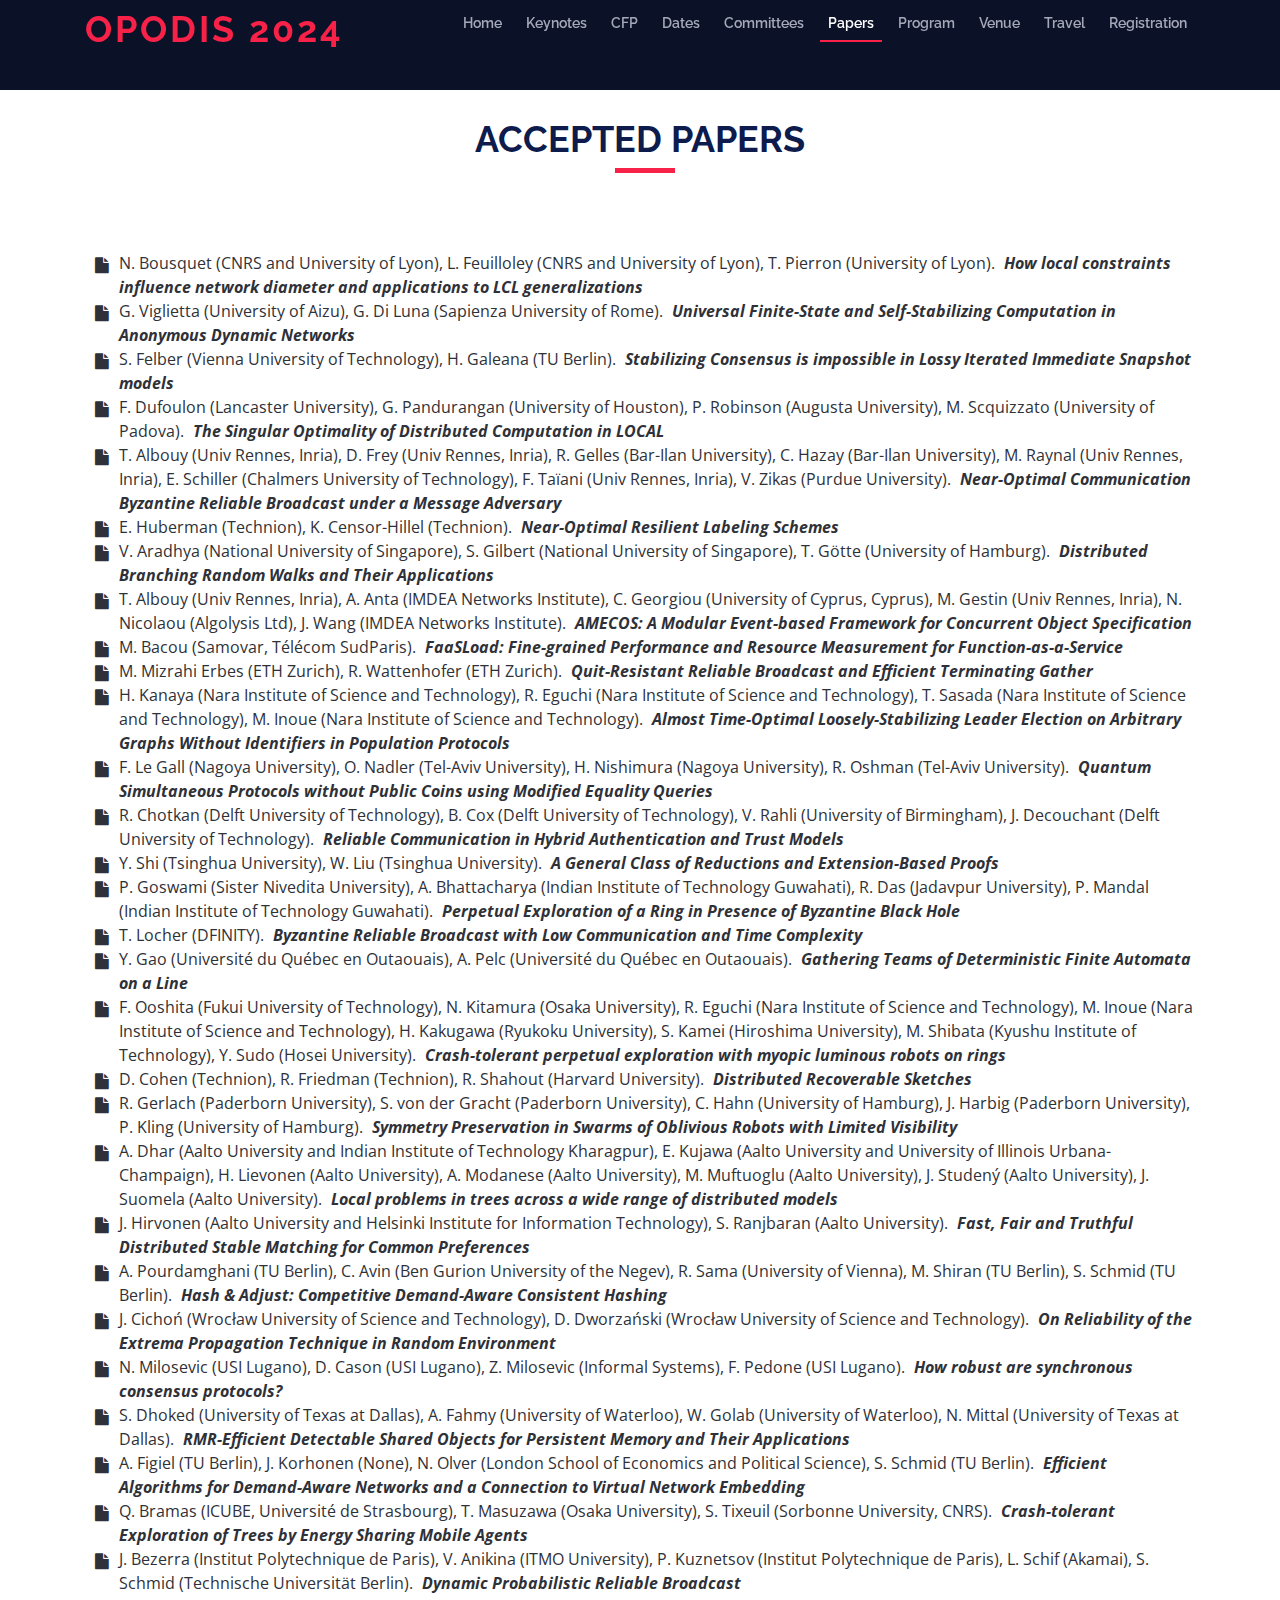
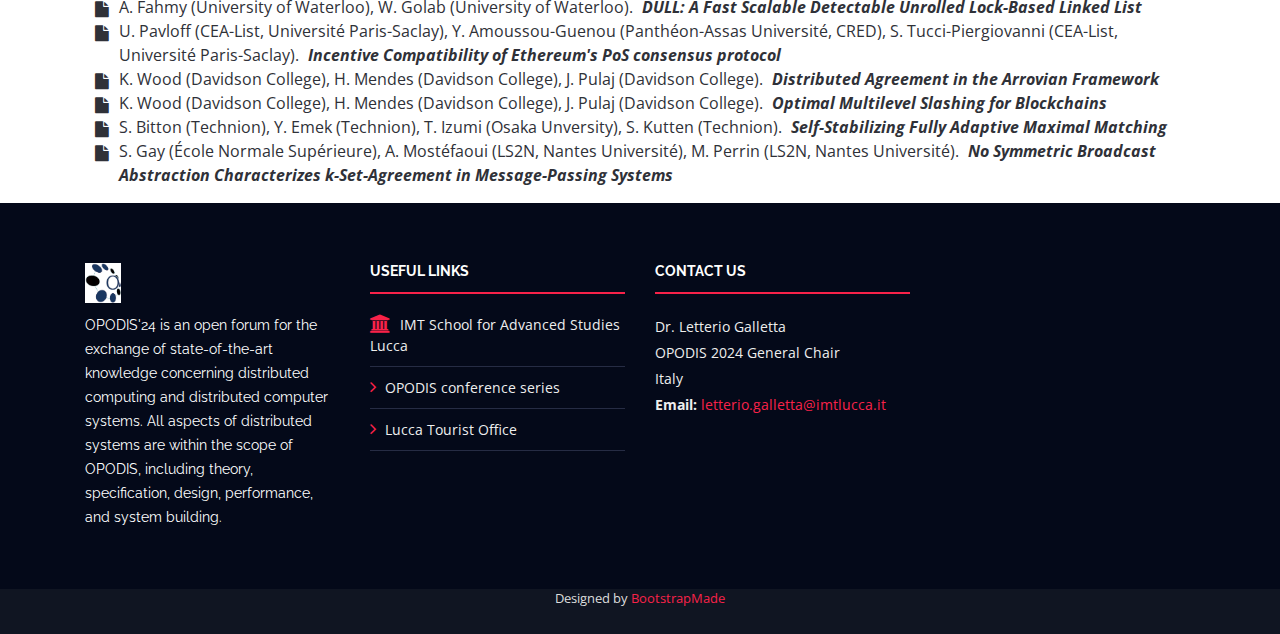
<file: accepted-papers.html>
<!DOCTYPE html>
<html lang="en">

<head>
  <meta charset="utf-8">
  <title>OPODIS 24 - The 28th International Conference on Principles of Distributed Systems</title>
  <meta content="width=device-width, initial-scale=1.0" name="viewport">
  <meta content="" name="keywords">
  <meta content="" name="description">

  <!-- Favicons -->
  <link href="img/favicon.png" rel="icon">
  <link href="img/apple-touch-icon.png" rel="apple-touch-icon">

  <!-- Google Fonts -->
  <link href="https://fonts.googleapis.com/css?family=Open+Sans:300,300i,400,400i,700,700i|Raleway:300,400,500,700,800" rel="stylesheet">

  <!-- Bootstrap CSS File -->
  <link href="lib/bootstrap/css/bootstrap.min.css" rel="stylesheet">

  <!-- Libraries CSS Files -->
  <link href="lib/font-awesome/css/font-awesome.min.css" rel="stylesheet">
  <link href="lib/animate/animate.min.css" rel="stylesheet">
  <link href="lib/venobox/venobox.css" rel="stylesheet">
  <link href="lib/owlcarousel/assets/owl.carousel.min.css" rel="stylesheet">

  <!-- Main Stylesheet File -->
  <link href="css/style.css" rel="stylesheet">

  <!-- =======================================================
    Theme Name: TheEvent
    Theme URL: https://bootstrapmade.com/theevent-conference-event-bootstrap-template/
    Author: BootstrapMade.com
    License: https://bootstrapmade.com/license/
  ======================================================= -->
</head>

<body>


  <!--==========================
    Header
  ============================-->
  <header id="header" class="noTrasparentHeader">
    <div class="container">

      <div id="logo" class="pull-left">
        <!-- Uncomment below if you prefer to use a text logo -->
        <h1><a href="index.html"><span>OPODIS 2024</span></a></h1>
        <!--a href="#intro" class="scrollto"><img src="img/logo-opodis.png" alt="" title=""></a-->
      </div>

      <nav id="nav-menu-container">
        <ul class="nav-menu">
          <li><a href="index.html#intro">Home</a></li>
           <!--li><a href="index.html#about">About</a></li-->
          <li><a href="index.html#speakers">Keynotes</a></li>
          <li><a href="cfp.html">CFP</a></li>
          <li><a href="cfp.html#dates">Dates</a></li>
          <li><a href="index.html#committees">Committees</a></li>
          <li class="menu-active"><a href="accepted-papers.html">Papers</a></li>
          <li><a href="program.html">Program</a></li> 
          <li><a href="index.html#venue">Venue</a></li> 
          <li><a href="index.html#travel">Travel</a></li>
          <!-- <li><a href="index.html#hotels">Hotels</a></li> -->
          <li><a href="index.html#subscribe">Registration</a></li>
          <!--<li><a href="index.html#supporters">Sponsors</a></li>
          <li><a href="index.html#contact">Contact</a></li-->
        </ul>
      </nav><!-- #nav-menu-container -->
    </div>
  </header><!-- #header -->
  <br/>
  
  <!-- <main id="main" class="main-page"> -->

    <!--==========================
      Speaker Details Section
    ============================-->
    <!--==========================
      Accepted Papers Section (in to_reuse)
    ============================-->
    <section id="accepted">
      <div class="container">
        <div class="section-header acceptedPapersLineTitle">
          <br>
          <h2 class="acceptedPapersMainTitle">Accepted Papers</h2>
  	  <!-- <p>All papers are <a href="https://www.dagstuhl.de/dagpub/opodis19/">openly accessible</a>.</p> -->
        </div>
	
        <ul class="fa-ul">
          <li><span class="fa-li"><i class="fa fa-file"></i></span>N. Bousquet (CNRS and University of Lyon), L. Feuilloley (CNRS and University of Lyon), T. Pierron (University of Lyon).
            <span class="title"><strong>How local constraints influence network diameter and applications to LCL generalizations</strong></span></li>
          <li><span class="fa-li"><i class="fa fa-file"></i></span>G. Viglietta (University of Aizu), G. Di Luna (Sapienza University of Rome).
          <span class="title"><strong>Universal Finite-State and Self-Stabilizing Computation in Anonymous Dynamic Networks</strong></span></li>
          <li><span class="fa-li"><i class="fa fa-file"></i></span>S. Felber (Vienna University of Technology), H. Galeana (TU Berlin).
          <span class="title"><strong>Stabilizing Consensus is impossible in Lossy Iterated Immediate Snapshot models</strong></span></li>
          <li><span class="fa-li"><i class="fa fa-file"></i></span>F. Dufoulon (Lancaster University), G. Pandurangan (University of Houston), P. Robinson (Augusta University), M. Scquizzato (University of Padova).
          <span class="title"><strong>The Singular Optimality of Distributed Computation in LOCAL</strong></span></li>
          <li><span class="fa-li"><i class="fa fa-file"></i></span>T. Albouy (Univ Rennes, Inria), D. Frey (Univ Rennes, Inria), R. Gelles (Bar-Ilan University), C. Hazay (Bar-Ilan University), M. Raynal (Univ Rennes, Inria), E. Schiller (Chalmers University of Technology), F. Taïani (Univ Rennes, Inria), V. Zikas (Purdue University).
          <span class="title"><strong>Near-Optimal Communication Byzantine Reliable Broadcast under a Message Adversary</strong></span></li>
          <li><span class="fa-li"><i class="fa fa-file"></i></span>E. Huberman (Technion), K. Censor-Hillel (Technion).
          <span class="title"><strong>Near-Optimal Resilient Labeling Schemes</strong></span></li>
          <li><span class="fa-li"><i class="fa fa-file"></i></span>V. Aradhya (National University of Singapore), S. Gilbert (National University of Singapore), T. Götte (University of Hamburg).
          <span class="title"><strong>Distributed Branching Random Walks and Their Applications</strong></span></li>
          <li><span class="fa-li"><i class="fa fa-file"></i></span>T. Albouy (Univ Rennes, Inria), A. Anta (IMDEA Networks Institute), C. Georgiou (University of Cyprus, Cyprus), M. Gestin (Univ Rennes, Inria), N. Nicolaou (Algolysis Ltd), J. Wang (IMDEA Networks Institute).
          <span class="title"><strong>AMECOS: A Modular Event-based Framework for Concurrent Object Specification</strong></span></li>
          <li><span class="fa-li"><i class="fa fa-file"></i></span>M. Bacou (Samovar, Télécom SudParis).
          <span class="title"><strong>FaaSLoad: Fine-grained Performance and Resource Measurement for Function-as-a-Service</strong></span></li>
          <li><span class="fa-li"><i class="fa fa-file"></i></span>M. Mizrahi Erbes (ETH Zurich), R. Wattenhofer (ETH Zurich).
          <span class="title"><strong>Quit-Resistant Reliable Broadcast and Efficient Terminating Gather</strong></span></li>
          <li><span class="fa-li"><i class="fa fa-file"></i></span>H. Kanaya (Nara Institute of Science and Technology), R. Eguchi (Nara Institute of Science and Technology), T. Sasada (Nara Institute of Science and Technology), M. Inoue (Nara Institute of Science and Technology).
          <span class="title"><strong>Almost Time-Optimal Loosely-Stabilizing Leader Election on Arbitrary Graphs Without Identifiers in Population Protocols</strong></span></li>
          <li><span class="fa-li"><i class="fa fa-file"></i></span>F. Le Gall (Nagoya University), O. Nadler (Tel-Aviv University), H. Nishimura (Nagoya University), R. Oshman (Tel-Aviv University).
          <span class="title"><strong>Quantum Simultaneous Protocols without Public Coins using Modified Equality Queries</strong></span></li>
          <li><span class="fa-li"><i class="fa fa-file"></i></span>R. Chotkan (Delft University of Technology), B. Cox (Delft University of Technology), V. Rahli (University of Birmingham), J. Decouchant (Delft University of Technology).
          <span class="title"><strong>Reliable Communication in Hybrid Authentication and Trust Models</strong></span></li>
          <li><span class="fa-li"><i class="fa fa-file"></i></span>Y. Shi (Tsinghua University), W. Liu (Tsinghua University).
          <span class="title"><strong>A General Class of Reductions and Extension-Based Proofs</strong></span></li>
          <li><span class="fa-li"><i class="fa fa-file"></i></span>P. Goswami (Sister Nivedita University), A. Bhattacharya (Indian Institute of Technology Guwahati), R. Das (Jadavpur University), P. Mandal (Indian Institute of Technology Guwahati).
          <span class="title"><strong>Perpetual Exploration of a Ring in Presence of Byzantine Black Hole</strong></span></li>
          <li><span class="fa-li"><i class="fa fa-file"></i></span>T. Locher (DFINITY).
          <span class="title"><strong>Byzantine Reliable Broadcast with Low Communication and Time Complexity</strong></span></li>
          <li><span class="fa-li"><i class="fa fa-file"></i></span>Y. Gao (Université du Québec en Outaouais), A. Pelc (Université du Québec en Outaouais).
          <span class="title"><strong>Gathering Teams of Deterministic Finite Automata on a Line</strong></span></li>
          <li><span class="fa-li"><i class="fa fa-file"></i></span>F. Ooshita (Fukui University of Technology), N. Kitamura (Osaka University), R. Eguchi (Nara Institute of Science and Technology), M. Inoue (Nara Institute of Science and Technology), H. Kakugawa (Ryukoku University), S. Kamei (Hiroshima University), M. Shibata (Kyushu Institute of Technology), Y. Sudo (Hosei University).
          <span class="title"><strong>Crash-tolerant perpetual exploration with myopic luminous robots on rings</strong></span></li>
          <li><span class="fa-li"><i class="fa fa-file"></i></span>D. Cohen (Technion), R. Friedman (Technion), R. Shahout (Harvard University).
          <span class="title"><strong>Distributed Recoverable Sketches</strong></span></li>
          <li><span class="fa-li"><i class="fa fa-file"></i></span>R. Gerlach (Paderborn University), S. von der Gracht (Paderborn University), C. Hahn (University of Hamburg), J. Harbig (Paderborn University), P. Kling (University of Hamburg).
          <span class="title"><strong>Symmetry Preservation in Swarms of Oblivious Robots with Limited Visibility</strong></span></li>
          <li><span class="fa-li"><i class="fa fa-file"></i></span>A. Dhar (Aalto University and Indian Institute of Technology Kharagpur), E. Kujawa (Aalto University and University of Illinois Urbana-Champaign), H. Lievonen (Aalto University), A. Modanese (Aalto University), M. Muftuoglu (Aalto University), J. Studený (Aalto University), J. Suomela (Aalto University).
            <span class="title"><strong>Local problems in trees across a wide range of distributed models</strong></span></li>
            <li><span class="fa-li"><i class="fa fa-file"></i></span>J. Hirvonen (Aalto University and Helsinki Institute for Information Technology), S. Ranjbaran (Aalto University).
              <span class="title"><strong>Fast, Fair and Truthful Distributed Stable Matching for Common Preferences</strong></span></li>
          <li><span class="fa-li"><i class="fa fa-file"></i></span>A. Pourdamghani (TU Berlin), C. Avin (Ben Gurion University of the Negev), R. Sama (University of Vienna), M. Shiran (TU Berlin), S. Schmid (TU Berlin).
          <span class="title"><strong>Hash & Adjust: Competitive Demand-Aware Consistent Hashing</strong></span></li>
          <li><span class="fa-li"><i class="fa fa-file"></i></span>J. Cichoń (Wrocław University of Science and Technology), D. Dworzański (Wrocław University of Science and Technology).
          <span class="title"><strong>On Reliability of the Extrema Propagation Technique in Random Environment</strong></span></li>
          <li><span class="fa-li"><i class="fa fa-file"></i></span>N. Milosevic (USI Lugano), D. Cason (USI Lugano), Z. Milosevic (Informal Systems), F. Pedone (USI Lugano).
          <span class="title"><strong>How robust are synchronous consensus protocols?</strong></span></li>
          <li><span class="fa-li"><i class="fa fa-file"></i></span>S. Dhoked (University of Texas at Dallas), A. Fahmy (University of Waterloo), W. Golab (University of Waterloo), N. Mittal (University of Texas at Dallas).
          <span class="title"><strong>RMR-Efficient Detectable Shared Objects for Persistent Memory and Their Applications</strong></span></li>
          <li><span class="fa-li"><i class="fa fa-file"></i></span>A. Figiel (TU Berlin), J. Korhonen (None), N. Olver (London School of Economics and Political Science), S. Schmid (TU Berlin).
          <span class="title"><strong>Efficient Algorithms for Demand-Aware Networks and a Connection to Virtual Network Embedding</strong></span></li>
          <li><span class="fa-li"><i class="fa fa-file"></i></span>Q. Bramas (ICUBE, Université de Strasbourg), T. Masuzawa (Osaka University), S. Tixeuil (Sorbonne University, CNRS).
            <span class="title"><strong>Crash-tolerant Exploration of Trees by Energy Sharing Mobile Agents</strong></span></li>
          <li><span class="fa-li"><i class="fa fa-file"></i></span>J. Bezerra (Institut Polytechnique de Paris), V. Anikina (ITMO University), P. Kuznetsov (Institut Polytechnique de Paris), L. Schif (Akamai), S. Schmid (Technische Universität Berlin).
          <span class="title"><strong>Dynamic Probabilistic Reliable Broadcast</strong></span></li>
          <li><span class="fa-li"><i class="fa fa-file"></i></span>A. Fahmy (University of Waterloo), W. Golab (University of Waterloo).
          <span class="title"><strong>DULL: A Fast Scalable Detectable Unrolled Lock-Based Linked List</strong></span></li>
          <li><span class="fa-li"><i class="fa fa-file"></i></span>U. Pavloff (CEA-List, Université Paris-Saclay), Y. Amoussou-Guenou (Panthéon-Assas Université, CRED), S. Tucci-Piergiovanni (CEA-List, Université Paris-Saclay).
          <span class="title"><strong>Incentive Compatibility of Ethereum's PoS consensus protocol</strong></span></li>
          <li><span class="fa-li"><i class="fa fa-file"></i></span>K. Wood (Davidson College), H. Mendes (Davidson College), J. Pulaj (Davidson College).
          <span class="title"><strong>Distributed Agreement in the Arrovian Framework</strong></span></li>
          <li><span class="fa-li"><i class="fa fa-file"></i></span>K. Wood (Davidson College), H. Mendes (Davidson College), J. Pulaj (Davidson College).
          <span class="title"><strong>Optimal Multilevel Slashing for Blockchains</strong></span></li>
          <li><span class="fa-li"><i class="fa fa-file"></i></span>S. Bitton (Technion), Y. Emek (Technion), T. Izumi (Osaka Unversity), S. Kutten (Technion).
          <span class="title"><strong>Self-Stabilizing Fully Adaptive Maximal Matching</strong></span></li>
          <li><span class="fa-li"><i class="fa fa-file"></i></span>S. Gay (École Normale Supérieure), A. Mostéfaoui (LS2N, Nantes Université), M. Perrin (LS2N, Nantes Université).
          <span class="title"><strong>No Symmetric Broadcast Abstraction Characterizes k-Set-Agreement in Message-Passing Systems</strong></span></li>
        </ul>
      </div>
    </section>

  </main>


  <!--==========================
    Footer
  ============================-->
  <footer id="footer">
    <div class="footer-top">
      <div class="container">
        <div class="row">

          <div class="col-lg-3 col-md-6 footer-info">
            <img src="img/logo-opodis.png" alt="OPODIS'24">
            <p>OPODIS'24 is an open forum for the exchange of state-of-the-art knowledge concerning distributed computing and distributed computer systems. All aspects of distributed systems are within the scope of OPODIS, including theory, specification, design, performance, and system building.</p>
          </div>

          <!--div class="col-lg-3 col-md-6 footer-links">
            <h4>Useful Links</h4>
            <ul>
              <li><i class="fa fa-angle-right"></i> <a href="#">Home</a></li>
              <li><i class="fa fa-angle-right"></i> <a href="#">About us</a></li>
              <li><i class="fa fa-angle-right"></i> <a href="#">Services</a></li>
              <li><i class="fa fa-angle-right"></i> <a href="#">Terms of service</a></li>
              <li><i class="fa fa-angle-right"></i> <a href="#">Privacy policy</a></li>
            </ul>
          </div-->

          <div class="col-lg-3 col-md-6 footer-links">
            <h4>Useful Links</h4>
            <ul>
              <li><i class="fa fa-university"></i> <a href="https://www.imtlucca.it/en">IMT School for Advanced Studies Lucca</a></li>
              <li><i class="fa fa-angle-right"></i> <a href="https://www.opodis.net">OPODIS conference series</a></li>
              <li><i class="fa fa-angle-right"></i> <a href="https://www.turismo.lucca.it/en">Lucca Tourist Office</a></li>
              <!--li><i class="fa fa-angle-right"></i> <a href="#">Terms of service</a></li-->
              <!--li><i class="fa fa-angle-right"></i> <a href="#">Privacy policy</a></li-->
            </ul>
          </div>

          <div class="col-lg-3 col-md-6 footer-contact">
            <h4>Contact Us</h4>
            <p>
              Dr. Letterio Galletta<br>
              OPODIS 2024 General Chair<br>
              Italy<br>
              <strong>Email:</strong> <a href="mailto:letterio.galletta@imtlucca.it">letterio.galletta@imtlucca.it</a><br>
            </p>
            <!--
            <div class="social-links">
              <a href="#" class="twitter"><i class="fa fa-twitter"></i></a>
              <a href="#" class="facebook"><i class="fa fa-facebook"></i></a>
              <a href="#" class="instagram"><i class="fa fa-instagram"></i></a>
              <a href="#" class="google-plus"><i class="fa fa-google-plus"></i></a>
              <a href="#" class="linkedin"><i class="fa fa-linkedin"></i></a>
            </div>
            -->
          </div>

        </div>
      </div>
    </div>

    <div class="container">
      <!--div class="copyright">
        &copy; Copyright <strong>TheEvent</strong>. All Rights Reserved
      </div-->
      <div class="credits">
        <!--
          All the links in the footer should remain intact.
          You can delete the links only if you purchased the pro version.
          Licensing information: https://bootstrapmade.com/license/
          Purchase the pro version with working PHP/AJAX contact form: https://bootstrapmade.com/buy/?theme=TheEvent
        -->
        Designed by <a href="https://bootstrapmade.com/">BootstrapMade</a>
      </div>
    </div>
  </footer><!-- #footer -->

  <a href="#" class="back-to-top"><i class="fa fa-angle-up"></i></a>

  <!-- JavaScript Libraries -->
  <script src="lib/jquery/jquery.min.js"></script>
  <script src="lib/jquery/jquery-migrate.min.js"></script>
  <script src="lib/bootstrap/js/bootstrap.bundle.min.js"></script>
  <script src="lib/easing/easing.min.js"></script>
  <script src="lib/superfish/hoverIntent.js"></script>
  <script src="lib/superfish/superfish.min.js"></script>
  <script src="lib/wow/wow.min.js"></script>
  <script src="lib/venobox/venobox.min.js"></script>
  <script src="lib/owlcarousel/owl.carousel.min.js"></script>

  <!-- Contact Form JavaScript File -->
  <script src="contactform/contactform.js"></script>

  <!-- Template Main Javascript File -->
  <script src="js/main.js"></script>
</body>

</html>
</file>
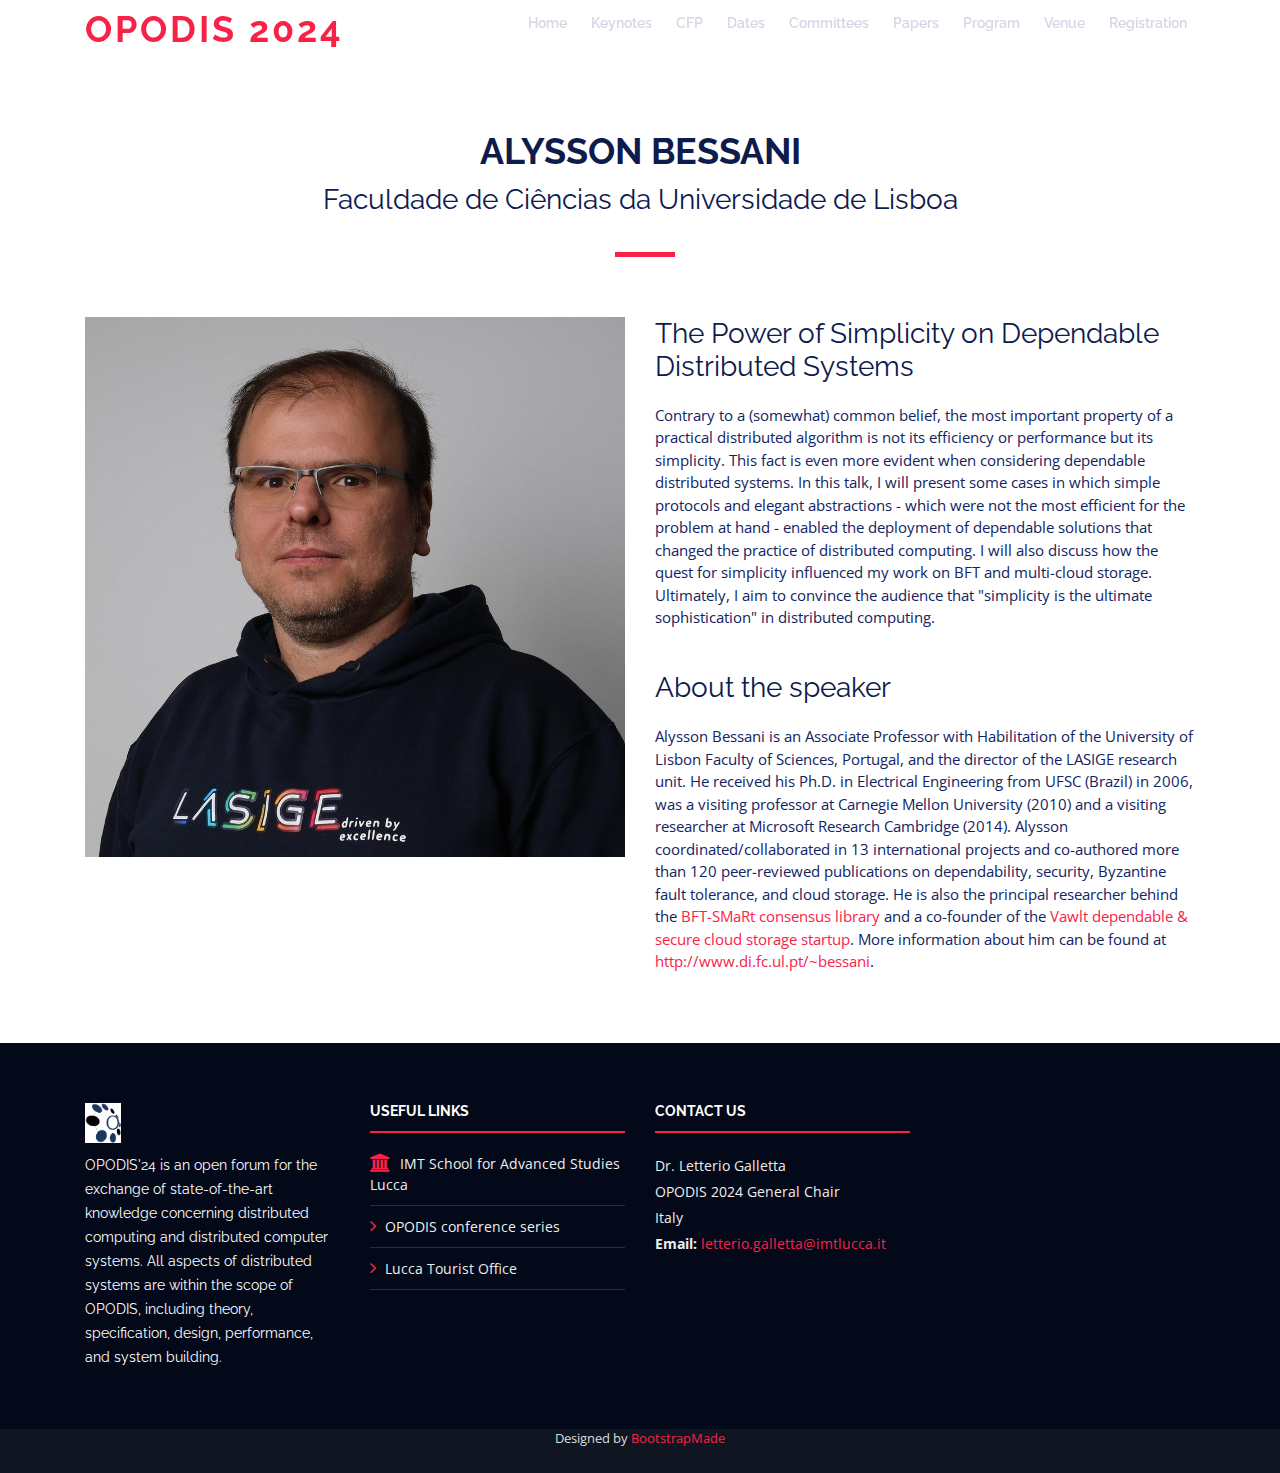
<file: bessani.html>
<!DOCTYPE html>
<html lang="en">

<head>
  <meta charset="utf-8">
  <title>OPODIS 24 - The 28th International Conference on Principles of Distributed Systems</title>
  <meta content="width=device-width, initial-scale=1.0" name="viewport">
  <meta content="" name="keywords">
  <meta content="" name="description">

  <!-- Favicons -->
  <link href="img/favicon.png" rel="icon">
  <link href="img/apple-touch-icon.png" rel="apple-touch-icon">

  <!-- Google Fonts -->
  <link href="https://fonts.googleapis.com/css?family=Open+Sans:300,300i,400,400i,700,700i|Raleway:300,400,500,700,800" rel="stylesheet">

  <!-- Bootstrap CSS File -->
  <link href="lib/bootstrap/css/bootstrap.min.css" rel="stylesheet">

  <!-- Libraries CSS Files -->
  <link href="lib/font-awesome/css/font-awesome.min.css" rel="stylesheet">
  <link href="lib/animate/animate.min.css" rel="stylesheet">
  <link href="lib/venobox/venobox.css" rel="stylesheet">
  <link href="lib/owlcarousel/assets/owl.carousel.min.css" rel="stylesheet">

  <!-- Main Stylesheet File -->
  <link href="css/style.css" rel="stylesheet">

  <!-- =======================================================
    Theme Name: TheEvent
    Theme URL: https://bootstrapmade.com/theevent-conference-event-bootstrap-template/
    Author: BootstrapMade.com
    License: https://bootstrapmade.com/license/
  ======================================================= -->
</head>


  <!--==========================
    Header
  ============================-->
  <header id="header">
    <div class="container">

      <div id="logo" class="pull-left">
        <!-- Uncomment below if you prefer to use a text logo -->
        <h1><a href="index.html"><span>OPODIS 2024</span></a></h1>
        <!--a href="#intro" class="scrollto"><img src="img/logo-opodis.png" alt="" title=""></a-->
      </div>

      <nav id="nav-menu-container">
        <ul class="nav-menu">
          <li><a href="index.html#intro">Home</a></li>
           <!--li><a href="index.html#about">About</a></li-->
          <li><a href="index.html#speakers">Keynotes</a></li>
          <li><a href="cfp.html">CFP</a></li>
          <li><a href="cfp.html#dates">Dates</a></li>
          <li><a href="index.html#committees">Committees</a></li>
          <li><a href="accepted-papers.html">Papers</a></li>
          <li><a href="program.html">Program</a></li>
          <li><a href="index.html#venue">Venue</a></li>
          <!--<li><a href="index.html#travel">Travel</a></li>
          <li><a href="index.html#hotels">Hotels</a></li> -->
          <li><a href="index.html#subscribe">Registration</a></li>
          <!--<li><a href="index.html#supporters">Sponsors</a></li>
          <li><a href="index.html#contact">Contact</a></li-->
        </ul>
      </nav><!-- #nav-menu-container -->
    </div>
  </header><!-- #header -->

  <main id="main" class="main-page">

    <!--==========================
      Speaker Details Section
    ============================-->
    <section id="speakers-details" class="wow fadeIn">
      <div class="container">
        <div class="section-header">
          <h2>Alysson Bessani</h2> 
          <h3 class="subtitleBioUniversity">Faculdade de Ciências da Universidade de Lisboa</h3>
          <!-- <p>18 December 2019, Room ALG, 9:20am</p> -->
        </div> <!--(date here, title to be announced) -->

        <div class="row">
          <div class="col-md-6">
            <img src="img/speakers/bessani.jpg" alt="Alysson Bessani, Sorbonne Université" class="img-fluid">
          </div>

          <div class="col-md-6">
            <div class="details">
              <h3>The Power of Simplicity on Dependable Distributed Systems</h3>
              <p>Contrary to a (somewhat) common belief, the most important property of a practical distributed algorithm is not its efficiency or performance but its simplicity. This fact is even more evident when considering dependable distributed systems. In this talk, I will present some cases in which simple protocols and elegant abstractions - which were not the most efficient for the problem at hand - enabled the deployment of dependable solutions that changed the practice of distributed computing. I will also discuss how the quest for simplicity influenced my work on BFT and multi-cloud storage. Ultimately, I aim to convince the audience that "simplicity is the ultimate sophistication" in distributed computing.
              </p>
              <p>&nbsp;</p>
              <h3>About the speaker</h3>


              <p>
                Alysson Bessani is an Associate Professor with Habilitation of the University of Lisbon Faculty of Sciences, Portugal, and the director of the LASIGE research unit. He received his Ph.D. in Electrical Engineering from UFSC (Brazil) in 2006, was a visiting professor at Carnegie Mellon University (2010) and a visiting researcher at Microsoft Research Cambridge (2014). Alysson coordinated/collaborated in 13 international projects and co-authored more than 120 peer-reviewed publications on dependability, security, Byzantine fault tolerance, and cloud storage. He is also the principal researcher behind the <a href="http://bft-smart.github.io/library/">BFT-SMaRt consensus library</a> and a co-founder of the <a href="https://vawlt.io">Vawlt dependable & secure cloud storage startup</a>. More information about him can be found at <a href="http://www.di.fc.ul.pt/~bessani">http://www.di.fc.ul.pt/~bessani</a>.
              </p>

          
            </div>
          </div>
          
        </div>
      </div>

    </section>

  </main>


  <!--==========================
    Footer
  ============================-->
  <footer id="footer">
    <div class="footer-top">
      <div class="container">
        <div class="row">

          <div class="col-lg-3 col-md-6 footer-info">
            <img src="img/logo-opodis.png" alt="OPODIS'24">
            <p>OPODIS'24 is an open forum for the exchange of state-of-the-art knowledge concerning distributed computing and distributed computer systems. All aspects of distributed systems are within the scope of OPODIS, including theory, specification, design, performance, and system building.</p>
          </div>

          <!--div class="col-lg-3 col-md-6 footer-links">
            <h4>Useful Links</h4>
            <ul>
              <li><i class="fa fa-angle-right"></i> <a href="#">Home</a></li>
              <li><i class="fa fa-angle-right"></i> <a href="#">About us</a></li>
              <li><i class="fa fa-angle-right"></i> <a href="#">Services</a></li>
              <li><i class="fa fa-angle-right"></i> <a href="#">Terms of service</a></li>
              <li><i class="fa fa-angle-right"></i> <a href="#">Privacy policy</a></li>
            </ul>
          </div-->

          <div class="col-lg-3 col-md-6 footer-links">
            <h4>Useful Links</h4>
            <ul>
              <li><i class="fa fa-university"></i> <a href="https://www.imtlucca.it/en">IMT School for Advanced Studies Lucca</a></li>
              <li><i class="fa fa-angle-right"></i> <a href="https://www.opodis.net">OPODIS conference series</a></li>
              <li><i class="fa fa-angle-right"></i> <a href="https://www.turismo.lucca.it/en">Lucca Tourist Office</a></li>
              <!--li><i class="fa fa-angle-right"></i> <a href="#">Terms of service</a></li-->
              <!--li><i class="fa fa-angle-right"></i> <a href="#">Privacy policy</a></li-->
            </ul>
          </div>

          <div class="col-lg-3 col-md-6 footer-contact">
            <h4>Contact Us</h4>
            <p>
              Dr. Letterio Galletta<br>
              OPODIS 2024 General Chair<br>
              Italy<br>
              <strong>Email:</strong> <a href="mailto:letterio.galletta@imtlucca.it">letterio.galletta@imtlucca.it</a><br>
            </p>
            <!--
            <div class="social-links">
              <a href="#" class="twitter"><i class="fa fa-twitter"></i></a>
              <a href="#" class="facebook"><i class="fa fa-facebook"></i></a>
              <a href="#" class="instagram"><i class="fa fa-instagram"></i></a>
              <a href="#" class="google-plus"><i class="fa fa-google-plus"></i></a>
              <a href="#" class="linkedin"><i class="fa fa-linkedin"></i></a>
            </div>
            -->
          </div>

        </div>
      </div>
    </div>

    <div class="container">
      <!--div class="copyright">
        &copy; Copyright <strong>TheEvent</strong>. All Rights Reserved
      </div-->
      <div class="credits">
        <!--
          All the links in the footer should remain intact.
          You can delete the links only if you purchased the pro version.
          Licensing information: https://bootstrapmade.com/license/
          Purchase the pro version with working PHP/AJAX contact form: https://bootstrapmade.com/buy/?theme=TheEvent
        -->
        Designed by <a href="https://bootstrapmade.com/">BootstrapMade</a>
      </div>
    </div>
  </footer><!-- #footer -->

  <a href="#" class="back-to-top"><i class="fa fa-angle-up"></i></a>

  <!-- JavaScript Libraries -->
  <script src="lib/jquery/jquery.min.js"></script>
  <script src="lib/jquery/jquery-migrate.min.js"></script>
  <script src="lib/bootstrap/js/bootstrap.bundle.min.js"></script>
  <script src="lib/easing/easing.min.js"></script>
  <script src="lib/superfish/hoverIntent.js"></script>
  <script src="lib/superfish/superfish.min.js"></script>
  <script src="lib/wow/wow.min.js"></script>
  <script src="lib/venobox/venobox.min.js"></script>
  <script src="lib/owlcarousel/owl.carousel.min.js"></script>

  <!-- Contact Form JavaScript File -->
  <script src="contactform/contactform.js"></script>

  <!-- Template Main Javascript File -->
  <script src="js/main.js"></script>
</body>

</html>
</file>
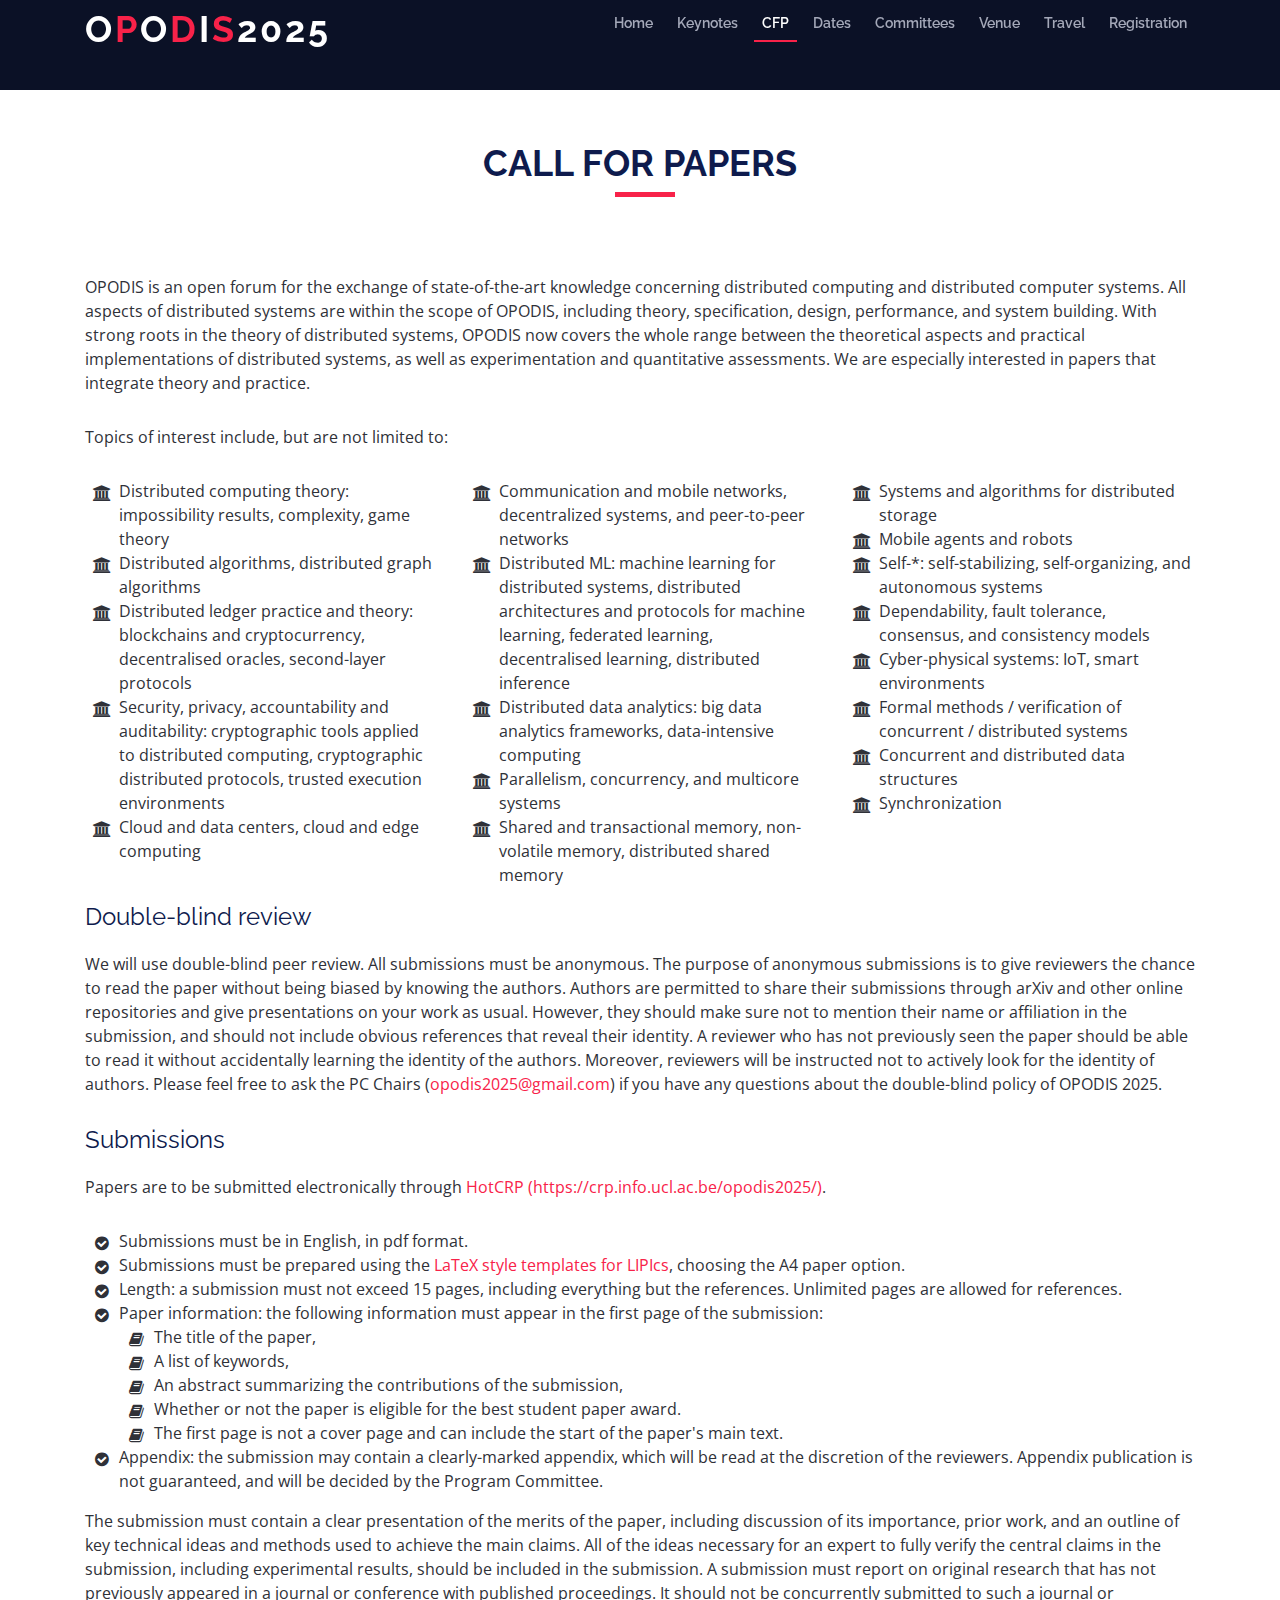
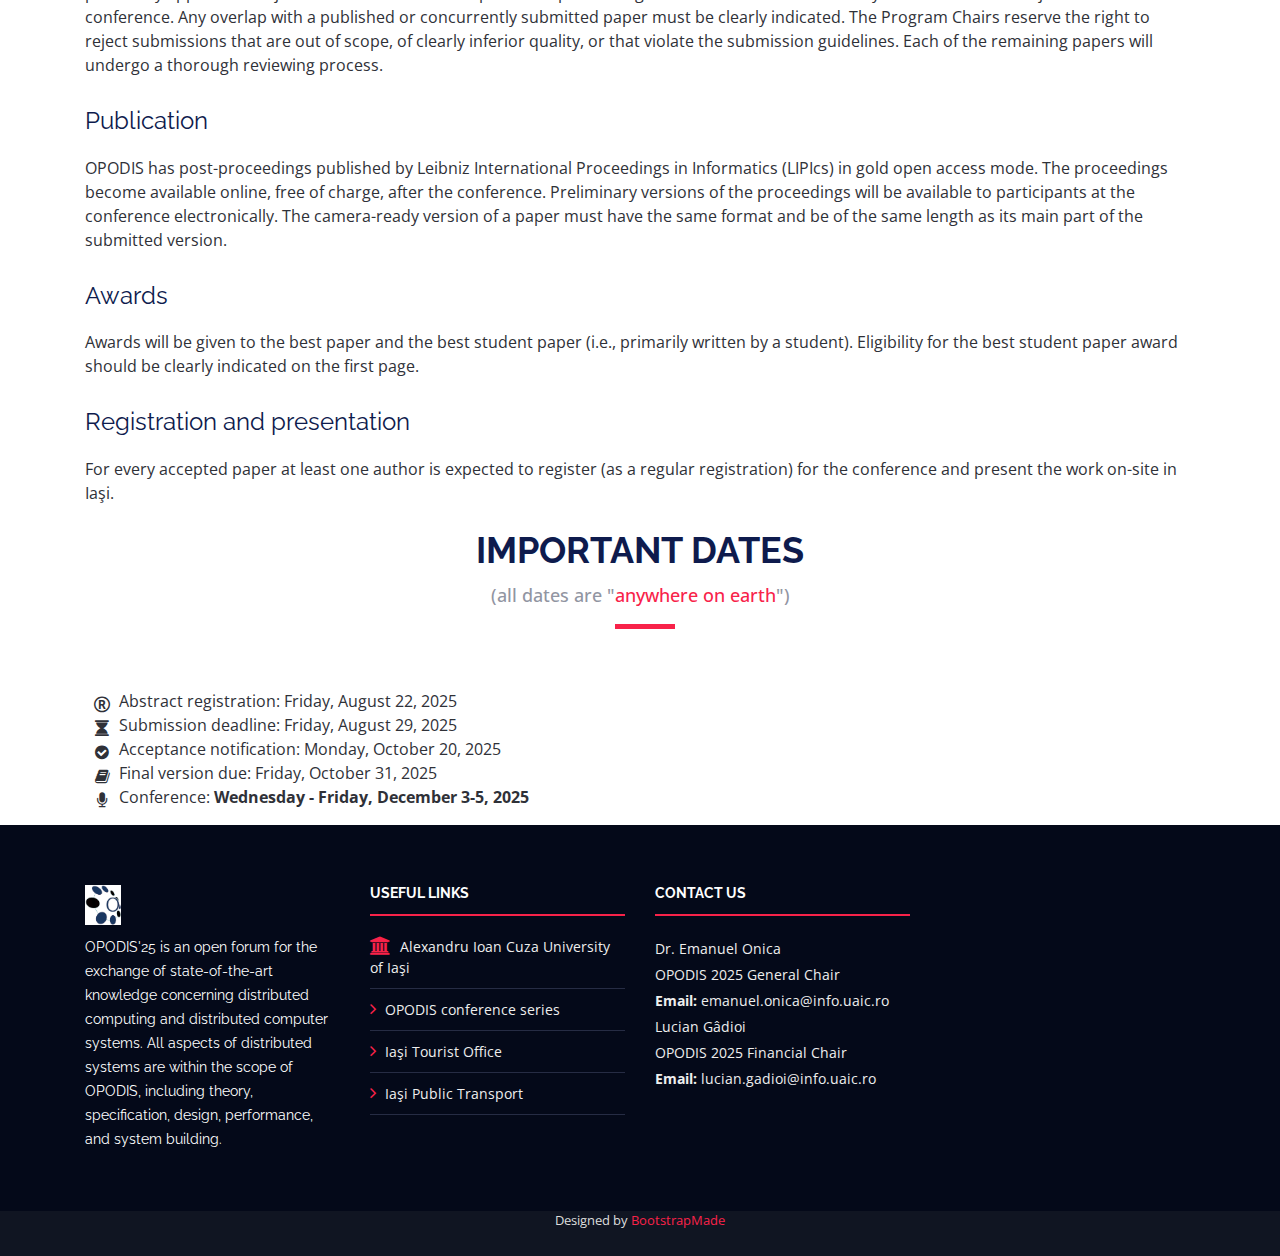
<file: cfp.html>
<!DOCTYPE html>
<html lang="en">

<head>
  <meta charset="utf-8">
  <title>OPODIS 25 - The 29th International Conference on Principles of Distributed Systems</title>
  <meta content="width=device-width, initial-scale=1.0" name="viewport">
  <meta content="" name="keywords">
  <meta content="" name="description">

  <!-- Favicons -->
  <link href="img/favicon.png" rel="icon">
  <link href="img/apple-touch-icon.png" rel="apple-touch-icon">

  <!-- Google Fonts -->
  <link href="https://fonts.googleapis.com/css?family=Open+Sans:300,300i,400,400i,700,700i|Raleway:300,400,500,700,800" rel="stylesheet">

  <!-- Bootstrap CSS File -->
  <link href="lib/bootstrap/css/bootstrap.min.css" rel="stylesheet">

  <!-- Libraries CSS Files -->
  <link href="lib/font-awesome/css/font-awesome.min.css" rel="stylesheet">
  <link href="lib/animate/animate.min.css" rel="stylesheet">
  <link href="lib/venobox/venobox.css" rel="stylesheet">
  <link href="lib/owlcarousel/assets/owl.carousel.min.css" rel="stylesheet">

  <!-- Main Stylesheet File -->
  <link href="css/style.css" rel="stylesheet">

  <!-- =======================================================
    Theme Name: TheEvent
    Theme URL: https://bootstrapmade.com/theevent-conference-event-bootstrap-template/
    Author: BootstrapMade.com
    License: https://bootstrapmade.com/license/
  ======================================================= -->
</head>

<body>


  <!--==========================
    Header
  ============================-->
  <header class="noTrasparentHeader" id="header">
    <div class="container">

      <div id="logo" class="pull-left">
        <!-- Uncomment below if you prefer to use a text logo -->
        <h1><a href="#main">O<span>P</span>O<span>D</span>I<span>S</span>2025</a></h1>
        <!--a href="#intro" class="scrollto"><img src="img/logo-opodis.png" alt="" title=""></a-->
      </div>

      <nav id="nav-menu-container">
        <ul class="nav-menu">
          <li><a href="index.html">Home</a></li>
           <!--li><a href="index.html#about">About</a></li-->
          <li><a href="index.html#speakers">Keynotes</a></li>
          <li class="menu-active"><a href="cfp.html">CFP</a></li>
          <li><a href="cfp.html#dates">Dates</a></li>
          <li><a href="index.html#committees">Committees</a></li>
          <!--<li><a href="accepted-papers.html">Papers</a></li>
          <li><a href="program.html">Program</a></li>-->
          <li><a href="index.html#venue">Venue</a></li>
          <li><a href="index.html#travel">Travel</a></li>
          <!-- <li><a href="#hotels">Hotels</a></li> -->
          <li><a href="index.html#subscribe">Registration</a></li>
          <!--<li><a href="#supporters">Sponsors</a></li>-->
          <!--li><a href="#contact">Contact</a></li-->
          <!--li class="#registration"><a href="#registration">Registration</a></li-->
        </ul>
      </nav><!-- #nav-menu-container -->
    </div>
  </header><!-- #header -->
  <br/>
  <br/>
  <!-- <main id="main" class="main-page"> -->

    <!--==========================
      CFP Section
    ============================-->
    <section id="cfp">
      <div class="container">
        <div class="section-header cfpLineTitle">
          <br>
          <h2 class="cfpMainTitle">Call for Papers</h2>
        </div>

        <div class="row">
          <div class="col-lg-12">
            <p>
              OPODIS is an open forum for the exchange of state-of-the-art knowledge concerning distributed computing and distributed computer systems. All aspects of distributed systems are within the scope of OPODIS, including theory, specification, design, performance, and system building. With strong roots in the theory of distributed systems, OPODIS now covers the whole range between the theoretical aspects and practical implementations of distributed systems, as well as experimentation and quantitative assessments. We are especially interested in papers that integrate theory and practice.
            </p>
            <p>
              Topics of interest include, but are not limited to:
            </p>
          </div>
          <div class="col-lg-4">
            <ul class="fa-ul">
              <li><span class="fa-li"><i class="fa fa-university"></i></span>Distributed computing theory: impossibility results, complexity, game theory</li>
              <li><span class="fa-li"><i class="fa fa-university"></i></span>Distributed algorithms, distributed graph algorithms</li>
              <li><span class="fa-li"><i class="fa fa-university"></i></span>Distributed ledger practice and theory: blockchains and cryptocurrency, decentralised oracles, second-layer protocols</li>
              <li><span class="fa-li"><i class="fa fa-university"></i></span>Security, privacy, accountability and auditability: cryptographic tools applied to distributed computing, cryptographic distributed protocols, trusted execution environments</li>
              <li><span class="fa-li"><i class="fa fa-university"></i></span>Cloud and data centers, cloud and edge computing</li>
            </ul>
          </div>
          <div class="col-lg-4">
            <ul class="fa-ul">
              <li><span class="fa-li"><i class="fa fa-university"></i></span>Communication and mobile networks, decentralized systems, and peer-to-peer networks</li>
              <li><span class="fa-li"><i class="fa fa-university"></i></span>Distributed ML: machine learning for distributed systems, distributed architectures and protocols for machine learning, federated learning, decentralised learning, distributed inference</li>
              <li><span class="fa-li"><i class="fa fa-university"></i></span>Distributed data analytics: big data analytics frameworks, data-intensive computing</li>
              <li><span class="fa-li"><i class="fa fa-university"></i></span>Parallelism, concurrency, and multicore systems</li>
              <li><span class="fa-li"><i class="fa fa-university"></i></span>Shared and transactional memory, non-volatile memory, distributed shared memory</li>

            </ul>
          </div>
          <div class="col-lg-4">
            <ul class="fa-ul">
              <li><span class="fa-li"><i class="fa fa-university"></i></span>Systems and algorithms for distributed storage</li>
              <li><span class="fa-li"><i class="fa fa-university"></i></span>Mobile agents and robots</li>
              <li><span class="fa-li"><i class="fa fa-university"></i></span>Self-*: self-stabilizing, self-organizing, and autonomous systems</li>
              <li><span class="fa-li"><i class="fa fa-university"></i></span>Dependability, fault tolerance, consensus, and consistency models</li>
              <li><span class="fa-li"><i class="fa fa-university"></i></span>Cyber-physical systems: IoT, smart environments</li>
              <li><span class="fa-li"><i class="fa fa-university"></i></span>Formal methods / verification of concurrent / distributed systems</li>
              <li><span class="fa-li"><i class="fa fa-university"></i></span>Concurrent and distributed data structures</li>
              <li><span class="fa-li"><i class="fa fa-university"></i></span>Synchronization</li>
            </ul>
          </div>

        </div>
        <h4>Double-blind review</h4>
        <p>
          We will use double-blind peer review. All submissions must be anonymous. The purpose of anonymous submissions is to give reviewers the chance to read the paper without being biased by knowing the authors. 
          Authors are permitted to share their submissions through arXiv and other online repositories and give presentations on your work as usual. 
          However, they should make sure not to mention their name or affiliation in the submission, and should not include obvious references that reveal their identity. 
          A reviewer who has not previously seen the paper should be able to read it without accidentally learning the identity of the authors. 
          Moreover, reviewers will be instructed not to actively look for the identity of authors. 
          Please feel free to ask the PC Chairs (<a href="mailto:opodis2025@gmail.com">opodis2025@gmail.com</a>) if you have any questions about the double-blind policy of OPODIS 2025.
        </p>
        <h4>Submissions</h4>
        <p>
          Papers are to be submitted electronically through <a href="https://crp.info.ucl.ac.be/opodis2025/">HotCRP (https://crp.info.ucl.ac.be/opodis2025/)</a>.
          <div>
            <ul class="fa-ul">
              <li><span class="fa-li"><i class="fa fa-check-circle"></i></span>Submissions must be in English, in pdf format.</li>
              <li><span class="fa-li"><i class="fa fa-check-circle"></i></span>Submissions must be prepared using the <a href="https://submission.dagstuhl.de/series/details/5#author">LaTeX style templates for LIPIcs</a>, choosing the A4 paper option.</li>
              <li><span class="fa-li"><i class="fa fa-check-circle"></i></span>Length: a submission must not exceed 15 pages, including everything but the references. Unlimited pages are allowed for references.</li>
              <li><span class="fa-li"><i class="fa fa-check-circle"></i></span>Paper information: the following information must appear in the first page of the submission: </li>
              <ul class="fa-ul">
                <li><span class="fa-li"><i class="fa fa-book"></i></span>The title of the paper,</li>
                <li><span class="fa-li"><i class="fa fa-book"></i></span>A list of keywords,</li>
                <li><span class="fa-li"><i class="fa fa-book"></i></span>An abstract summarizing the contributions of the submission,</li>
                <li><span class="fa-li"><i class="fa fa-book"></i></span>Whether or not the paper is eligible for the best student paper award.</li>
                <li><span class="fa-li"><i class="fa fa-book"></i></span>The first page is not a cover page and can include the start of the paper's main text.</li>
              </ul>
              <li><span class="fa-li"><i class="fa fa-check-circle"></i></span>Appendix: the submission may contain a clearly-marked appendix, which will be read at the discretion of the reviewers. Appendix publication is not guaranteed, and will be decided by the Program Committee.</li>
            </ul>
          </div>
          
          The submission must contain a clear presentation of the merits of the paper, including discussion of its importance, prior work, and an outline of key technical ideas and methods used to achieve the main claims. 
          All of the ideas necessary for an expert to fully verify the central claims in the submission, including experimental results, should be included in the submission. 
          A submission must report on original research that has not previously appeared in a journal or conference with published proceedings. It should not be concurrently submitted to such a journal or conference. 
          Any overlap with a published or concurrently submitted paper must be clearly indicated. The Program Chairs reserve the right to reject submissions that are out of scope, of clearly inferior quality, or that violate the submission guidelines. 
          Each of the remaining papers will undergo a thorough reviewing process.
          
        </p>
        <h4>Publication</h4>
        <p>
          OPODIS has post-proceedings published by Leibniz International Proceedings in Informatics (LIPIcs) in gold open access mode. The proceedings become available online, free of charge, after the conference. 
          Preliminary versions of the proceedings will be available to participants at the conference electronically. The camera-ready version of a paper must have the same format and be of the same length as its main part of the submitted version.
        </p>
        <h4>Awards</h4>
        <p>
          Awards will be given to the best paper and the best student paper (i.e., primarily written by a student). Eligibility for the best student paper award should be clearly indicated on the first page.
        </p>
        <h4>Registration and presentation</h4>
        For every accepted paper at least one author is expected to register (as a regular registration) for the conference and present the work on-site in Iaşi.
      </div>
    </section>

    <!--==========================
      Dates Section
    ============================-->
    <section id="dates">
      <div class="container">
        <div class="section-header">
          <br>
          <h2>Important Dates</h2>
          <p> (all dates are "<a href="https://time.is/Anywhere_on_Earth">anywhere on earth</a>")</p>
        </div>
        <div class="row">
          <div class="col-lg-12">

            <ul class="fa-ul">
              <li><span class="fa-li"><i class="fa fa-registered"></i></span>Abstract registration: Friday, August 22, 2025</li>
              <li><span class="fa-li"><i class="fa fa-hourglass"></i></span>Submission deadline: Friday, August 29, 2025</li>
              <li><span class="fa-li"><i class="fa fa-check-circle"></i></span>Acceptance notification: Monday, October 20, 2025</li>
              <li><span class="fa-li"><i class="fa fa-book"></i></span>Final version due: Friday, October 31, 2025</li>
              <li><span class="fa-li"><i class="fa fa-microphone"></i></span>Conference: <b>Wednesday - Friday, December 3-5, 2025</b></li>
            </ul>
          </div>
        </div>
      </div>
    </section>

  </main>


  <!--==========================
    Footer
  ============================-->
  <footer id="footer">
    <div class="footer-top">
      <div class="container">
        <div class="row">

          <div class="col-lg-3 col-md-6 footer-info">
            <img src="img/logo-opodis.png" alt="OPODIS'25">
            <p>OPODIS'25 is an open forum for the exchange of state-of-the-art knowledge concerning distributed computing and distributed computer systems. All aspects of distributed systems are within the scope of OPODIS, including theory, specification, design, performance, and system building.</p>
          </div>

          <!--div class="col-lg-3 col-md-6 footer-links">
            <h4>Useful Links</h4>
            <ul>
              <li><i class="fa fa-angle-right"></i> <a href="#">Home</a></li>
              <li><i class="fa fa-angle-right"></i> <a href="#">About us</a></li>
              <li><i class="fa fa-angle-right"></i> <a href="#">Services</a></li>
              <li><i class="fa fa-angle-right"></i> <a href="#">Terms of service</a></li>
              <li><i class="fa fa-angle-right"></i> <a href="#">Privacy policy</a></li>
            </ul>
          </div-->

          <div class="col-lg-3 col-md-6 footer-links">
            <h4>Useful Links</h4>
            <ul>
              <li><i class="fa fa-university"></i> <a href="https://www.uaic.ro/en/">Alexandru Ioan Cuza University of Iaşi</a></li>
              <li><i class="fa fa-angle-right"></i> <a href="https://www.opodis.net">OPODIS conference series</a></li>
              <li><i class="fa fa-angle-right"></i> <a href="https://www.turism-iasi.ro/en/home-en/">Iaşi Tourist Office</a></li>
              <li><i class="fa fa-angle-right"></i> <a href="https://sctpiasi.ro/en/routes/touristic">Iaşi Public Transport</a></li>
              <!--li><i class="fa fa-angle-right"></i> <a href="#">Privacy policy</a></li-->
            </ul>
          </div>

          <div class="col-lg-3 col-md-6 footer-contact">
            <h4>Contact Us</h4>
            <p>
              Dr. Emanuel Onica<br/>
              OPODIS 2025 General Chair<br/>
              <strong>Email:</strong> emanuel.onica@info.uaic.ro<br/>
	            Lucian Gâdioi<br/>
	            OPODIS 2025 Financial Chair<br/>
	            <strong>Email:</strong> lucian.gadioi@info.uaic.ro<br/>
            </p>
            <!--
            <div class="social-links">
              <a href="#" class="twitter"><i class="fa fa-twitter"></i></a>
              <a href="#" class="facebook"><i class="fa fa-facebook"></i></a>
              <a href="#" class="instagram"><i class="fa fa-instagram"></i></a>
              <a href="#" class="google-plus"><i class="fa fa-google-plus"></i></a>
              <a href="#" class="linkedin"><i class="fa fa-linkedin"></i></a>
            </div>
            -->
          </div>

        </div>
      </div>
    </div>

    <div class="container">
      <!--div class="copyright">
        &copy; Copyright <strong>TheEvent</strong>. All Rights Reserved
      </div-->
      <div class="credits">
        <!--
          All the links in the footer should remain intact.
          You can delete the links only if you purchased the pro version.
          Licensing information: https://bootstrapmade.com/license/
          Purchase the pro version with working PHP/AJAX contact form: https://bootstrapmade.com/buy/?theme=TheEvent
        -->
        Designed by <a href="https://bootstrapmade.com/">BootstrapMade</a>
      </div>
    </div>
  </footer><!-- #footer -->

  <a href="#" class="back-to-top"><i class="fa fa-angle-up"></i></a>

  <!-- JavaScript Libraries -->
  <script src="lib/jquery/jquery.min.js"></script>
  <script src="lib/jquery/jquery-migrate.min.js"></script>
  <script src="lib/bootstrap/js/bootstrap.bundle.min.js"></script>
  <script src="lib/easing/easing.min.js"></script>
  <script src="lib/superfish/hoverIntent.js"></script>
  <script src="lib/superfish/superfish.min.js"></script>
  <script src="lib/wow/wow.min.js"></script>
  <script src="lib/venobox/venobox.min.js"></script>
  <script src="lib/owlcarousel/owl.carousel.min.js"></script>

  <!-- Contact Form JavaScript File -->
  <script src="contactform/contactform.js"></script>

  <!-- Template Main Javascript File -->
  <script src="js/main.js"></script>
</body>

</html>
</file>
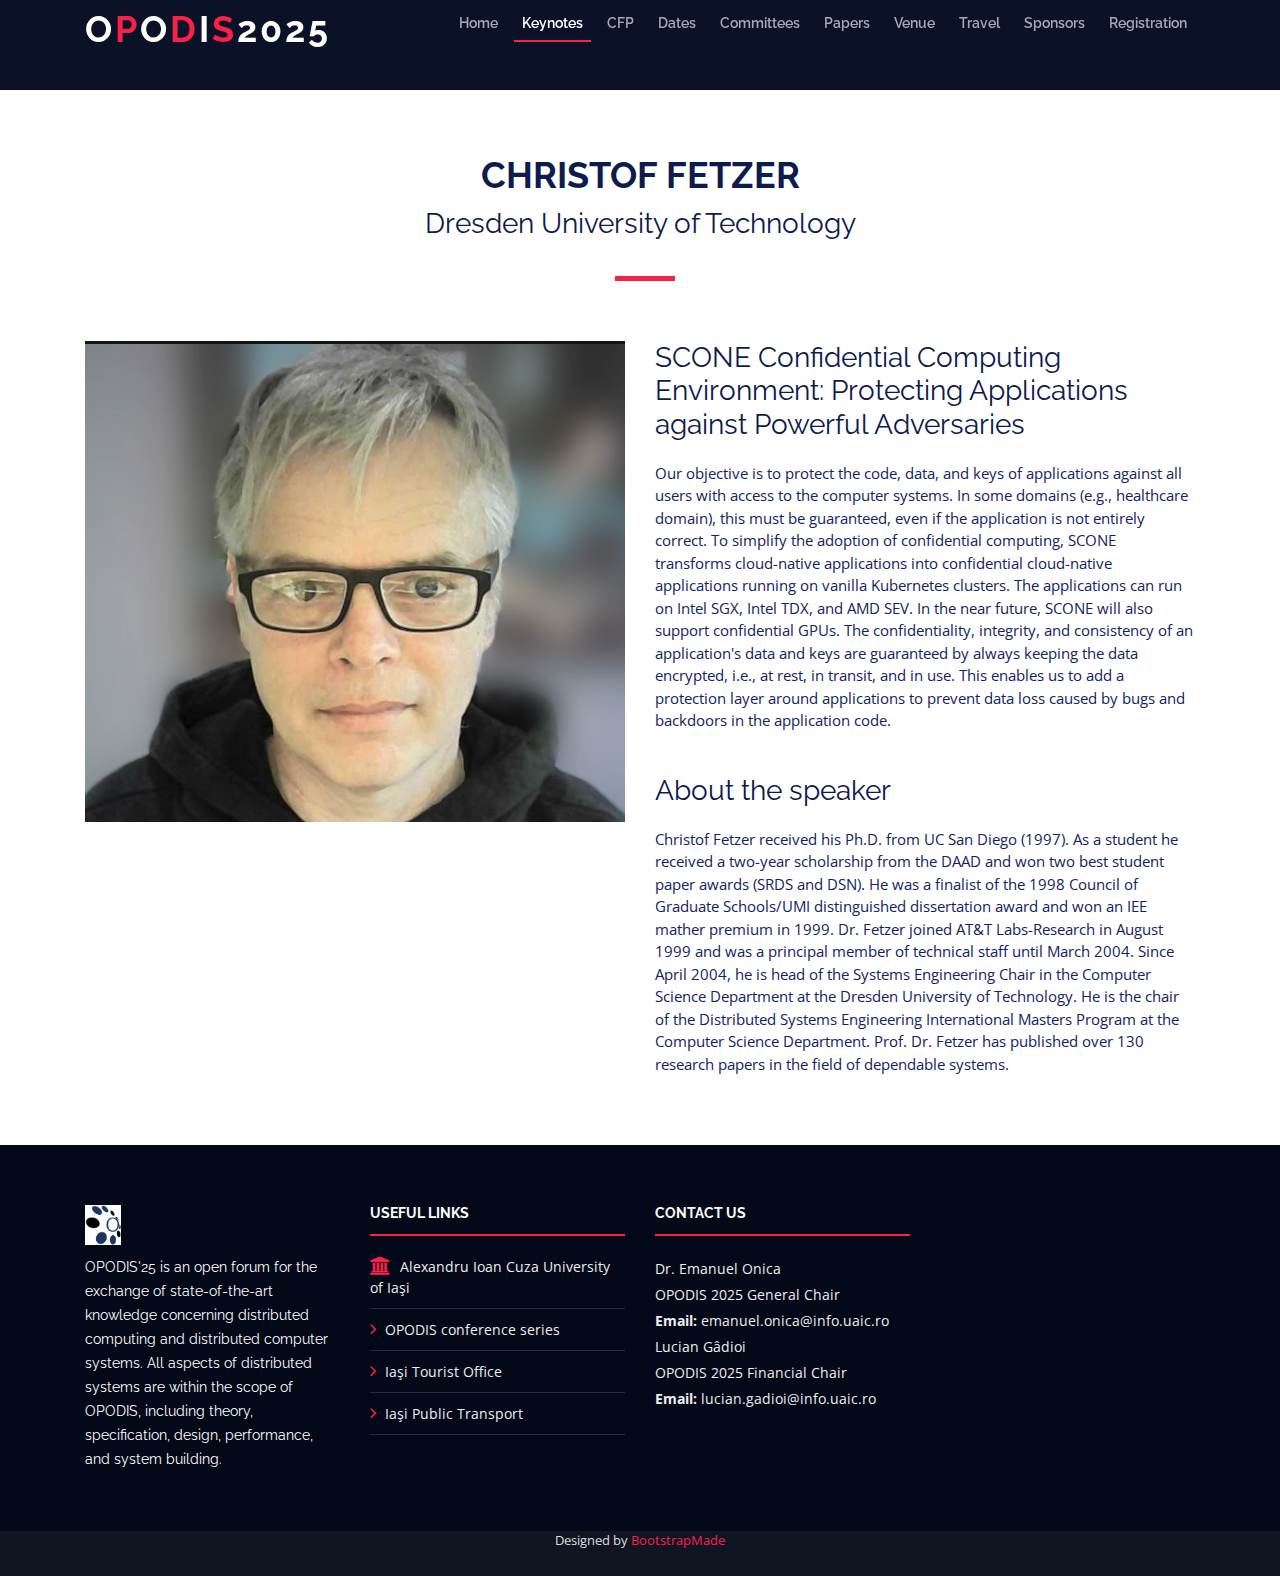
<file: fetzer.html>
<!DOCTYPE html>
<html lang="en">

<head>
  <meta charset="utf-8">
  <title>OPODIS 25 - The 29th International Conference on Principles of Distributed Systems</title>
  <meta content="width=device-width, initial-scale=1.0" name="viewport">
  <meta content="" name="keywords">
  <meta content="" name="description">

   <!-- Favicons -->
  <link href="img/favicon.png" rel="icon">
  <link href="img/apple-touch-icon.png" rel="apple-touch-icon">

  <!-- Google Fonts -->
  <link href="https://fonts.googleapis.com/css?family=Open+Sans:300,300i,400,400i,700,700i|Raleway:300,400,500,700,800" rel="stylesheet">

  <!-- Bootstrap CSS File -->
  <link href="lib/bootstrap/css/bootstrap.min.css" rel="stylesheet">

  <!-- Libraries CSS Files -->
  <link href="lib/font-awesome/css/font-awesome.min.css" rel="stylesheet">
  <link href="lib/animate/animate.min.css" rel="stylesheet">
  <link href="lib/venobox/venobox.css" rel="stylesheet">
  <link href="lib/owlcarousel/assets/owl.carousel.min.css" rel="stylesheet">

  <!-- Main Stylesheet File -->
  <link href="css/style.css" rel="stylesheet">
</head>

<body>


  <!--==========================
    Header
  ============================-->
  <header id="header" class="noTrasparentHeader">
    <div class="container">

      <div id="logo" class="pull-left">
        <!-- Uncomment below if you prefer to use a text logo -->
        <h1><a href="index.html#intro">O<span>P</span>O<span>D</span>I<span>S</span>2025</a></h1>
        <!--a href="#intro" class="scrollto"><img src="img/logo-opodis.png" alt="" title=""></a-->
      </div>

      <nav id="nav-menu-container">
        <ul class="nav-menu">
          <li><a href="index.html#intro">Home</a></li>
           <!--li><a href="index.html#about">About</a></li-->
          <li class="menu-active"><a href="index.html#speakers">Keynotes</a></li>
          <li><a href="cfp.html">CFP</a></li>
          <li><a href="cfp.html#dates">Dates</a></li>
          <li><a href="index.html#committees">Committees</a></li>
          <li><a href="accepted-papers.html">Papers</a></li>
          <!--li><a href="program.html">Program</a></li--> 
          <li><a href="index.html#venue">Venue</a></li> 
          <li><a href="index.html#travel">Travel</a></li>
          <li><a href="index.html#sponsors">Sponsors</a></li>   <!-- Decomenteaza linia asta pentru sponsori -->
          <!-- <li><a href="index.html#hotels">Hotels</a></li> -->
          <li><a href="index.html#subscribe">Registration</a></li>
          <!--<li><a href="index.html#supporters">Sponsors</a></li>
          <li><a href="index.html#contact">Contact</a></li-->
        </ul>
      </nav><!-- #nav-menu-container -->
    </div>
  </header><!-- #header -->
  <br/>
  

  <main id="main" class="main-page">

    <!--==========================
      Speaker Details Section
    ============================-->
    <section id="speakers-details" class="wow fadeIn">
      <div class="container">
        <div class="section-header">
          <h2>Christof Fetzer</h2> 
          <h3 class="subtitleBioUniversity">Dresden University of Technology</h3>

        </div> 

        <div class="row">
          <div class="col-md-6">
            <img src="img/speakers/Christof.Fetzer.jpg" alt="Christof Fetzer" class="img-fluid">
          </div>

          <div class="col-md-6">
            <div class="details">

              <h3>SCONE Confidential Computing Environment: Protecting Applications against Powerful Adversaries </h3>

              <p>
                Our objective is to protect the code, data, and keys of applications against all users with access to the computer systems. In some domains (e.g., healthcare domain), this must be guaranteed, even if the application is not entirely correct. To simplify the adoption of confidential computing, SCONE transforms cloud-native applications into confidential cloud-native applications running on vanilla Kubernetes clusters. The applications can run on Intel SGX, Intel TDX, and AMD SEV. In the near future, SCONE will also support confidential GPUs. The confidentiality, integrity, and consistency of an application's data and keys are guaranteed by always keeping the data encrypted, i.e., at rest, in transit, and in use. This enables us to add a protection layer around applications to prevent data loss caused by bugs and backdoors in the application code.
              </p>
              <p>&nbsp;</p>
              <h3>About the speaker</h3>


              <p>Christof Fetzer received his Ph.D. from UC San Diego (1997). As a student he received a two-year scholarship from the DAAD and won two best student paper awards (SRDS and DSN). He was a finalist of the 1998 Council of Graduate Schools/UMI distinguished dissertation award and won an IEE mather premium in 1999. Dr. Fetzer joined AT&T Labs-Research in August 1999 and was a principal member of technical staff until March 2004. Since April 2004, he is head of the Systems Engineering Chair in the Computer Science Department at the Dresden University of Technology. He is the chair of the Distributed Systems Engineering International Masters Program at the Computer Science Department. Prof. Dr. Fetzer has published over 130 research papers in the field of dependable systems.
                


              </p>

          
            </div>
          </div>
          
        </div>
      </div>

    </section>

  </main>


  
  <!--==========================
    Footer
  ============================-->
  <footer id="footer">
    <div class="footer-top">
      <div class="container">
        <div class="row">

          <div class="col-lg-3 col-md-6 footer-info">
            <img src="img/logo-opodis.png" alt="OPODIS'24">
            <p>OPODIS'25 is an open forum for the exchange of state-of-the-art knowledge concerning distributed computing and distributed computer systems. All aspects of distributed systems are within the scope of OPODIS, including theory, specification, design, performance, and system building.</p>
          </div>

          <!--div class="col-lg-3 col-md-6 footer-links">
            <h4>Useful Links</h4>
            <ul>
              <li><i class="fa fa-angle-right"></i> <a href="#">Home</a></li>
              <li><i class="fa fa-angle-right"></i> <a href="#">About us</a></li>
              <li><i class="fa fa-angle-right"></i> <a href="#">Services</a></li>
              <li><i class="fa fa-angle-right"></i> <a href="#">Terms of service</a></li>
              <li><i class="fa fa-angle-right"></i> <a href="#">Privacy policy</a></li>
            </ul>
          </div-->

          <div class="col-lg-3 col-md-6 footer-links">
            <h4>Useful Links</h4>
            <ul>
              <li><i class="fa fa-university"></i> <a href="https://www.uaic.ro/en/">Alexandru Ioan Cuza University of Iaşi</a></li>
              <li><i class="fa fa-angle-right"></i> <a href="https://www.opodis.net">OPODIS conference series</a></li>
              <li><i class="fa fa-angle-right"></i> <a href="https://www.turism-iasi.ro/en/home-en/">Iaşi Tourist Office</a></li>
              <li><i class="fa fa-angle-right"></i> <a href="https://sctpiasi.ro/en/routes/touristic">Iaşi Public Transport</a></li>
              <!--li><i class="fa fa-angle-right"></i> <a href="#">Privacy policy</a></li-->
            </ul>
          </div>

          <div class="col-lg-3 col-md-6 footer-contact">
            <h4>Contact Us</h4>
            <p>
              Dr. Emanuel Onica<br/>
              OPODIS 2025 General Chair<br/>
              <strong>Email:</strong> emanuel.onica@info.uaic.ro<br/>
	            Lucian Gâdioi<br/>
	            OPODIS 2025 Financial Chair<br/>
	            <strong>Email:</strong> lucian.gadioi@info.uaic.ro<br/>
            </p>
            <!--
            <div class="social-links">
              <a href="#" class="twitter"><i class="fa fa-twitter"></i></a>
              <a href="#" class="facebook"><i class="fa fa-facebook"></i></a>
              <a href="#" class="instagram"><i class="fa fa-instagram"></i></a>
              <a href="#" class="google-plus"><i class="fa fa-google-plus"></i></a>
              <a href="#" class="linkedin"><i class="fa fa-linkedin"></i></a>
            </div>
            -->
          </div>

        </div>
      </div>
    </div>

    <div class="container">
      <!--div class="copyright">
        &copy; Copyright <strong>TheEvent</strong>. All Rights Reserved
      </div-->
      <div class="credits">
        <!--
          All the links in the footer should remain intact.
          You can delete the links only if you purchased the pro version.
          Licensing information: https://bootstrapmade.com/license/
          Purchase the pro version with working PHP/AJAX contact form: https://bootstrapmade.com/buy/?theme=TheEvent
        -->
        Designed by <a href="https://bootstrapmade.com/">BootstrapMade</a>
      </div>
    </div>
  </footer><!-- #footer -->

  <a href="#" class="back-to-top"><i class="fa fa-angle-up"></i></a>

  <!-- JavaScript Libraries -->
  <script src="lib/jquery/jquery.min.js"></script>
  <script src="lib/jquery/jquery-migrate.min.js"></script>
  <script src="lib/bootstrap/js/bootstrap.bundle.min.js"></script>
  <script src="lib/easing/easing.min.js"></script>
  <script src="lib/superfish/hoverIntent.js"></script>
  <script src="lib/superfish/superfish.min.js"></script>
  <script src="lib/wow/wow.min.js"></script>
  <script src="lib/venobox/venobox.min.js"></script>
  <script src="lib/owlcarousel/owl.carousel.min.js"></script>

  <!-- Contact Form JavaScript File -->
  <script src="contactform/contactform.js"></script>

  <!-- Template Main Javascript File -->
  <script src="js/main.js"></script>
</body>

</html>
</file>
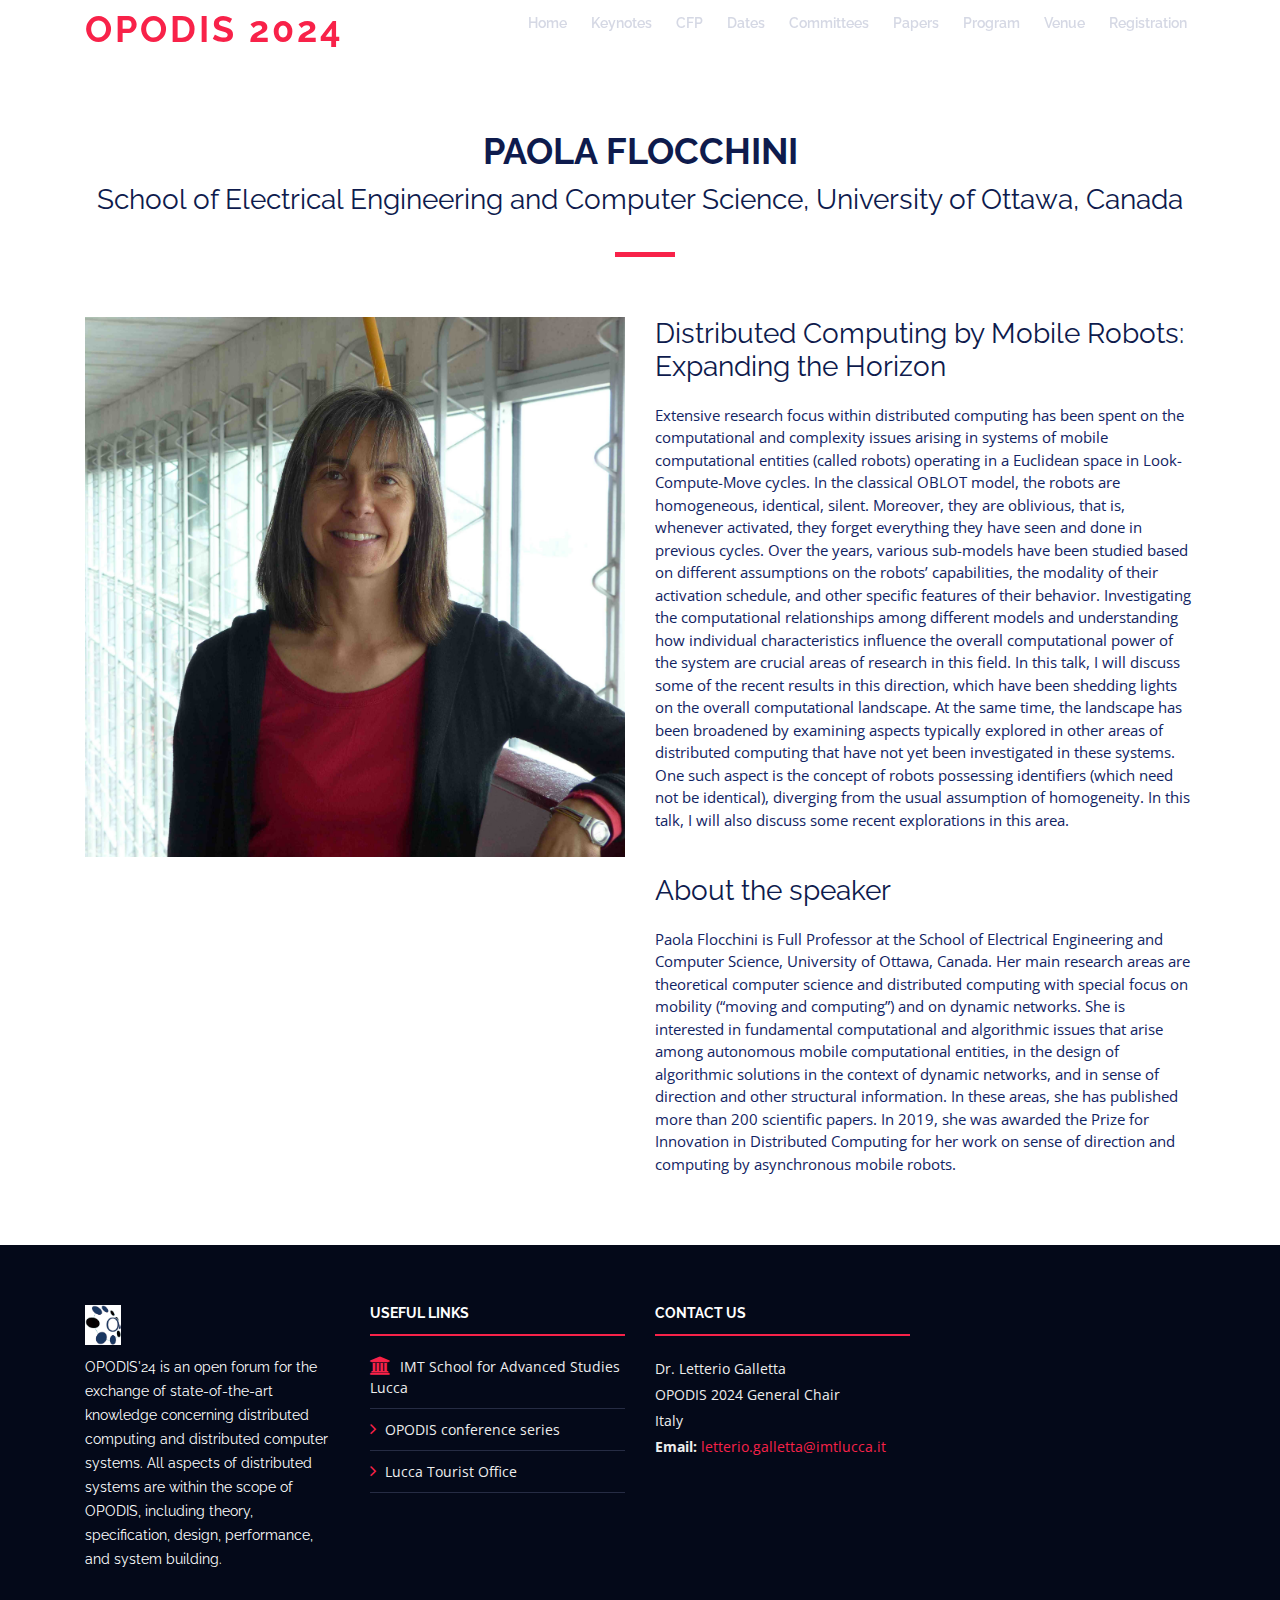
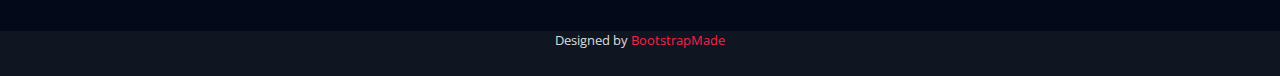
<file: flocchini.html>
<!DOCTYPE html>
<html lang="en">

<head>
  <meta charset="utf-8">
  <title>OPODIS 24 - The 28th International Conference on Principles of Distributed Systems</title>
  <meta content="width=device-width, initial-scale=1.0" name="viewport">
  <meta content="" name="keywords">
  <meta content="" name="description">

  <!-- Favicons -->
  <link href="img/favicon.png" rel="icon">
  <link href="img/apple-touch-icon.png" rel="apple-touch-icon">

  <!-- Google Fonts -->
  <link href="https://fonts.googleapis.com/css?family=Open+Sans:300,300i,400,400i,700,700i|Raleway:300,400,500,700,800" rel="stylesheet">

  <!-- Bootstrap CSS File -->
  <link href="lib/bootstrap/css/bootstrap.min.css" rel="stylesheet">

  <!-- Libraries CSS Files -->
  <link href="lib/font-awesome/css/font-awesome.min.css" rel="stylesheet">
  <link href="lib/animate/animate.min.css" rel="stylesheet">
  <link href="lib/venobox/venobox.css" rel="stylesheet">
  <link href="lib/owlcarousel/assets/owl.carousel.min.css" rel="stylesheet">

  <!-- Main Stylesheet File -->
  <link href="css/style.css" rel="stylesheet">

  <!-- =======================================================
    Theme Name: TheEvent
    Theme URL: https://bootstrapmade.com/theevent-conference-event-bootstrap-template/
    Author: BootstrapMade.com
    License: https://bootstrapmade.com/license/
  ======================================================= -->
</head>


  <!--==========================
    Header
  ============================-->
  <header id="header">
    <div class="container">

      <div id="logo" class="pull-left">
        <!-- Uncomment below if you prefer to use a text logo -->
        <h1><a href="index.html"><span>OPODIS 2024</span></a></h1>
        <!--a href="#intro" class="scrollto"><img src="img/logo-opodis.png" alt="" title=""></a-->
      </div>

      <nav id="nav-menu-container">
        <ul class="nav-menu">
          <li><a href="index.html#intro">Home</a></li>
           <!--li><a href="index.html#about">About</a></li-->
          <li><a href="index.html#speakers">Keynotes</a></li>
          <li><a href="cfp.html">CFP</a></li>
          <li><a href="cfp.html#dates">Dates</a></li>
          <li><a href="index.html#committees">Committees</a></li>
          <li><a href="accepted-papers.html">Papers</a></li>
          <li><a href="program.html">Program</a></li>
          <li><a href="index.html#venue">Venue</a></li>
          <!--<li><a href="index.html#travel">Travel</a></li>
           <li><a href="index.html#hotels">Hotels</a></li> -->
          <li><a href="index.html#subscribe">Registration</a></li>
          <!--<li><a href="index.html#supporters">Sponsors</a></li>
          <li><a href="index.html#contact">Contact</a></li-->
        </ul>
      </nav><!-- #nav-menu-container -->
    </div>
  </header><!-- #header -->

  <main id="main" class="main-page">

    <!--==========================
      Speaker Details Section
    ============================-->
    <section id="speakers-details" class="wow fadeIn">
      <div class="container">
        <div class="section-header">
          <h2>Paola Flocchini</h2> 
          <h3 class="subtitleBioUniversity">School of Electrical Engineering and Computer Science, University of Ottawa, Canada</h3>
          <!-- <p>18 December 2019, Room ALG, 9:20am</p> -->
        </div> <!--(date here, title to be announced) -->

        <div class="row">
          <div class="col-md-6">
            <img src="img/speakers/flocchini.jpg" alt="Paola Flocchini" class="img-fluid">
          </div>

          <div class="col-md-6">
            <div class="details">

              <h3>Distributed Computing by Mobile Robots:  Expanding the Horizon </h3>

              <p>
                Extensive research focus within distributed computing has been spent on the computational and complexity issues arising in systems of mobile computational entities (called robots) operating in a Euclidean space in Look-Compute-Move cycles.
In the classical OBLOT model, the robots are homogeneous, identical, silent. Moreover, they are oblivious, that is, whenever activated, they forget everything they have seen and done in previous cycles.
Over the years, various sub-models have been studied based on different assumptions on the robots’ capabilities, the modality of their activation schedule, and other specific features of their behavior.
Investigating the computational relationships among different models and understanding how individual characteristics influence the overall computational power of the system are crucial areas of research in this field. In this talk, I will discuss some of the recent results in this direction, which have been shedding lights on the overall computational landscape.
At the same time, the landscape has been broadened by examining aspects typically explored in other areas of distributed computing that have not yet been investigated in these systems. One such aspect is the concept of robots possessing identifiers (which need not be identical), diverging from the usual assumption of homogeneity. In this talk, I will also discuss some recent explorations in this area.
              </p>
              <p>&nbsp;</p>
              <h3>About the speaker</h3>


              <p>Paola Flocchini is Full Professor at the School of Electrical Engineering and Computer Science, University of Ottawa, Canada. Her main research areas are theoretical computer science and distributed computing with special focus on mobility (“moving and computing”) and on dynamic networks.  She is interested in fundamental computational and algorithmic issues that arise among autonomous mobile computational entities, in the  design of algorithmic solutions in the context of dynamic networks, and in sense of direction and other structural information. In these areas, she has published more than 200 scientific papers. In 2019, she was awarded the Prize for Innovation in Distributed Computing for her work on sense of direction and computing by asynchronous mobile robots.
                


              </p>

          
            </div>
          </div>
          
        </div>
      </div>

    </section>

  </main>


  <!--==========================
    Footer
  ============================-->
  <footer id="footer">
    <div class="footer-top">
      <div class="container">
        <div class="row">

          <div class="col-lg-3 col-md-6 footer-info">
            <img src="img/logo-opodis.png" alt="OPODIS'24">
            <p>OPODIS'24 is an open forum for the exchange of state-of-the-art knowledge concerning distributed computing and distributed computer systems. All aspects of distributed systems are within the scope of OPODIS, including theory, specification, design, performance, and system building.</p>
          </div>

          <!--div class="col-lg-3 col-md-6 footer-links">
            <h4>Useful Links</h4>
            <ul>
              <li><i class="fa fa-angle-right"></i> <a href="#">Home</a></li>
              <li><i class="fa fa-angle-right"></i> <a href="#">About us</a></li>
              <li><i class="fa fa-angle-right"></i> <a href="#">Services</a></li>
              <li><i class="fa fa-angle-right"></i> <a href="#">Terms of service</a></li>
              <li><i class="fa fa-angle-right"></i> <a href="#">Privacy policy</a></li>
            </ul>
          </div-->

          <div class="col-lg-3 col-md-6 footer-links">
            <h4>Useful Links</h4>
            <ul>
              <li><i class="fa fa-university"></i> <a href="https://www.imtlucca.it/en">IMT School for Advanced Studies Lucca</a></li>
              <li><i class="fa fa-angle-right"></i> <a href="https://www.opodis.net">OPODIS conference series</a></li>
              <li><i class="fa fa-angle-right"></i> <a href="https://www.turismo.lucca.it/en">Lucca Tourist Office</a></li>
              <!--li><i class="fa fa-angle-right"></i> <a href="#">Terms of service</a></li-->
              <!--li><i class="fa fa-angle-right"></i> <a href="#">Privacy policy</a></li-->
            </ul>
          </div>

          <div class="col-lg-3 col-md-6 footer-contact">
            <h4>Contact Us</h4>
            <p>
              Dr. Letterio Galletta<br>
              OPODIS 2024 General Chair<br>
              Italy<br>
              <strong>Email:</strong> <a href="mailto:letterio.galletta@imtlucca.it">letterio.galletta@imtlucca.it</a><br>
            </p>
            <!--
            <div class="social-links">
              <a href="#" class="twitter"><i class="fa fa-twitter"></i></a>
              <a href="#" class="facebook"><i class="fa fa-facebook"></i></a>
              <a href="#" class="instagram"><i class="fa fa-instagram"></i></a>
              <a href="#" class="google-plus"><i class="fa fa-google-plus"></i></a>
              <a href="#" class="linkedin"><i class="fa fa-linkedin"></i></a>
            </div>
            -->
          </div>

        </div>
      </div>
    </div>

    <div class="container">
      <!--div class="copyright">
        &copy; Copyright <strong>TheEvent</strong>. All Rights Reserved
      </div-->
      <div class="credits">
        <!--
          All the links in the footer should remain intact.
          You can delete the links only if you purchased the pro version.
          Licensing information: https://bootstrapmade.com/license/
          Purchase the pro version with working PHP/AJAX contact form: https://bootstrapmade.com/buy/?theme=TheEvent
        -->
        Designed by <a href="https://bootstrapmade.com/">BootstrapMade</a>
      </div>
    </div>
  </footer><!-- #footer -->

  <a href="#" class="back-to-top"><i class="fa fa-angle-up"></i></a>

  <!-- JavaScript Libraries -->
  <script src="lib/jquery/jquery.min.js"></script>
  <script src="lib/jquery/jquery-migrate.min.js"></script>
  <script src="lib/bootstrap/js/bootstrap.bundle.min.js"></script>
  <script src="lib/easing/easing.min.js"></script>
  <script src="lib/superfish/hoverIntent.js"></script>
  <script src="lib/superfish/superfish.min.js"></script>
  <script src="lib/wow/wow.min.js"></script>
  <script src="lib/venobox/venobox.min.js"></script>
  <script src="lib/owlcarousel/owl.carousel.min.js"></script>

  <!-- Contact Form JavaScript File -->
  <script src="contactform/contactform.js"></script>

  <!-- Template Main Javascript File -->
  <script src="js/main.js"></script>
</body>

</html>
</file>
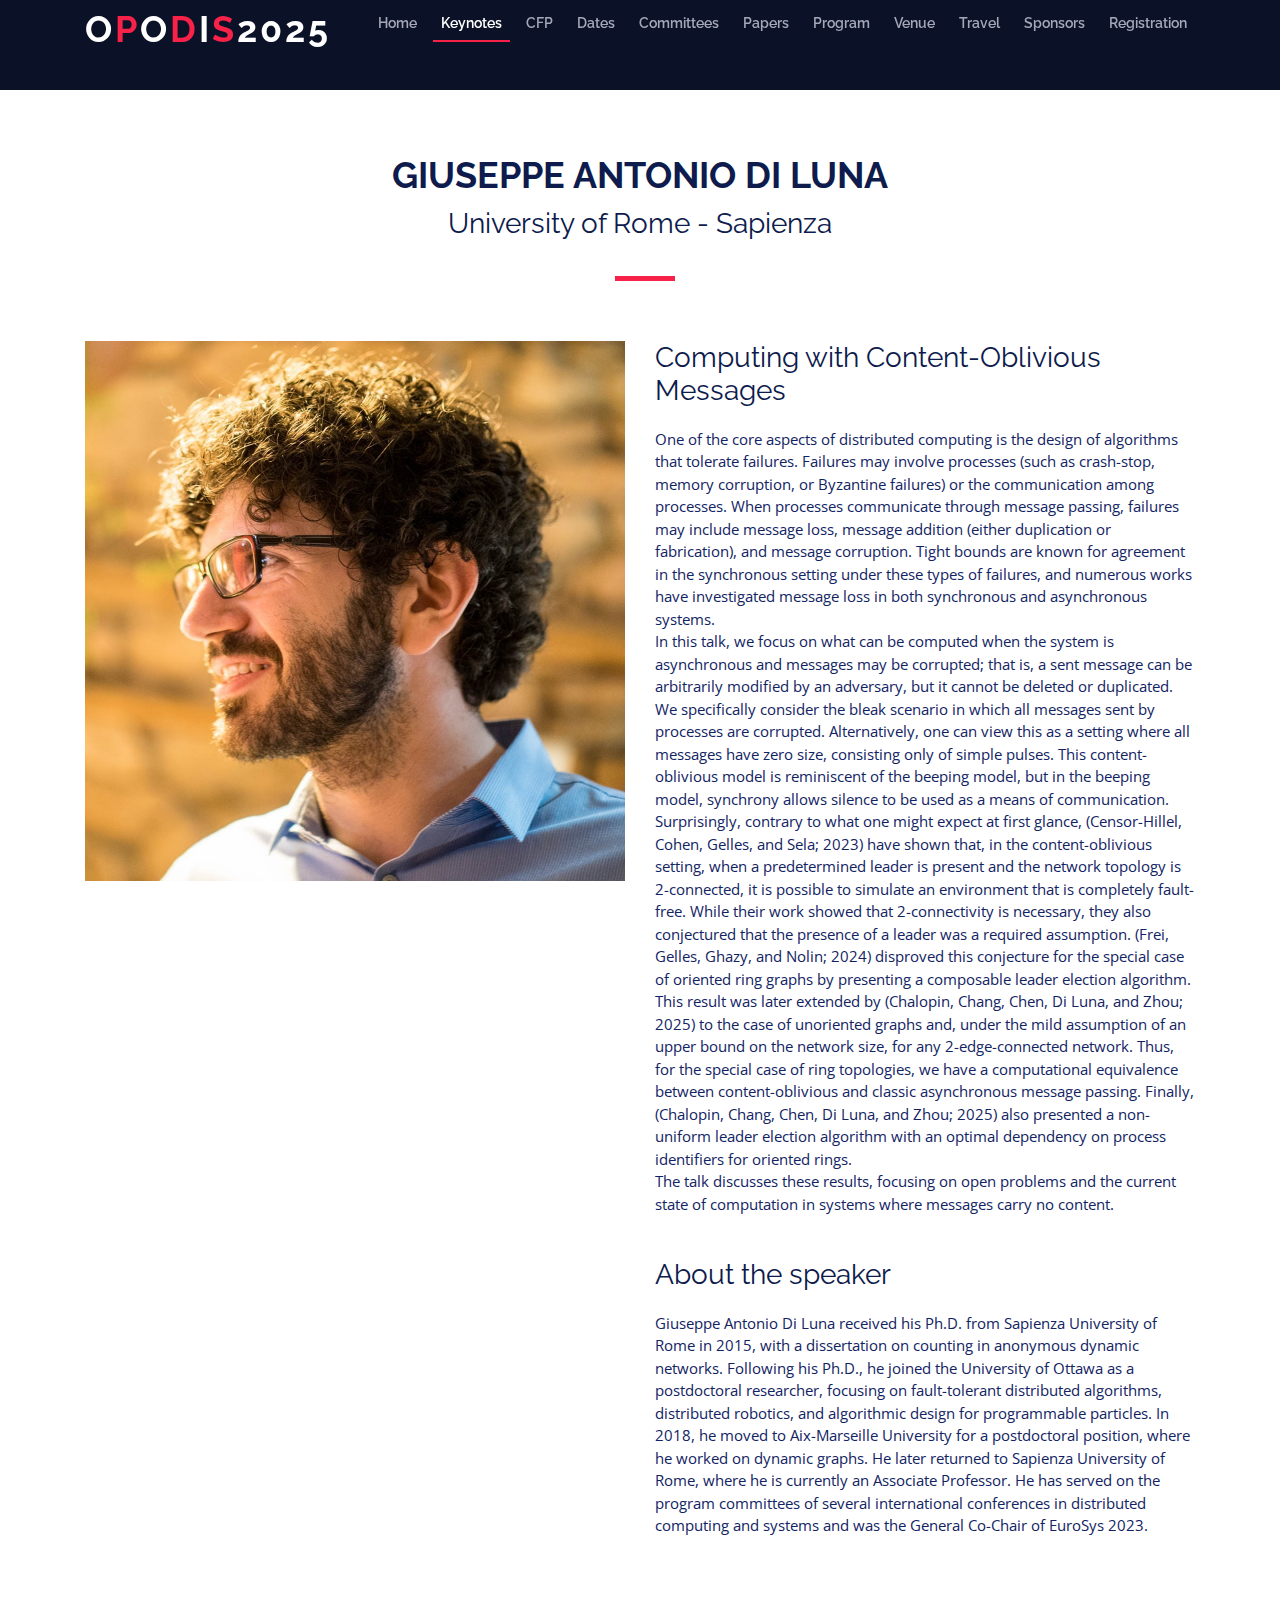
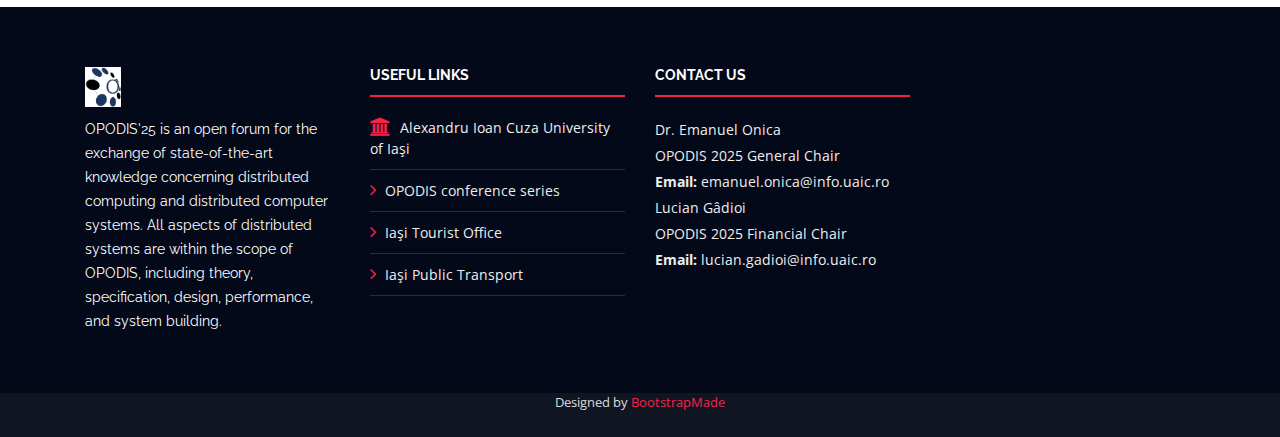
<file: luna.html>
<!DOCTYPE html>
<html lang="en">

<head>
  <meta charset="utf-8">
  <title>OPODIS 25 - The 29th International Conference on Principles of Distributed Systems</title>
  <meta content="width=device-width, initial-scale=1.0" name="viewport">
  <meta content="" name="keywords">
  <meta content="" name="description">

   <!-- Favicons -->
  <link href="img/favicon.png" rel="icon">
  <link href="img/apple-touch-icon.png" rel="apple-touch-icon">

  <!-- Google Fonts -->
  <link href="https://fonts.googleapis.com/css?family=Open+Sans:300,300i,400,400i,700,700i|Raleway:300,400,500,700,800" rel="stylesheet">

  <!-- Bootstrap CSS File -->
  <link href="lib/bootstrap/css/bootstrap.min.css" rel="stylesheet">

  <!-- Libraries CSS Files -->
  <link href="lib/font-awesome/css/font-awesome.min.css" rel="stylesheet">
  <link href="lib/animate/animate.min.css" rel="stylesheet">
  <link href="lib/venobox/venobox.css" rel="stylesheet">
  <link href="lib/owlcarousel/assets/owl.carousel.min.css" rel="stylesheet">

  <!-- Main Stylesheet File -->
  <link href="css/style.css" rel="stylesheet">
</head>

<body>


  <!--==========================
    Header
  ============================-->
  <header id="header" class="noTrasparentHeader">
    <div class="container">

      <div id="logo" class="pull-left">
        <!-- Uncomment below if you prefer to use a text logo -->
        <h1><a href="index.html#intro">O<span>P</span>O<span>D</span>I<span>S</span>2025</a></h1>
        <!--a href="#intro" class="scrollto"><img src="img/logo-opodis.png" alt="" title=""></a-->
      </div>

      <nav id="nav-menu-container">
        <ul class="nav-menu">
          <li><a href="index.html#intro">Home</a></li>
           <!--li><a href="index.html#about">About</a></li-->
          <li class="menu-active"><a href="index.html#speakers">Keynotes</a></li>
          <li><a href="cfp.html">CFP</a></li>
          <li><a href="cfp.html#dates">Dates</a></li>
          <li><a href="index.html#committees">Committees</a></li>
          <li><a href="accepted-papers.html">Papers</a></li>
          <li><a href="program.html">Program</a></li> 
          <li><a href="index.html#venue">Venue</a></li> 
          <li><a href="index.html#travel">Travel</a></li>
          <li><a href="index.html#sponsors">Sponsors</a></li>   <!-- Decomenteaza linia asta pentru sponsori -->
          <!-- <li><a href="index.html#hotels">Hotels</a></li> -->
          <li><a href="index.html#subscribe">Registration</a></li>
          <!--<li><a href="index.html#supporters">Sponsors</a></li>
          <li><a href="index.html#contact">Contact</a></li-->
        </ul>
      </nav><!-- #nav-menu-container -->
    </div>
  </header><!-- #header -->
  <br/>
  

  <main id="main" class="main-page">

    <!--==========================
      Speaker Details Section
    ============================-->
    <section id="speakers-details" class="wow fadeIn">
      <div class="container">
        <div class="section-header">
          <h2>Giuseppe Antonio di Luna</h2> 
          <h3 class="subtitleBioUniversity">University of Rome - Sapienza</h3>

        </div> 

        <div class="row">
          <div class="col-md-6">
            <img src="img/speakers/giuseppeantoniodiluna.png" alt="Giuseppe Antonio di Luna" class="img-fluid">
          </div>

          <div class="col-md-6">
            <div class="details">

              <h3>Computing with Content-Oblivious Messages</h3>

              <p>
                One of the core aspects of distributed computing is the design of algorithms that tolerate failures. Failures may involve processes (such as crash-stop, memory corruption, or Byzantine failures) or the communication among processes. When processes communicate through message passing, failures may include message loss, message addition (either duplication or fabrication), and message corruption. Tight bounds are known for agreement in the synchronous setting under these types of failures, and numerous works have investigated message loss in both synchronous and asynchronous systems.<br>
                In this talk, we focus on what can be computed when the system is asynchronous and messages may be corrupted; that is, a sent message can be arbitrarily modified by an adversary, but it cannot be deleted or duplicated. We specifically consider the bleak scenario in which all messages sent by processes are corrupted. Alternatively, one can view this as a setting where all messages have zero size, consisting only of simple pulses. This content-oblivious model is reminiscent of the beeping model, but in the beeping model, synchrony allows silence to be used as a means of communication.<br>
                Surprisingly, contrary to what one might expect at first glance, (Censor-Hillel, Cohen, Gelles, and Sela; 2023) have shown that, in the content-oblivious setting, when a predetermined leader is present and the network topology is 2-connected, it is possible to simulate an environment that is completely fault-free. While their work showed that 2-connectivity is necessary, they also conjectured that the presence of a leader was a required assumption. (Frei, Gelles, Ghazy, and Nolin; 2024) disproved this conjecture for the special case of oriented ring graphs by presenting a composable leader election algorithm. This result was later extended by (Chalopin, Chang, Chen, Di Luna, and Zhou; 2025) to the case of unoriented graphs and, under the mild assumption of an upper bound on the network size, for any 2-edge-connected network. Thus, for the special case of ring topologies, we have a computational equivalence between content-oblivious and classic asynchronous message passing. Finally, (Chalopin, Chang, Chen, Di Luna, and Zhou; 2025) also presented a non-uniform leader election algorithm with an optimal dependency on process identifiers for oriented rings.<br>
                The talk discusses these results, focusing on open problems and the current state of computation in systems where messages carry no content.<br>
              </p>
              <p>&nbsp;</p>
              <h3>About the speaker</h3>


              <p>Giuseppe Antonio Di Luna received his Ph.D. from Sapienza University of Rome in 2015, with a dissertation on counting in anonymous dynamic networks. Following his Ph.D., he joined the University of Ottawa as a postdoctoral researcher, focusing on fault-tolerant distributed algorithms, distributed robotics, and algorithmic design for programmable particles. In 2018, he moved to Aix-Marseille University for a postdoctoral position, where he worked on dynamic graphs. He later returned to Sapienza University of Rome, where he is currently an Associate Professor. He has served on the program committees of several international conferences in distributed computing and systems and was the General Co-Chair of EuroSys 2023.
                


              </p>

          
            </div>
          </div>
          
        </div>
      </div>

    </section>

  </main>


  
  <!--==========================
    Footer
  ============================-->
  <footer id="footer">
    <div class="footer-top">
      <div class="container">
        <div class="row">

          <div class="col-lg-3 col-md-6 footer-info">
            <img src="img/logo-opodis.png" alt="OPODIS'24">
            <p>OPODIS'25 is an open forum for the exchange of state-of-the-art knowledge concerning distributed computing and distributed computer systems. All aspects of distributed systems are within the scope of OPODIS, including theory, specification, design, performance, and system building.</p>
          </div>

          <!--div class="col-lg-3 col-md-6 footer-links">
            <h4>Useful Links</h4>
            <ul>
              <li><i class="fa fa-angle-right"></i> <a href="#">Home</a></li>
              <li><i class="fa fa-angle-right"></i> <a href="#">About us</a></li>
              <li><i class="fa fa-angle-right"></i> <a href="#">Services</a></li>
              <li><i class="fa fa-angle-right"></i> <a href="#">Terms of service</a></li>
              <li><i class="fa fa-angle-right"></i> <a href="#">Privacy policy</a></li>
            </ul>
          </div-->

          <div class="col-lg-3 col-md-6 footer-links">
            <h4>Useful Links</h4>
            <ul>
              <li><i class="fa fa-university"></i> <a href="https://www.uaic.ro/en/">Alexandru Ioan Cuza University of Iaşi</a></li>
              <li><i class="fa fa-angle-right"></i> <a href="https://www.opodis.net">OPODIS conference series</a></li>
              <li><i class="fa fa-angle-right"></i> <a href="https://www.turism-iasi.ro/en/home-en/">Iaşi Tourist Office</a></li>
              <li><i class="fa fa-angle-right"></i> <a href="https://sctpiasi.ro/en/routes/touristic">Iaşi Public Transport</a></li>
              <!--li><i class="fa fa-angle-right"></i> <a href="#">Privacy policy</a></li-->
            </ul>
          </div>

          <div class="col-lg-3 col-md-6 footer-contact">
            <h4>Contact Us</h4>
            <p>
              Dr. Emanuel Onica<br/>
              OPODIS 2025 General Chair<br/>
              <strong>Email:</strong> emanuel.onica@info.uaic.ro<br/>
	            Lucian Gâdioi<br/>
	            OPODIS 2025 Financial Chair<br/>
	            <strong>Email:</strong> lucian.gadioi@info.uaic.ro<br/>
            </p>
            <!--
            <div class="social-links">
              <a href="#" class="twitter"><i class="fa fa-twitter"></i></a>
              <a href="#" class="facebook"><i class="fa fa-facebook"></i></a>
              <a href="#" class="instagram"><i class="fa fa-instagram"></i></a>
              <a href="#" class="google-plus"><i class="fa fa-google-plus"></i></a>
              <a href="#" class="linkedin"><i class="fa fa-linkedin"></i></a>
            </div>
            -->
          </div>

        </div>
      </div>
    </div>

    <div class="container">
      <!--div class="copyright">
        &copy; Copyright <strong>TheEvent</strong>. All Rights Reserved
      </div-->
      <div class="credits">
        <!--
          All the links in the footer should remain intact.
          You can delete the links only if you purchased the pro version.
          Licensing information: https://bootstrapmade.com/license/
          Purchase the pro version with working PHP/AJAX contact form: https://bootstrapmade.com/buy/?theme=TheEvent
        -->
        Designed by <a href="https://bootstrapmade.com/">BootstrapMade</a>
      </div>
    </div>
  </footer><!-- #footer -->

  <a href="#" class="back-to-top"><i class="fa fa-angle-up"></i></a>

  <!-- JavaScript Libraries -->
  <script src="lib/jquery/jquery.min.js"></script>
  <script src="lib/jquery/jquery-migrate.min.js"></script>
  <script src="lib/bootstrap/js/bootstrap.bundle.min.js"></script>
  <script src="lib/easing/easing.min.js"></script>
  <script src="lib/superfish/hoverIntent.js"></script>
  <script src="lib/superfish/superfish.min.js"></script>
  <script src="lib/wow/wow.min.js"></script>
  <script src="lib/venobox/venobox.min.js"></script>
  <script src="lib/owlcarousel/owl.carousel.min.js"></script>

  <!-- Contact Form JavaScript File -->
  <script src="contactform/contactform.js"></script>

  <!-- Template Main Javascript File -->
  <script src="js/main.js"></script>
</body>

</html>
</file>
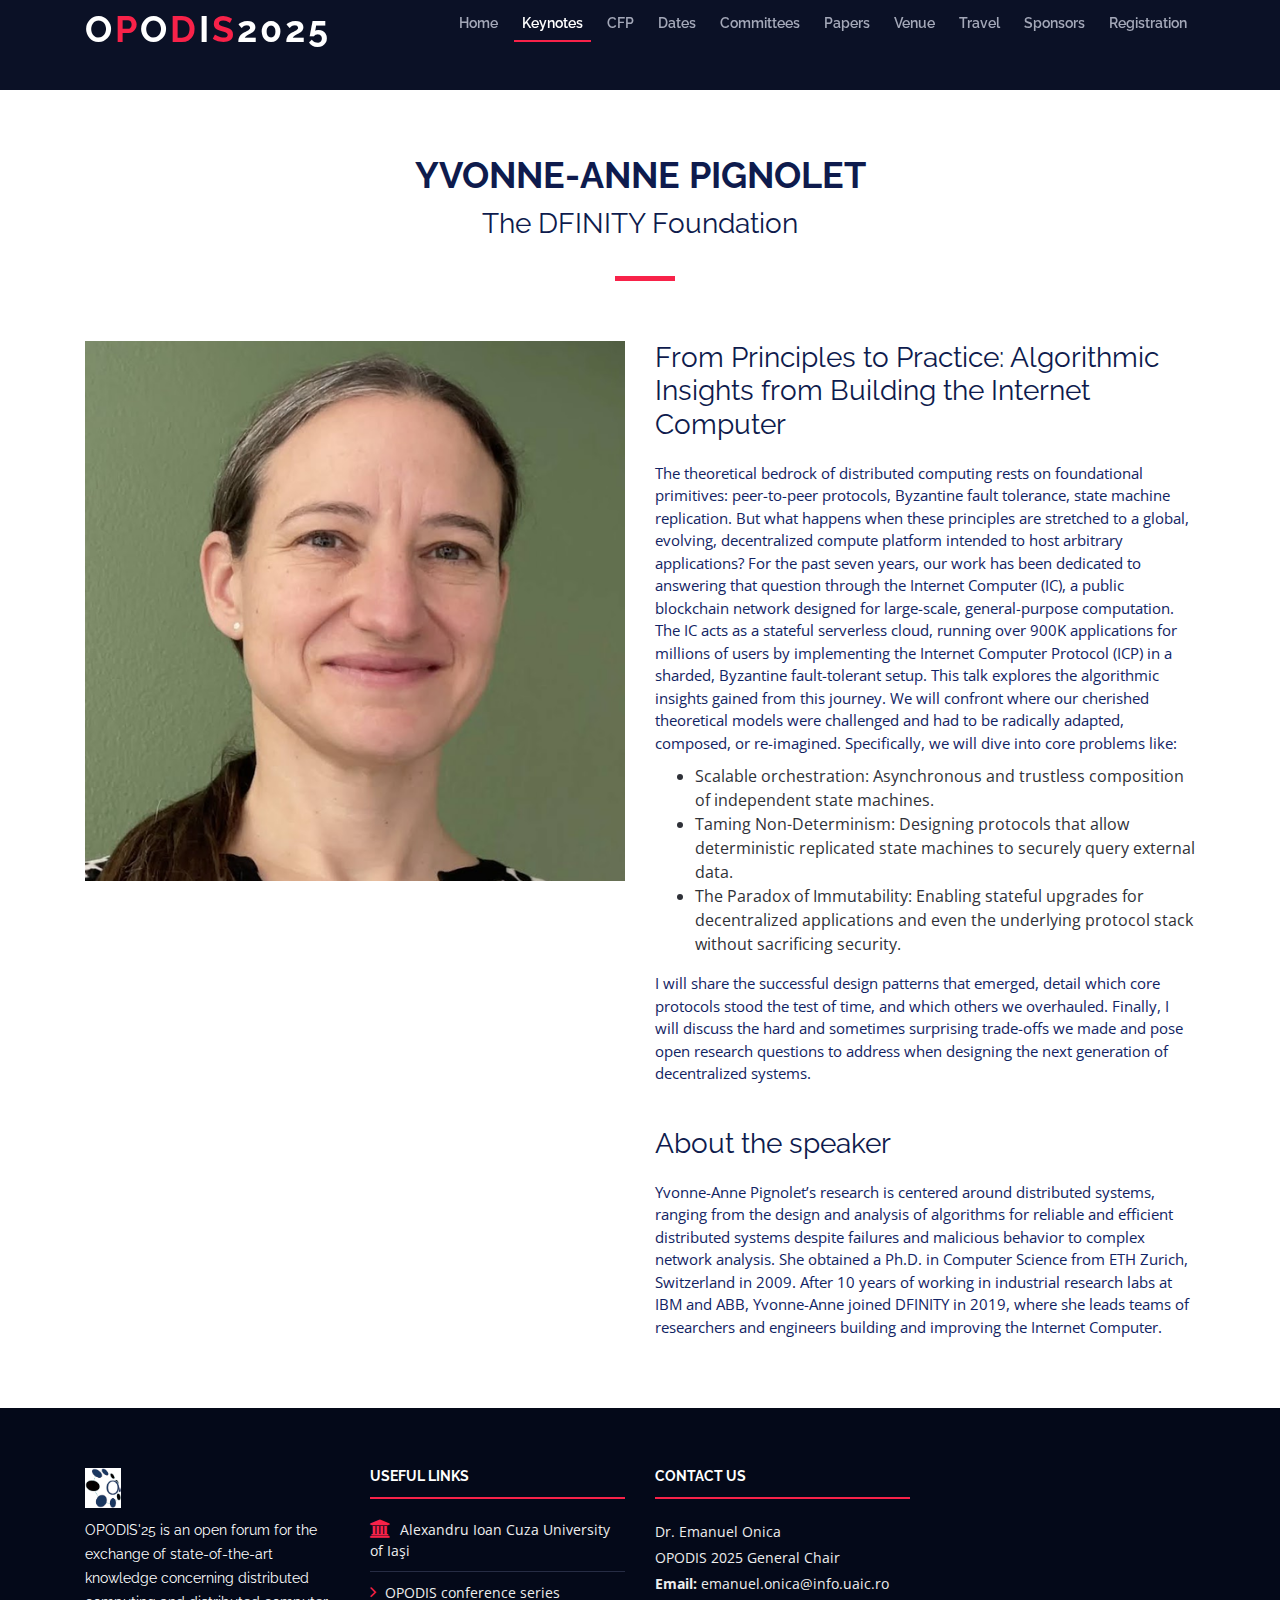
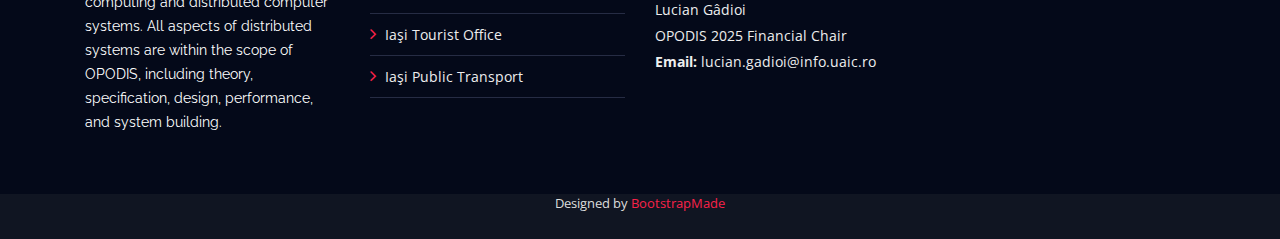
<file: pignolet.html>
<!DOCTYPE html>
<html lang="en">

<head>
  <meta charset="utf-8">
  <title>OPODIS 25 - The 29th International Conference on Principles of Distributed Systems</title>
  <meta content="width=device-width, initial-scale=1.0" name="viewport">
  <meta content="" name="keywords">
  <meta content="" name="description">

   <!-- Favicons -->
  <link href="img/favicon.png" rel="icon">
  <link href="img/apple-touch-icon.png" rel="apple-touch-icon">

  <!-- Google Fonts -->
  <link href="https://fonts.googleapis.com/css?family=Open+Sans:300,300i,400,400i,700,700i|Raleway:300,400,500,700,800" rel="stylesheet">

  <!-- Bootstrap CSS File -->
  <link href="lib/bootstrap/css/bootstrap.min.css" rel="stylesheet">

  <!-- Libraries CSS Files -->
  <link href="lib/font-awesome/css/font-awesome.min.css" rel="stylesheet">
  <link href="lib/animate/animate.min.css" rel="stylesheet">
  <link href="lib/venobox/venobox.css" rel="stylesheet">
  <link href="lib/owlcarousel/assets/owl.carousel.min.css" rel="stylesheet">

  <!-- Main Stylesheet File -->
  <link href="css/style.css" rel="stylesheet">
</head>

<body>


  <!--==========================
    Header
  ============================-->
  <header id="header" class="noTrasparentHeader">
    <div class="container">

      <div id="logo" class="pull-left">
        <!-- Uncomment below if you prefer to use a text logo -->
        <h1><a href="index.html#intro">O<span>P</span>O<span>D</span>I<span>S</span>2025</a></h1>
        <!--a href="#intro" class="scrollto"><img src="img/logo-opodis.png" alt="" title=""></a-->
      </div>

      <nav id="nav-menu-container">
        <ul class="nav-menu">
          <li><a href="index.html#intro">Home</a></li>
           <!--li><a href="index.html#about">About</a></li-->
          <li class="menu-active"><a href="index.html#speakers">Keynotes</a></li>
          <li><a href="cfp.html">CFP</a></li>
          <li><a href="cfp.html#dates">Dates</a></li>
          <li><a href="index.html#committees">Committees</a></li>
          <li><a href="accepted-papers.html">Papers</a></li>
          <!--li><a href="program.html">Program</a></li--> 
          <li><a href="index.html#venue">Venue</a></li> 
          <li><a href="index.html#travel">Travel</a></li>
          <li><a href="index.html#sponsors">Sponsors</a></li>   <!-- Decomenteaza linia asta pentru sponsori -->
          <!-- <li><a href="index.html#hotels">Hotels</a></li> -->
          <li><a href="index.html#subscribe">Registration</a></li>
          <!--<li><a href="index.html#supporters">Sponsors</a></li>
          <li><a href="index.html#contact">Contact</a></li-->
        </ul>
      </nav><!-- #nav-menu-container -->
    </div>
  </header><!-- #header -->
  <br/>
  

  <main id="main" class="main-page">

    <!--==========================
      Speaker Details Section
    ============================-->
    <section id="speakers-details" class="wow fadeIn">
      <div class="container">
        <div class="section-header">
          <h2>Yvonne-Anne Pignolet</h2> 
          <h3 class="subtitleBioUniversity">The DFINITY Foundation</h3>

        </div> 

        <div class="row">
          <div class="col-md-6">
            <img src="img/speakers/yvonneannepignolet.png" alt="Yvonne-Anne Pignolet" class="img-fluid">
          </div>

          <div class="col-md-6">
            <div class="details">

              <h3>From Principles to Practice: Algorithmic Insights from Building the Internet Computer</h3>

              <p>
                The theoretical bedrock of distributed computing rests on foundational primitives: peer-to-peer protocols, Byzantine fault tolerance, state machine replication. But what happens when these principles are stretched to a global, evolving, decentralized compute platform intended to host arbitrary applications? 
                For the past seven years, our work has been dedicated to answering that question through the Internet Computer (IC), a public blockchain network designed for large-scale, general-purpose computation. The IC acts as a stateful serverless cloud, running over 900K applications for millions of users by implementing the Internet Computer Protocol (ICP) in a sharded, Byzantine fault-tolerant setup. 
                This talk explores the algorithmic insights gained from this journey. We will confront where our cherished theoretical models were challenged and had to be radically adapted, composed, or re-imagined. Specifically, we will dive into core problems like:</p>
                <ul>
                <li> Scalable orchestration: Asynchronous and trustless composition of independent state machines. </li>
                <li> Taming Non-Determinism: Designing protocols that allow deterministic replicated state machines to securely query external data. </li>
                <li> The Paradox of Immutability: Enabling stateful upgrades for decentralized applications and even the underlying protocol stack without sacrificing security. </li>
                </ul>
                <p>I will share the successful design patterns that emerged, detail which core protocols stood the test of time, and which others we overhauled. Finally, I will discuss the hard and sometimes surprising trade-offs we made and pose open research questions to address when designing the next generation of decentralized systems.</p>
              <p>&nbsp;</p>
              <h3>About the speaker</h3>


              <p>Yvonne-Anne Pignolet’s research is centered around distributed systems, ranging from the design and analysis of algorithms for reliable and efficient distributed systems despite failures and malicious behavior to complex network analysis. She obtained a Ph.D. in Computer Science from ETH Zurich, Switzerland in 2009. After 10 years of working in industrial research labs at IBM and ABB, Yvonne-Anne joined DFINITY in 2019, where she leads teams of researchers and engineers building and improving the Internet Computer. 
                


              </p>

          
            </div>
          </div>
          
        </div>
      </div>

    </section>

  </main>


  
  <!--==========================
    Footer
  ============================-->
  <footer id="footer">
    <div class="footer-top">
      <div class="container">
        <div class="row">

          <div class="col-lg-3 col-md-6 footer-info">
            <img src="img/logo-opodis.png" alt="OPODIS'24">
            <p>OPODIS'25 is an open forum for the exchange of state-of-the-art knowledge concerning distributed computing and distributed computer systems. All aspects of distributed systems are within the scope of OPODIS, including theory, specification, design, performance, and system building.</p>
          </div>

          <!--div class="col-lg-3 col-md-6 footer-links">
            <h4>Useful Links</h4>
            <ul>
              <li><i class="fa fa-angle-right"></i> <a href="#">Home</a></li>
              <li><i class="fa fa-angle-right"></i> <a href="#">About us</a></li>
              <li><i class="fa fa-angle-right"></i> <a href="#">Services</a></li>
              <li><i class="fa fa-angle-right"></i> <a href="#">Terms of service</a></li>
              <li><i class="fa fa-angle-right"></i> <a href="#">Privacy policy</a></li>
            </ul>
          </div-->

          <div class="col-lg-3 col-md-6 footer-links">
            <h4>Useful Links</h4>
            <ul>
              <li><i class="fa fa-university"></i> <a href="https://www.uaic.ro/en/">Alexandru Ioan Cuza University of Iaşi</a></li>
              <li><i class="fa fa-angle-right"></i> <a href="https://www.opodis.net">OPODIS conference series</a></li>
              <li><i class="fa fa-angle-right"></i> <a href="https://www.turism-iasi.ro/en/home-en/">Iaşi Tourist Office</a></li>
              <li><i class="fa fa-angle-right"></i> <a href="https://sctpiasi.ro/en/routes/touristic">Iaşi Public Transport</a></li>
              <!--li><i class="fa fa-angle-right"></i> <a href="#">Privacy policy</a></li-->
            </ul>
          </div>

          <div class="col-lg-3 col-md-6 footer-contact">
            <h4>Contact Us</h4>
            <p>
              Dr. Emanuel Onica<br/>
              OPODIS 2025 General Chair<br/>
              <strong>Email:</strong> emanuel.onica@info.uaic.ro<br/>
	            Lucian Gâdioi<br/>
	            OPODIS 2025 Financial Chair<br/>
	            <strong>Email:</strong> lucian.gadioi@info.uaic.ro<br/>
            </p>
            <!--
            <div class="social-links">
              <a href="#" class="twitter"><i class="fa fa-twitter"></i></a>
              <a href="#" class="facebook"><i class="fa fa-facebook"></i></a>
              <a href="#" class="instagram"><i class="fa fa-instagram"></i></a>
              <a href="#" class="google-plus"><i class="fa fa-google-plus"></i></a>
              <a href="#" class="linkedin"><i class="fa fa-linkedin"></i></a>
            </div>
            -->
          </div>

        </div>
      </div>
    </div>

    <div class="container">
      <!--div class="copyright">
        &copy; Copyright <strong>TheEvent</strong>. All Rights Reserved
      </div-->
      <div class="credits">
        <!--
          All the links in the footer should remain intact.
          You can delete the links only if you purchased the pro version.
          Licensing information: https://bootstrapmade.com/license/
          Purchase the pro version with working PHP/AJAX contact form: https://bootstrapmade.com/buy/?theme=TheEvent
        -->
        Designed by <a href="https://bootstrapmade.com/">BootstrapMade</a>
      </div>
    </div>
  </footer><!-- #footer -->

  <a href="#" class="back-to-top"><i class="fa fa-angle-up"></i></a>

  <!-- JavaScript Libraries -->
  <script src="lib/jquery/jquery.min.js"></script>
  <script src="lib/jquery/jquery-migrate.min.js"></script>
  <script src="lib/bootstrap/js/bootstrap.bundle.min.js"></script>
  <script src="lib/easing/easing.min.js"></script>
  <script src="lib/superfish/hoverIntent.js"></script>
  <script src="lib/superfish/superfish.min.js"></script>
  <script src="lib/wow/wow.min.js"></script>
  <script src="lib/venobox/venobox.min.js"></script>
  <script src="lib/owlcarousel/owl.carousel.min.js"></script>

  <!-- Contact Form JavaScript File -->
  <script src="contactform/contactform.js"></script>

  <!-- Template Main Javascript File -->
  <script src="js/main.js"></script>
</body>

</html>
</file>
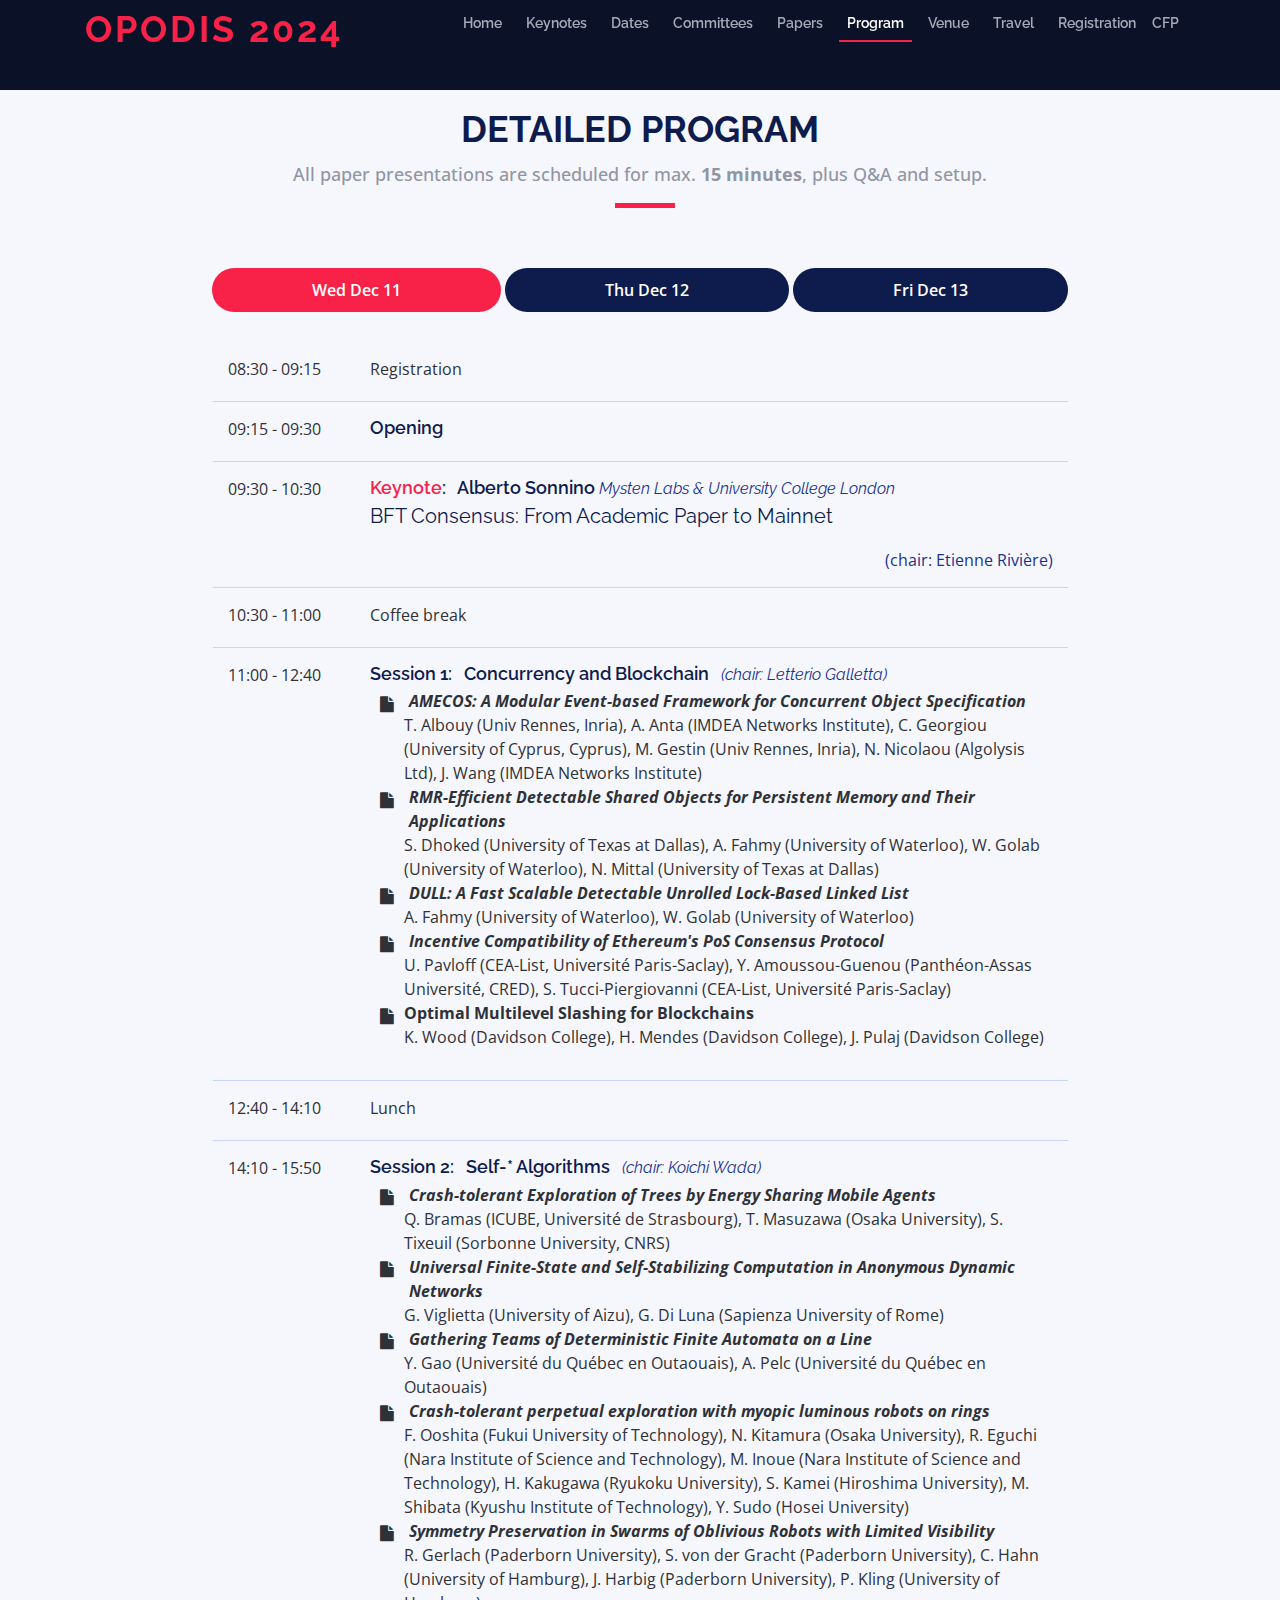
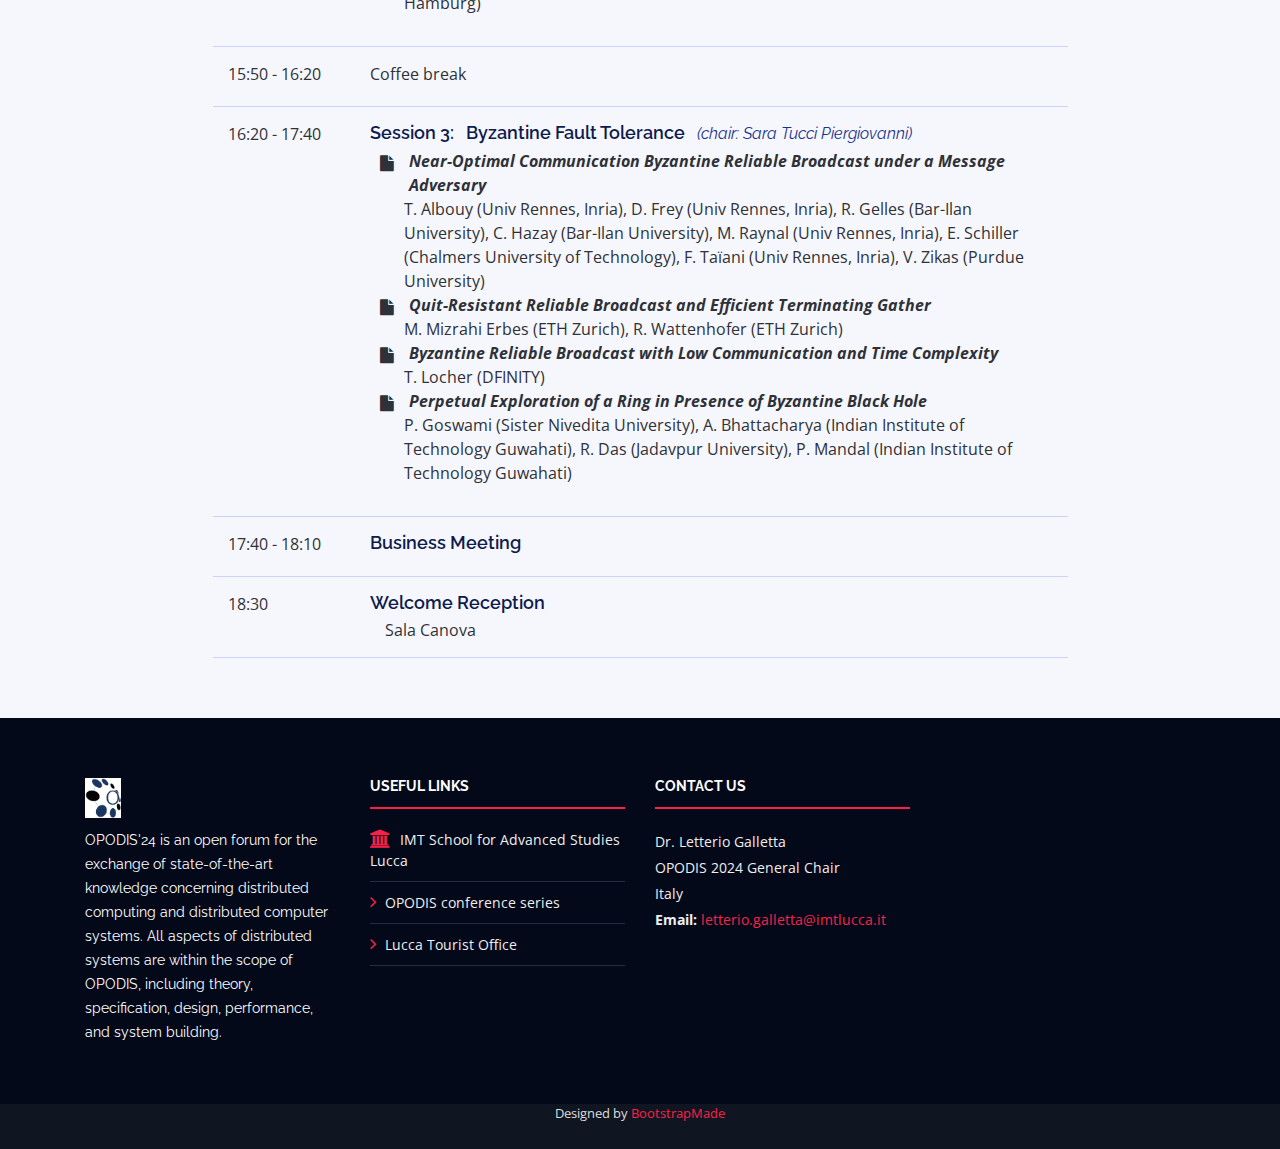
<file: program.html>
<!DOCTYPE html>
<html lang="en">

<head>
  <meta charset="utf-8">
  <title>OPODIS 24 - The 28th International Conference on Principles of Distributed Systems</title>
  <meta content="width=device-width, initial-scale=1.0" name="viewport">
  <meta content="" name="keywords">
  <meta content="" name="description">

  <!-- Favicons -->
  <link href="img/favicon.png" rel="icon">
  <link href="img/apple-touch-icon.png" rel="apple-touch-icon">

  <!-- Google Fonts -->
  <link href="https://fonts.googleapis.com/css?family=Open+Sans:300,300i,400,400i,700,700i|Raleway:300,400,500,700,800" rel="stylesheet">

  <!-- Bootstrap CSS File -->
  <link href="lib/bootstrap/css/bootstrap.min.css" rel="stylesheet">

  <!-- Libraries CSS Files -->
  <link href="lib/font-awesome/css/font-awesome.min.css" rel="stylesheet">
  <link href="lib/animate/animate.min.css" rel="stylesheet">
  <link href="lib/venobox/venobox.css" rel="stylesheet">
  <link href="lib/owlcarousel/assets/owl.carousel.min.css" rel="stylesheet">

  <!-- Main Stylesheet File -->
  <link href="css/style.css" rel="stylesheet">

  <!-- =======================================================
    Theme Name: TheEvent
    Theme URL: https://bootstrapmade.com/theevent-conference-event-bootstrap-template/
    Author: BootstrapMade.com
    License: https://bootstrapmade.com/license/
  ======================================================= -->
</head>

<body>


  <!--==========================
    Header
  ============================-->
  <header class="noTrasparentHeader" id="header">
    <div class="container">

      <div id="logo" class="pull-left">
        <!-- Uncomment below if you prefer to use a text logo -->
        <h1><a href="index.html"><span>OPODIS 2024</span></a></h1>
        <!--a href="#intro" class="scrollto"><img src="img/logo-opodis.png" alt="" title=""></a-->
      </div>

      <nav id="nav-menu-container">
        <ul class="nav-menu">
          <li><a href="index.html">Home</a></li>
           <!--li><a href="index.html#about">About</a></li-->
          <li><a href="index.html#speakers">Keynotes</a></li>
          <li></li><a href="cfp.html">CFP</a></li>
          <li><a href="cfp.html#dates">Dates</a></li>
          <li><a href="index.html#committees">Committees</a></li>
          <li><a href="accepted-papers.html">Papers</a></li>
          <li class="menu-active"><a href="program.html">Program</a></li>
          <!-- <li><a href="#schedule">Program</a></li>  -->
          <li><a href="index.html#venue">Venue</a></li>
          <li><a href="index.html#travel">Travel</a></li>
          <!-- <li><a href="#hotels">Hotels</a></li> -->
          <li><a href="index.html#subscribe">Registration</a></li>
          <!--<li><a href="#supporters">Sponsors</a></li>-->
          <!--li><a href="#contact">Contact</a></li-->
          <!--li class="#registration"><a href="#registration">Registration</a></li-->
        </ul>
      </nav><!-- #nav-menu-container -->
    </div>
  </header><!-- #header -->
  <br/>
  <br/>





<!--
  <section id="schedule" class="section-with-bg">
    <div class="container wow fadeInUp" style="visibility: visible; animation-name: fadeInUp;">
      <div class="section-header">
        <h2>Program Outline</h2>
        <p><a href="#detailed-program">jump to detailed program</a></p>
        <table class="table table-bordered table-sm table-hover">
            <style>
              table {
                table-layout: fixed;
              }
              table th.timeCol {
                width: 60px;
                text-align: right;
              }
            </style>
            <caption>Event Schedule:</caption>
            <thead class="thead-dark">
                <tr>
                  <th>Time</th>
                  <th>Dec 11</th>
                  <th>Dec 12</th>
                  <th>Dec 13</th>
                </tr>
              </thead>
              <tbody>
                <tr>
                  <td>8:30</td>
                  <td>Registration</td>
                  <td>Registration</td>
                  <td>Registration</td>
                </tr>
                <tr>
                  <td>9:15</td>
                  <td>Opening (0:15)</td>
                  <td>Keynote 2 (Alysson) (1:00)</td>
                  <td>Keynote 3 (Paola) (1:00)</td>
                </tr>
                <tr>
                  <td>9:30</td>
                  <td>Keynote 1 (Aberto) (1:00)</td>
                  <td></td>
                  <td></td>
                </tr>
                <tr>
                  <td>10:30</td>
                  <td>Coffee Break (0:30)</td>
                  <td>Coffee Break (0:30)</td>
                  <td>Coffee Break (0:30)</td>
                </tr>
                <tr>
                  <td>11:00</td>
                  <td>Session 1 (1:40, 5 papers)</td>
                  <td>Session 4 (1:20, 4 papers)</td>
                  <td>Session 7 (1:40, 5 papers)</td>
                </tr>
                <tr>
                  <td>12:40</td>
                  <td>Lunch (1:30)</td>
                  <td>Tribute Mathieu (0:30)</td>
                  <td>Lunch (1:30)</td>
                </tr>
                <tr>
                  <td>14:10</td>
                  <td>Session 2 (1:40, 5 papers)</td>
                  <td>Session 5 (1:20, 4 papers)</td>
                  <td>Session 8 (1:20, 4 papers)</td>
                </tr>
                <tr>
                  <td>15:50</td>
                  <td>Coffee Break (0:30)</td>
                  <td>Coffee Break (0:30)</td>
                  <td></td>
                </tr>
                <tr>
                  <td>16:20</td>
                  <td>Session 3 (1:20, 4 papers)</td>
                  <td>Session 6 (1:20, 4 papers)</td>
                  <td></td>
                </tr>
                <tr>
                  <td>17:40</td>
                  <td>Business Meeting (0:30)</td>
                  <td></td>
                  <td></td>
                </tr>
                <tr>
                  <td>18:30</td>
                  <td>Welcome Reception</td>
                  <td>Social Event (4:00)</td>
                  <td></td>
                </tr>
                <tr>
                  <td>22:00</td>
                  <td></td>
                  <td></td>
                  <td></td>
                </tr>
                <tr>
                  <td>15:00</td>
                  <td></td>
                  <td></td>
                  <td>Closing (0:15)</td>
                </tr>
              </tbody>
            </table>
            

      </div>
    </div>
  </section>
-->




  <section id="schedule" class="section-with-bg">
    <div class="container wow fadeInUp" style="visibility: visible; animation-name: fadeInUp;">
        <a name="detailed-program" class="name_adjust"></a>
        <div class="section-header">
            <h2>Detailed Program</h2>
          <!--  <p>We had an excellent OPODIS 2024 with many interesting talks and research discussions. The program is left here for nostalgia and bureaucratic reference...</p>-->
            <p>All paper presentations are scheduled for max. <strong>15 minutes</strong>, plus Q&amp;A and setup.</p>
        </div>
        <!--
        <div class="tab-content row justify-content-center">
        <p><strong>Welcome Reception (Wen Dec. 11)</strong>: 18:30 <em>(???)</em>, location: <a href="#">???</a>, ??? (<a href="#" target="_blank">map</a>)</p>
        </div>
        -->

        <ul class="nav nav-tabs" role="tablist">
            <li class="nav-item">
              <a class="nav-link active" href="#day-1" role="tab" data-toggle="tab">Wed Dec 11</a>
            </li>
            <li class="nav-item">
              <a class="nav-link" href="#day-2" role="tab" data-toggle="tab">Thu Dec 12</a>
            </li>
            <li class="nav-item">
              <a class="nav-link" href="#day-3" role="tab" data-toggle="tab">Fri Dec 13</a>
            </li>
        </ul>
    
        <div class="tab-content row justify-content-center">
    
            <!-- DAY 1 -->
    
            <div role="tabpanel" class="col-lg-9 tab-pane fade show active" id="day-1">
    
                <div class="row schedule-item">
                    <div class="col-md-2"><time>08:30 - 09:15</time></div>
                    <div class="col-md-10">
                    Registration
                    </div>
                </div>
                <div class="row schedule-item">
                    <div class="col-md-2"><time>09:15 - 09:30</time></div>
                    <div class="col-md-10">
                    <h4>Opening</h4>
                    </div>
                </div>
    
                <div class="row schedule-item">
                    <div class="col-md-2"><time>09:30 - 10:30</time></div>
                    <div class="col-md-10">
                        <a name="keynote1" class="name_adjust"></a>
                    <h4><a href="sonnino.html">Keynote</a>: &nbsp; Alberto Sonnino <span>Mysten Labs &amp; University College London</span></h4> 
                    <h5>BFT Consensus: From Academic Paper to Mainnet</h5>
                    <div class="chair" style="text-align: right;color:#19328e">(chair: Etienne Rivière) </div>
                    </div>
                </div>
    
                <div class="row schedule-item">
                    <div class="col-md-2"><time>10:30 - 11:00</time></div>
                    <div class="col-md-10">
                        Coffee break
                    </div>
                </div>
    
                <div class="row schedule-item">
                    <div class="col-md-2"><time> 11:00 - 12:40</time></div>
                    <div class="col-md-10">
                        <a name="session1" class="name_adjust"></a>
                        <h4>Session 1: &nbsp; Concurrency and Blockchain <span class="chair">&nbsp; (chair: Letterio Galletta)</span></h4> 
                        
                        <ul class="fa-ul">
                        <li><span class="fa-li"><i class="fa fa-file"></i></span>
                            <!--<div class="paper-number">26</div>-->
                            <div class="title"><strong>AMECOS: A Modular Event-based Framework for Concurrent Object Specification</strong></div>
                            T. Albouy (Univ Rennes, Inria), A. Anta (IMDEA Networks Institute), C. Georgiou (University of Cyprus, Cyprus), M. Gestin (Univ Rennes, Inria), N. Nicolaou (Algolysis Ltd), J. Wang (IMDEA Networks Institute)
                        </li>
                        <li><span class="fa-li"><i class="fa fa-file"></i></span>
                            <!-- <div class="paper-number">90</div> -->
                            <div class="title"><strong>RMR-Efficient Detectable Shared Objects for Persistent Memory and Their Applications</strong></div>
                            S. Dhoked (University of Texas at Dallas), A. Fahmy (University of Waterloo), W. Golab (University of Waterloo), N. Mittal (University of Texas at Dallas)
                        </li>
                        <li><span class="fa-li"><i class="fa fa-file"></i></span>
                            <!-- <div class="paper-number">100</div>-->
                            <div class="title"><strong>DULL: A Fast Scalable Detectable Unrolled Lock-Based Linked List</strong></div>
                            A. Fahmy (University of Waterloo), W. Golab (University of Waterloo)
                        </li>
                        <li><span class="fa-li"><i class="fa fa-file"></i></span>
                            <!-- <div class="paper-number">101</div> -->
                            <div class="title"><strong>Incentive Compatibility of Ethereum's PoS Consensus Protocol</strong></div>
                            U. Pavloff (CEA-List, Université Paris-Saclay), Y. Amoussou-Guenou (Panthéon-Assas Université, CRED), S. Tucci-Piergiovanni (CEA-List, Université Paris-Saclay)
                        </li>
                        <li><span class="fa-li"><i class="fa fa-file"></i></span>
                            <!-- <div class="paper-number">103</div> -->
                            <div class "title"><strong>Optimal Multilevel Slashing for Blockchains</strong></div>
                            K. Wood (Davidson College), H. Mendes (Davidson College), J. Pulaj (Davidson College)
                        </li>
                        </ul>
                    </div>
                </div>
    
                <div class="row schedule-item">
                    <div class="col-md-2"><time>12:40 - 14:10</time></div>
                    <div class="col-md-10">
                        Lunch
                    </div>
                </div>
    
    
                <div class="row schedule-item">
                    <div class="col-md-2"><time> 14:10 - 15:50 </time></div>
                    <div class="col-md-10">
                        <a name="session2" class="name_adjust"></a>
                        <h4>Session 2: &nbsp; Self-* Algorithms &nbsp; <span class="chair">(chair: Koichi Wada)</span></h4>
                        <ul class="fa-ul">
                        <li><span class="fa-li"><i class="fa fa-file"></i></span>
                            <!-- <div class="paper-number">94</div> -->
                            <div class="title"><strong>Crash-tolerant Exploration of Trees by Energy Sharing Mobile Agents</strong></div>
                            Q. Bramas (ICUBE, Université de Strasbourg), T. Masuzawa (Osaka University), S. Tixeuil (Sorbonne University, CNRS)
                        </li>
                        <li><span class="fa-li"><i class="fa fa-file"></i></span>
                            <!-- <div class="paper-number">4</div> -->
                            <div class="title"><strong>Universal Finite-State and Self-Stabilizing Computation in Anonymous Dynamic Networks</strong></div>
                            G. Viglietta (University of Aizu), G. Di Luna (Sapienza University of Rome)
                        </li>
                        <li><span class="fa-li"><i class="fa fa-file"></i></span>
                            <!-- <div class="paper-number">48</div> -->
                            <div class="title"><strong>Gathering Teams of Deterministic Finite Automata on a Line</strong></div>
                            Y. Gao (Université du Québec en Outaouais), A. Pelc (Université du Québec en Outaouais)
                        </li>
                        <li><span class="fa-li"><i class="fa fa-file"></i></span>
                            <!-- <div class="paper-number">56</div> -->
                            <div class="title"><strong>Crash-tolerant perpetual exploration with myopic luminous robots on rings</strong></div>
                            F. Ooshita (Fukui University of Technology), N. Kitamura (Osaka University), R. Eguchi (Nara Institute of Science and Technology), M. Inoue (Nara Institute of Science and Technology), H. Kakugawa (Ryukoku University), S. Kamei (Hiroshima University), M. Shibata (Kyushu Institute of Technology), Y. Sudo (Hosei University)
                          </li>
                        <li><span class="fa-li"><i class="fa fa-file"></i></span>
                            <!-- <div class="paper-number">60</div> -->
                            <div class="title"><strong>Symmetry Preservation in Swarms of Oblivious Robots with Limited Visibility</strong></div>
                            R. Gerlach (Paderborn University), S. von der Gracht (Paderborn University), C. Hahn (University of Hamburg), J. Harbig (Paderborn University), P. Kling (University of Hamburg)
                        </li>
                        </ul>
                    </div>
                </div>
    
                <div class="row schedule-item">
                    <div class="col-md-2"><time>15:50 - 16:20</time></div>
                    <div class="col-md-10">
                        Coffee break
                    </div>
                </div>
                
    
                <div class="row schedule-item">
                    <div class="col-md-2"><time> 16:20 - 17:40 </time></div>
                    <div class="col-md-10">
                        <a name="session3" class="name_adjust"></a>
                        <h4>Session 3: &nbsp; Byzantine Fault Tolerance &nbsp; <span class="chair">(chair: Sara Tucci Piergiovanni)</span></h4> 
                        <ul class="fa-ul">
                        <li><span class="fa-li"><i class="fa fa-file"></i></span>
                            <!-- <div class="paper-number">18</div> -->
                            <div class="title"><strong>Near-Optimal Communication Byzantine Reliable Broadcast under a Message Adversary</strong></div>
                            T. Albouy (Univ Rennes, Inria), D. Frey (Univ Rennes, Inria), R. Gelles (Bar-Ilan University), C. Hazay (Bar-Ilan University), M. Raynal (Univ Rennes, Inria), E. Schiller (Chalmers University of Technology), F. Taïani (Univ Rennes, Inria), V. Zikas (Purdue University)
                        </li>
                        <li><span class="fa-li"><i class="fa fa-file"></i></span>
                            <!-- <div class="paper-number">31</div> -->
                            <div class="title"><strong>Quit-Resistant Reliable Broadcast and Efficient Terminating Gather</strong></div>
                            M. Mizrahi Erbes (ETH Zurich), R. Wattenhofer (ETH Zurich)
                        </li>
                        <li><span class="fa-li"><i class="fa fa-file"></i></span>
                            <!-- <div class="paper-number">42</div> -->
                            <div class="title"><strong>Byzantine Reliable Broadcast with Low Communication and Time Complexity</strong></div>
                            T. Locher (DFINITY)
                        </li>
                        <li><span class="fa-li"><i class="fa fa-file"></i></span>
                            <!-- <div class="paper-number">40</div> -->
                            <div class="title"><strong>Perpetual Exploration of a Ring in Presence of Byzantine Black Hole</strong></div>
                            P. Goswami (Sister Nivedita University), A. Bhattacharya (Indian Institute of Technology Guwahati), R. Das (Jadavpur University), P. Mandal (Indian Institute of Technology Guwahati)
                        </li>
                        </ul>
                    </div>
                </div>
                
    
                <div class="row schedule-item">
                    <div class="col-md-2"><time>17:40 - 18:10</time></div>
                    <div class="col-md-10">
                        <a name="business_meeting" class="name_adjust"></a>
                    <h4>Business Meeting</h4>
                    </div>
                </div>
    

                <div class="row schedule-item">
                    <div class="col-md-2"><time>18:30</time></div>
                    <div class="col-md-10">
                    <h4>Welcome Reception</h4>
                    <div class="col-md-10">
                      Sala Canova
                    </div> 
                    </div>
                </div>
    
            </div>
    
    
            <!-- DAY 2 -->
    

            <div role="tabpanel" class="col-lg-9 tab-pane fade" id="day-2">
    
                <a name="dday-2"></a>
                <div class="row schedule-item">
                    <div class="col-md-2"><time>08:30 - 09:00</time></div>
                    <div class="col-md-10">
                    Registration
                    </div>
                </div>
            
                <div class="row schedule-item">
                  <div class="col-md-2"><time>09:00 - 10:00</time></div>
                  <div class="col-md-10">
                      <a name="keynote2" class="name_adjust"></a>
                  <h4><a href="bessani.html">Keynote</a>: &nbsp; Alysson Bessani <span>Universidade de Lisboa</span> </h4> <!-- <div class="chair">(chair: Xavier Défago)</div> -->
                  <h5>The Power of Simplicity on Dependable Distributed Systems</h5>
                  <div class="chair" style="text-align: right;color:#19328e">(chair: Xavier Défago)</div>
                  </div>
              </div>
            
                <div class="row schedule-item">
                    <div class="col-md-2"><time>10:00 - 10:30</time></div>
                    <div class="col-md-10">
                        Coffee break
                    </div>
                </div>
            
                <div class="row schedule-item">
                    <div class="col-md-2"><time>10:30 - 11:50</time></div>
                    <div class="col-md-10">
                        <a name="session4" class="name_adjust"></a>
                        <h4>Session 4: &nbsp; Consensus <span class="chair">(chair: Pascal Felber)</span></h4>
                        <ul class="fa-ul">
                            <li><span class="fa-li"><i class="fa fa-file"></i></span>
                                <!-- <div class="paper-number">13</div>-->
                                <div class="title"><strong>Stabilizing Consensus is impossible in Lossy Iterated Immediate Snapshot Models</strong></div>
                                S. Felber (Vienna University of Technology), H. Galeana (TU Berlin)
                                </li>
                            <li><span class="fa-li"><i class="fa fa-file"></i></span>
                                <!-- <div class="paper-number">39</div> -->
                                <div class="title"><strong>A General Class of Reductions and Extension-Based Proofs</strong></div>
                                Y. Shi (Tsinghua University), W. Liu (Tsinghua University)
                                </li>
                            <li><span class="fa-li"><i class="fa fa-file"></i></span>
                                <div class="title"><strong>How robust are synchronous consensus protocols?</strong></div>
                                N. Milosevic (USI Lugano), D. Cason (USI Lugano), Z. Milosevic (Informal Systems), F. Pedone (USI Lugano)
                                </li>
                            <li><span class="fa-li"><i class="fa fa-file"></i></span>
                                <div class="title"><strong>No Symmetric Broadcast Abstraction Characterizes k-Set-Agreement in Message-Passing Systems</strong></div>
                                S. Gay (École Normale Supérieure), A. Mostéfaoui (LS2N, Nantes Université), M. Perrin (LS2N, Nantes Université)
                                </li>
                        </ul>
                    </div>
                </div>
            
                <div class="row schedule-item">
                    <div class="col-md-2"><time>11:50 - 12:20</time></div>
                    <div class="col-md-10">
                        Tribute to Mathieu Roy
                    </div>
                </div>
            
                <div class="row schedule-item">
                    <div class="col-md-2"><time>12:20 - 13:50</time></div>
                    <div class="col-md-10">
                        Lunch
                    </div>
                </div>
            
                <div class="row schedule-item">
                    <div class="col-md-2"><time>13:50 - 15:10</time></div>
                    <div class="col-md-10">
                        <a name="session5" class="name_adjust"></a>
                        <h4>Session 5: &nbsp; Dependability and Security <span class="chair">(chair: Valerio Schiavoni)</span></h4>
                        <ul class="fa-ul">
                            <li><span class="fa-li"><i class="fa fa-file"></i></span>
                                <div class="title"><strong>FaaSLoad: Fine-grained Performance and Resource Measurement for Function-as-a-Service</strong></div>
                                M. Bacou (Samovar, Télécom SudParis) 
                              </li>
                            <li><span class="fa-li"><i class="fa fa-file"></i></span>
                                <div class="title"><strong>Distributed Recoverable Sketches</strong></div>
                                D. Cohen (Technion), R. Friedman (Technion), R. Shahout (Harvard University)
                                </li>
                            <li><span class="fa-li"><i class="fa fa-file"></i></span>
                                <div class="title"><strong>Hash & Adjust: Competitive Demand-Aware Consistent Hashing</strong></div>
                                A. Pourdamghani (TU Berlin), C. Avin (Ben Gurion University of the Negev), R. Sama (University of Vienna), M. Shiran (TU Berlin), S. Schmid (TU Berlin)  
                              </li>
                            <li><span class="fa-li"><i class="fa fa-file"></i></span>
                                <div class="title"><strong>Reliable Communication in Hybrid Authentication and Trust Models</strong></div>
                                R. Chotkan (Delft University of Technology), B. Cox (Delft University of Technology), V. Rahli (University of Birmingham), J. Decouchant (Delft University of Technology)
                                </li>
                        </ul>
                    </div>
                </div>
            
                <div class="row schedule-item">
                    <div class="col-md-2"><time>15:10 - 15:40</time></div>
                    <div class="col-md-10">
                        Coffee break
                    </div>
                </div>
            
                <div class="row schedule-item">
                    <div class="col-md-2"><time>15:40 - 17:00</time></div>
                    <div class="col-md-10">
                        <a name="session6" class="name_adjust"></a>
                        <h4>Session 6: &nbsp; Models and Computability <span class="chair">(chair: Sébastien Tixeuil)</span></h4>
                        <ul class="fa-ul">
                            <li><span class="fa-li"><i class="fa fa-file"></i></span>
                                <div class="title"><strong>The Singular Optimality of Distributed Computation in LOCAL.</strong></div>
                                F. Dufoulon (Lancaster University), G. Pandurangan (University of Houston), P. Robinson (Augusta University), M. Scquizzato (University of Padova)
                                </li>
                            <li><span class="fa-li"><i class="fa fa-file"></i></span>
                                <div class="title"><strong>Local problems in trees across a wide range of distributed models.</strong></div>
                                A. Dhar (Aalto University and Indian Institute of Technology Kharagpur), E. Kujawa (Aalto University and University of Illinois Urbana-Champaign), H. Lievonen (Aalto University), A. Modanese (Aalto University), M. Muftuoglu (Aalto University), J. Studený (Aalto University), J. Suomela (Aalto University)
                                </li>
                            <li><span class="fa-li"><i class="fa fa-file"></i></span>
                                <div class="title"><strong>How local constraints influence network diameter and applications to LCL generalizations.</strong></div>
                                N. Bousquet (CNRS and University of Lyon), L. Feuilloley (CNRS and University of Lyon), T. Pierron (University of Lyon)
                                </li>
                            <li><span class="fa-li"><i class="fa fa-file"></i></span>
                                <div class="title"><strong>On Reliability of the Extrema Propagation Technique in Random Environment.</strong></div>
                                J. Cichoń (Wrocław University of Science and Technology), D. Dworzański (Wrocław University of Science and Technology)
                                </li>
                        </ul>
                    </div>
                </div>
            
                <div class="row schedule-item">
                    <div class="col-md-2"><time>18:00</time></div>
                    <div class="col-md-10">
                        <h4>Social event &amp; banquet</h4>
                        <div class="col-md-10">
                          The appointment for the tour and the visit is in <a href="https://maps.app.goo.gl/k2wFeona8ZV17eSg6">San Francesco Square</a>.<br/>
                          The banquet will be at <a href="https://maps.app.goo.gl/ZmVaKGERE2D6Z9EbA">San Colombano Restaurant</a>.
                        </div>
                    </div>
                </div>
            
            </div>
            
    
            <!-- DAY 3 -->
    
            <div role="tabpanel" class="col-lg-9 tab-pane fade" id="day-3">
                <div class="row schedule-item">
                    <div class="col-md-2"><time>08:30 - 09:00</time></div>
                    <div class="col-md-10">
                        Registration
                    </div>
                </div>
            
                <div class="row schedule-item">
                    <div class="col-md-2"><time>09:00 - 10:00</time></div>
                    <div class="col-md-10">
                        <a name="keynote3" class="name_adjust"></a>
                        <h4><a href="flocchini.html">Keynote</a>: &nbsp; Paola Flocchini <span>University of Ottawa</span></h4>
                        <h5>Distributed Computing by Mobile Robots: Expanding the Horizon</h5>
                        <div class="chair" style="text-align: right;color:#19328e">(chair: Silvia Bonomi)</div>
                      </div>
                </div>
            
                <div class="row schedule-item">
                    <div class="col-md-2"><time>10:00 - 10:30</time></div>
                    <div class="col-md-10">
                        Coffee break
                    </div>
                </div>
            
                <div class="row schedule-item">
                    <div class="col-md-2"><time>10:30 - 12:10</time></div>
                    <div class="col-md-10">
                        <a name="session7" class="name_adjust"></a>
                        <h4>Session 7: &nbsp; Distributed Algorithms <span class="chair">(chair: Giuseppe Antonio Di Luna)</span></h4>
                        <ul class="fa-ul">
                            <li><span class="fa-li"><i class="fa fa-file"></i></span>
                                <div class="title"><strong>Fast, Fair and Truthful Distributed Stable Matching for Common Preferences</strong></div>
                                J. Hirvonen (Aalto University and Helsinki Institute for Information Technology), S. Ranjbaran (Aalto University)
                            </li>
                            <li><span class="fa-li"><i class="fa fa-file"></i></span>
                                <div class="title"><strong>Dynamic Probabilistic Reliable Broadcast</strong></div>
                                J. Bezerra (Institut Polytechnique de Paris), V. Anikina (ITMO University), P. Kuznetsov (Institut Polytechnique de Paris), L. Schif (Akamai), S. Schmid (Technische Universität Berlin)
                            </li>
                            <li><span class="fa-li"><i class="fa fa-file"></i></span>
                                <div class="title"><strong>Distributed Agreement in the Arrovian Framework</strong></div>
                                K. Wood (Davidson College), H. Mendes (Davidson College), J. Pulaj (Davidson College)
                            </li>
                            <li><span class="fa-li"><i class="fa fa-file"></i></span>
                                <div class="title"><strong>Self-Stabilizing Fully Adaptive Maximal Matching</strong></div>
                                S. Bitton (Technion), Y. Emek (Technion), T. Izumi (Osaka Unversity), S. Kutten (Technion)
                            </li>
                            <li><span class="fa-li"><i class="fa fa-file"></i></span>
                                <div class="title"><strong>Quantum Simultaneous Protocols without Public Coins using Modified Equality Queries</strong></div>
                                F. Le Gall (Nagoya University), O. Nadler (Tel-Aviv University), H. Nishimura (Nagoya University), R. Oshman (Tel-Aviv University)
                            </li>
                        </ul>
                    </div>
                </div>
            
                <div class="row schedule-item">
                    <div class="col-md-2"><time>12:10 - 13:40</time></div>
                    <div class="col-md-10">
                        Lunch
                    </div>
                </div>
            
                <div class="row schedule-item">
                    <div class="col-md-2"><time>13:40 - 15:00</time></div>
                    <div class="col-md-10">
                        <a name="session8" class="name_adjust"></a>
                        <h4>Session 8: &nbsp; Graphs and Networks <span class="chair">(chair: Fukuhito Ooshita)</span></h4>
                        <ul class="fa-ul">
                            <li><span class="fa-li"><i class="fa fa-file"></i></span>
                                <div class="title"><strong>Near-Optimal Resilient Labeling Schemes</strong></div>
                                E. Huberman (Technion), K. Censor-Hillel (Technion)
                            </li>
                            <li><span class="fa-li"><i class="fa fa-file"></i></span>
                                <div class="title"><strong>Distributed Branching Random Walks and Their Applications</strong></div>
                                V. Aradhya (National University of Singapore), S. Gilbert (National University of Singapore), T. Götte (University of Hamburg)
                            </li>
                            <li><span class="fa-li"><i class="fa fa-file"></i></span>
                                <div class="title"><strong>Almost Time-Optimal Loosely-Stabilizing Leader Election on Arbitrary Graphs Without Identifiers in Population Protocols</strong></div>
                                H. Kanaya (Nara Institute of Science and Technology), R. Eguchi (Nara Institute of Science and Technology), T. Sasada (Nara Institute of Science and Technology), M. Inoue (Nara Institute of Science and Technology)
                              </li>
                            <li><span class="fa-li"><i class="fa fa-file"></i></span>
                                <div class="title"><strong>Efficient Algorithms for Demand-Aware Networks and a Connection to Virtual Network Embedding</strong></div>
                                A. Figiel (TU Berlin), J. Korhonen (None), N. Olver (London School of Economics and Political Science), S. Schmid (TU Berlin)
                            </li>
                        </ul>
                    </div>
                </div>
            
                <div class="row schedule-item">
                    <div class="col-md-2"><time>15:00 - 15:10</time></div>
                    <div class="col-md-10">
                        <h4>Closing</h4>
                    </div>
                </div>
            
            </div>
            
    
        </div>
    </div>
    
    </section>


  </main>


  <!--==========================
    Footer
  ============================-->
  <footer id="footer">
    <div class="footer-top">
      <div class="container">
        <div class="row">

          <div class="col-lg-3 col-md-6 footer-info">
            <img src="img/logo-opodis.png" alt="OPODIS'24">
            <p>OPODIS'24 is an open forum for the exchange of state-of-the-art knowledge concerning distributed computing and distributed computer systems. All aspects of distributed systems are within the scope of OPODIS, including theory, specification, design, performance, and system building.</p>
          </div>

          <!--div class="col-lg-3 col-md-6 footer-links">
            <h4>Useful Links</h4>
            <ul>
              <li><i class="fa fa-angle-right"></i> <a href="#">Home</a></li>
              <li><i class="fa fa-angle-right"></i> <a href="#">About us</a></li>
              <li><i class="fa fa-angle-right"></i> <a href="#">Services</a></li>
              <li><i class="fa fa-angle-right"></i> <a href="#">Terms of service</a></li>
              <li><i class="fa fa-angle-right"></i> <a href="#">Privacy policy</a></li>
            </ul>
          </div-->

          <div class="col-lg-3 col-md-6 footer-links">
            <h4>Useful Links</h4>
            <ul>
              <li><i class="fa fa-university"></i> <a href="https://www.imtlucca.it/en">IMT School for Advanced Studies Lucca</a></li>
              <li><i class="fa fa-angle-right"></i> <a href="https://www.opodis.net">OPODIS conference series</a></li>
              <li><i class="fa fa-angle-right"></i> <a href="https://www.turismo.lucca.it/en">Lucca Tourist Office</a></li>
              <!--li><i class="fa fa-angle-right"></i> <a href="#">Terms of service</a></li-->
              <!--li><i class="fa fa-angle-right"></i> <a href="#">Privacy policy</a></li-->
            </ul>
          </div>

          <div class="col-lg-3 col-md-6 footer-contact">
            <h4>Contact Us</h4>
            <p>
              Dr. Letterio Galletta<br>
              OPODIS 2024 General Chair<br>
              Italy<br>
              <strong>Email:</strong> <a href="mailto:letterio.galletta@imtlucca.it">letterio.galletta@imtlucca.it</a><br>
            </p>
            <!--
            <div class="social-links">
              <a href="#" class="twitter"><i class="fa fa-twitter"></i></a>
              <a href="#" class="facebook"><i class="fa fa-facebook"></i></a>
              <a href="#" class="instagram"><i class="fa fa-instagram"></i></a>
              <a href="#" class="google-plus"><i class="fa fa-google-plus"></i></a>
              <a href="#" class="linkedin"><i class="fa fa-linkedin"></i></a>
            </div>
            -->
          </div>

        </div>
      </div>
    </div>

    <div class="container">
      <!--div class="copyright">
        &copy; Copyright <strong>TheEvent</strong>. All Rights Reserved
      </div-->
      <div class="credits">
        <!--
          All the links in the footer should remain intact.
          You can delete the links only if you purchased the pro version.
          Licensing information: https://bootstrapmade.com/license/
          Purchase the pro version with working PHP/AJAX contact form: https://bootstrapmade.com/buy/?theme=TheEvent
        -->
        Designed by <a href="https://bootstrapmade.com/">BootstrapMade</a>
      </div>
    </div>
  </footer><!-- #footer -->

  <a href="#" class="back-to-top"><i class="fa fa-angle-up"></i></a>

  <!-- JavaScript Libraries -->
  <script src="lib/jquery/jquery.min.js"></script>
  <script src="lib/jquery/jquery-migrate.min.js"></script>
  <script src="lib/bootstrap/js/bootstrap.bundle.min.js"></script>
  <script src="lib/easing/easing.min.js"></script>
  <script src="lib/superfish/hoverIntent.js"></script>
  <script src="lib/superfish/superfish.min.js"></script>
  <script src="lib/wow/wow.min.js"></script>
  <script src="lib/venobox/venobox.min.js"></script>
  <script src="lib/owlcarousel/owl.carousel.min.js"></script>

  <!-- Contact Form JavaScript File -->
  <script src="contactform/contactform.js"></script>

  <!-- Template Main Javascript File -->
  <script src="js/main.js"></script>
</body>

</html>
</file>
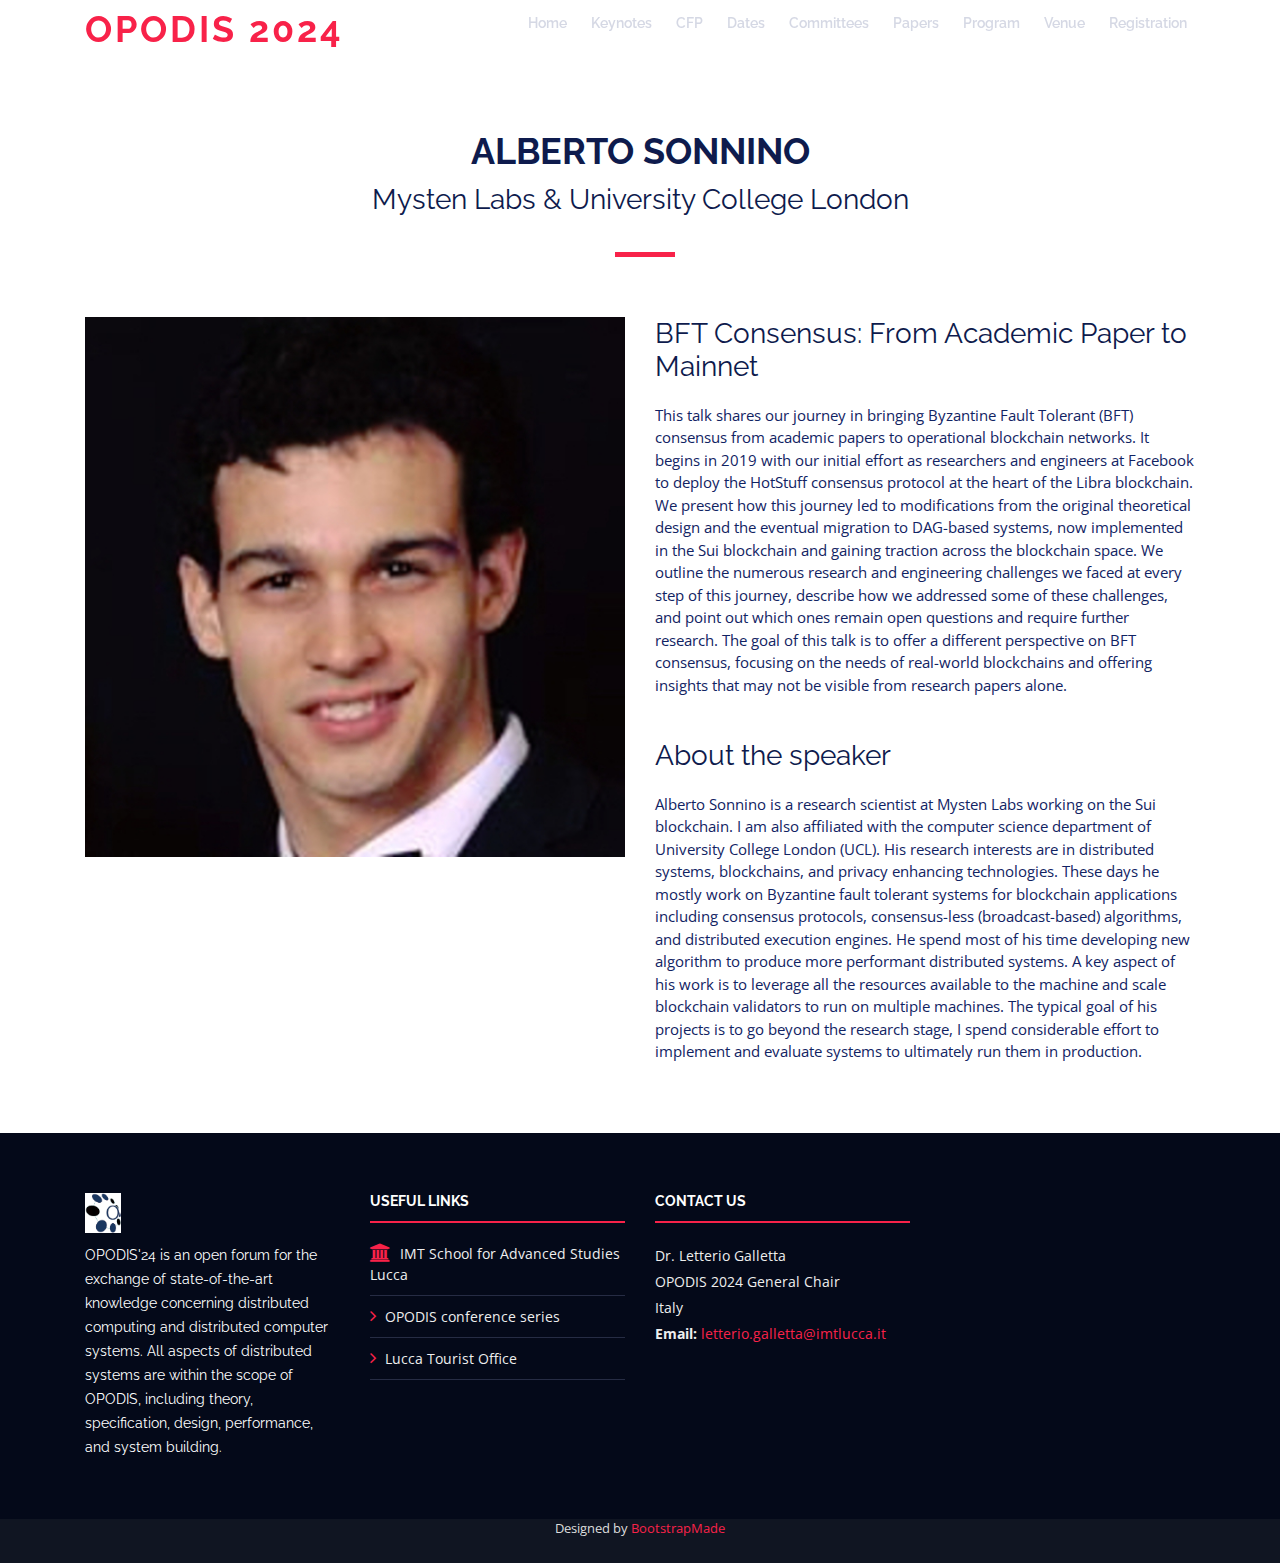
<file: sonnino.html>
<!DOCTYPE html>
<html lang="en">

<head>
  <meta charset="utf-8">
  <title>OPODIS 24 - The 28th International Conference on Principles of Distributed Systems</title>
  <meta content="width=device-width, initial-scale=1.0" name="viewport">
  <meta content="" name="keywords">
  <meta content="" name="description">

  <!-- Favicons -->
  <link href="img/favicon.png" rel="icon">
  <link href="img/apple-touch-icon.png" rel="apple-touch-icon">

  <!-- Google Fonts -->
  <link href="https://fonts.googleapis.com/css?family=Open+Sans:300,300i,400,400i,700,700i|Raleway:300,400,500,700,800" rel="stylesheet">

  <!-- Bootstrap CSS File -->
  <link href="lib/bootstrap/css/bootstrap.min.css" rel="stylesheet">

  <!-- Libraries CSS Files -->
  <link href="lib/font-awesome/css/font-awesome.min.css" rel="stylesheet">
  <link href="lib/animate/animate.min.css" rel="stylesheet">
  <link href="lib/venobox/venobox.css" rel="stylesheet">
  <link href="lib/owlcarousel/assets/owl.carousel.min.css" rel="stylesheet">

  <!-- Main Stylesheet File -->
  <link href="css/style.css" rel="stylesheet">

  <!-- =======================================================
    Theme Name: TheEvent
    Theme URL: https://bootstrapmade.com/theevent-conference-event-bootstrap-template/
    Author: BootstrapMade.com
    License: https://bootstrapmade.com/license/
  ======================================================= -->
</head>


    <!--==========================
    Header
  ============================-->
  <header id="header">
    <div class="container">

      <div id="logo" class="pull-left">
        <!-- Uncomment below if you prefer to use a text logo -->
        <h1><a href="index.html"><span>OPODIS 2024</span></a></h1>
        <!--a href="#intro" class="scrollto"><img src="img/logo-opodis.png" alt="" title=""></a-->
      </div>

      <nav id="nav-menu-container">
        <ul class="nav-menu">
          <li><a href="index.html#intro">Home</a></li>
           <!--li><a href="index.html#about">About</a></li-->
          <li><a href="index.html#speakers">Keynotes</a></li>
          <li><a href="cfp.html">CFP</a></li>
          <li><a href="cfp.html#dates">Dates</a></li>
          <li><a href="index.html#committees">Committees</a></li>
          <li><a href="accepted-papers.html">Papers</a></li>
          <li><a href="program.html">Program</a></li>
          <li><a href="index.html#venue">Venue</a></li> 
          <!--<li><a href="index.html#travel">Travel</a></li>
          <li><a href="index.html#hotels">Hotels</a></li> -->
          <li><a href="index.html#subscribe">Registration</a></li>
          <!--<li><a href="index.html#supporters">Sponsors</a></li>
          <li><a href="index.html#contact">Contact</a></li-->
        </ul>
      </nav><!-- #nav-menu-container -->
    </div>
  </header><!-- #header -->

  <main id="main" class="main-page">

    <!--==========================
      Speaker Details Section
    ============================-->
    <section id="speakers-details" class="wow fadeIn">
      <div class="container">
        <div class="section-header">
          <h2>Alberto Sonnino</h2> 
          <h3 class="subtitleBioUniversity">Mysten Labs &amp; University College London
          </h3>
          <!-- <p>18 December 2019, Room ALG, 9:20am</p> -->
        </div> <!--(date here, title to be announced) -->

        <div class="row">
          <div class="col-md-6">
            <img src="img/speakers/sonnino.jpg" alt="Alberto Sonnino" class="img-fluid">
          </div>

          <div class="col-md-6">
            <div class="details">
              <h3>BFT Consensus: From Academic Paper to Mainnet</h3>
              <p>This talk shares our journey in bringing Byzantine Fault Tolerant (BFT) consensus from academic papers to operational blockchain networks. It begins in 2019 with our initial effort as researchers and engineers at Facebook to deploy the HotStuff consensus protocol at the heart of the Libra blockchain. We present how this journey led to modifications from the original theoretical design and the eventual migration to DAG-based systems, now implemented in the Sui blockchain and gaining traction across the blockchain space. We outline the numerous research and engineering challenges we faced at every step of this journey, describe how we addressed some of these challenges, and point out which ones remain open questions and require further research. The goal of this talk is to offer a different perspective on BFT consensus, focusing on the needs of real-world blockchains and offering insights that may not be visible from research papers alone.</p>
              <p>&nbsp;</p>
              <h3>About the speaker</h3>


              <p>Alberto Sonnino is a research scientist at Mysten Labs working on the Sui blockchain. I am also affiliated with the computer science department of University College London (UCL).
                His research interests are in distributed systems, blockchains, and privacy enhancing technologies. These days he mostly work on Byzantine fault tolerant systems for blockchain applications including consensus protocols, consensus-less (broadcast-based) algorithms, and distributed execution engines. He spend most of his time developing new algorithm to produce more performant distributed systems. A key aspect of his work is to leverage all the resources available to the machine and scale blockchain validators to run on multiple machines.
                The typical goal of his projects is to go beyond the research stage, I spend considerable effort to implement and evaluate systems to ultimately run them in production.

              </p>

          
            </div>
          </div>
          
        </div>
      </div>

    </section>

  </main>


  <!--==========================
    Footer
  ============================-->
  <footer id="footer">
    <div class="footer-top">
      <div class="container">
        <div class="row">

          <div class="col-lg-3 col-md-6 footer-info">
            <img src="img/logo-opodis.png" alt="OPODIS'24">
            <p>OPODIS'24 is an open forum for the exchange of state-of-the-art knowledge concerning distributed computing and distributed computer systems. All aspects of distributed systems are within the scope of OPODIS, including theory, specification, design, performance, and system building.</p>
          </div>

          <!--div class="col-lg-3 col-md-6 footer-links">
            <h4>Useful Links</h4>
            <ul>
              <li><i class="fa fa-angle-right"></i> <a href="#">Home</a></li>
              <li><i class="fa fa-angle-right"></i> <a href="#">About us</a></li>
              <li><i class="fa fa-angle-right"></i> <a href="#">Services</a></li>
              <li><i class="fa fa-angle-right"></i> <a href="#">Terms of service</a></li>
              <li><i class="fa fa-angle-right"></i> <a href="#">Privacy policy</a></li>
            </ul>
          </div-->

          <div class="col-lg-3 col-md-6 footer-links">
            <h4>Useful Links</h4>
            <ul>
              <li><i class="fa fa-university"></i> <a href="https://www.imtlucca.it/en">IMT School for Advanced Studies Lucca</a></li>
              <li><i class="fa fa-angle-right"></i> <a href="https://www.opodis.net">OPODIS conference series</a></li>
              <li><i class="fa fa-angle-right"></i> <a href="https://www.turismo.lucca.it/en">Lucca Tourist Office</a></li>
              <!--li><i class="fa fa-angle-right"></i> <a href="#">Terms of service</a></li-->
              <!--li><i class="fa fa-angle-right"></i> <a href="#">Privacy policy</a></li-->
            </ul>
          </div>

          <div class="col-lg-3 col-md-6 footer-contact">
            <h4>Contact Us</h4>
            <p>
              Dr. Letterio Galletta<br>
              OPODIS 2024 General Chair<br>
              Italy<br>
              <strong>Email:</strong> <a href="mailto:letterio.galletta@imtlucca.it">letterio.galletta@imtlucca.it</a><br>
            </p>
            <!--
            <div class="social-links">
              <a href="#" class="twitter"><i class="fa fa-twitter"></i></a>
              <a href="#" class="facebook"><i class="fa fa-facebook"></i></a>
              <a href="#" class="instagram"><i class="fa fa-instagram"></i></a>
              <a href="#" class="google-plus"><i class="fa fa-google-plus"></i></a>
              <a href="#" class="linkedin"><i class="fa fa-linkedin"></i></a>
            </div>
            -->
          </div>

        </div>
      </div>
    </div>

    <div class="container">
      <!--div class="copyright">
        &copy; Copyright <strong>TheEvent</strong>. All Rights Reserved
      </div-->
      <div class="credits">
        <!--
          All the links in the footer should remain intact.
          You can delete the links only if you purchased the pro version.
          Licensing information: https://bootstrapmade.com/license/
          Purchase the pro version with working PHP/AJAX contact form: https://bootstrapmade.com/buy/?theme=TheEvent
        -->
        Designed by <a href="https://bootstrapmade.com/">BootstrapMade</a>
      </div>
    </div>
  </footer><!-- #footer -->

  <a href="#" class="back-to-top"><i class="fa fa-angle-up"></i></a>

  <!-- JavaScript Libraries -->
  <script src="lib/jquery/jquery.min.js"></script>
  <script src="lib/jquery/jquery-migrate.min.js"></script>
  <script src="lib/bootstrap/js/bootstrap.bundle.min.js"></script>
  <script src="lib/easing/easing.min.js"></script>
  <script src="lib/superfish/hoverIntent.js"></script>
  <script src="lib/superfish/superfish.min.js"></script>
  <script src="lib/wow/wow.min.js"></script>
  <script src="lib/venobox/venobox.min.js"></script>
  <script src="lib/owlcarousel/owl.carousel.min.js"></script>

  <!-- Contact Form JavaScript File -->
  <script src="contactform/contactform.js"></script>

  <!-- Template Main Javascript File -->
  <script src="js/main.js"></script>
</body>

</html>
</file>
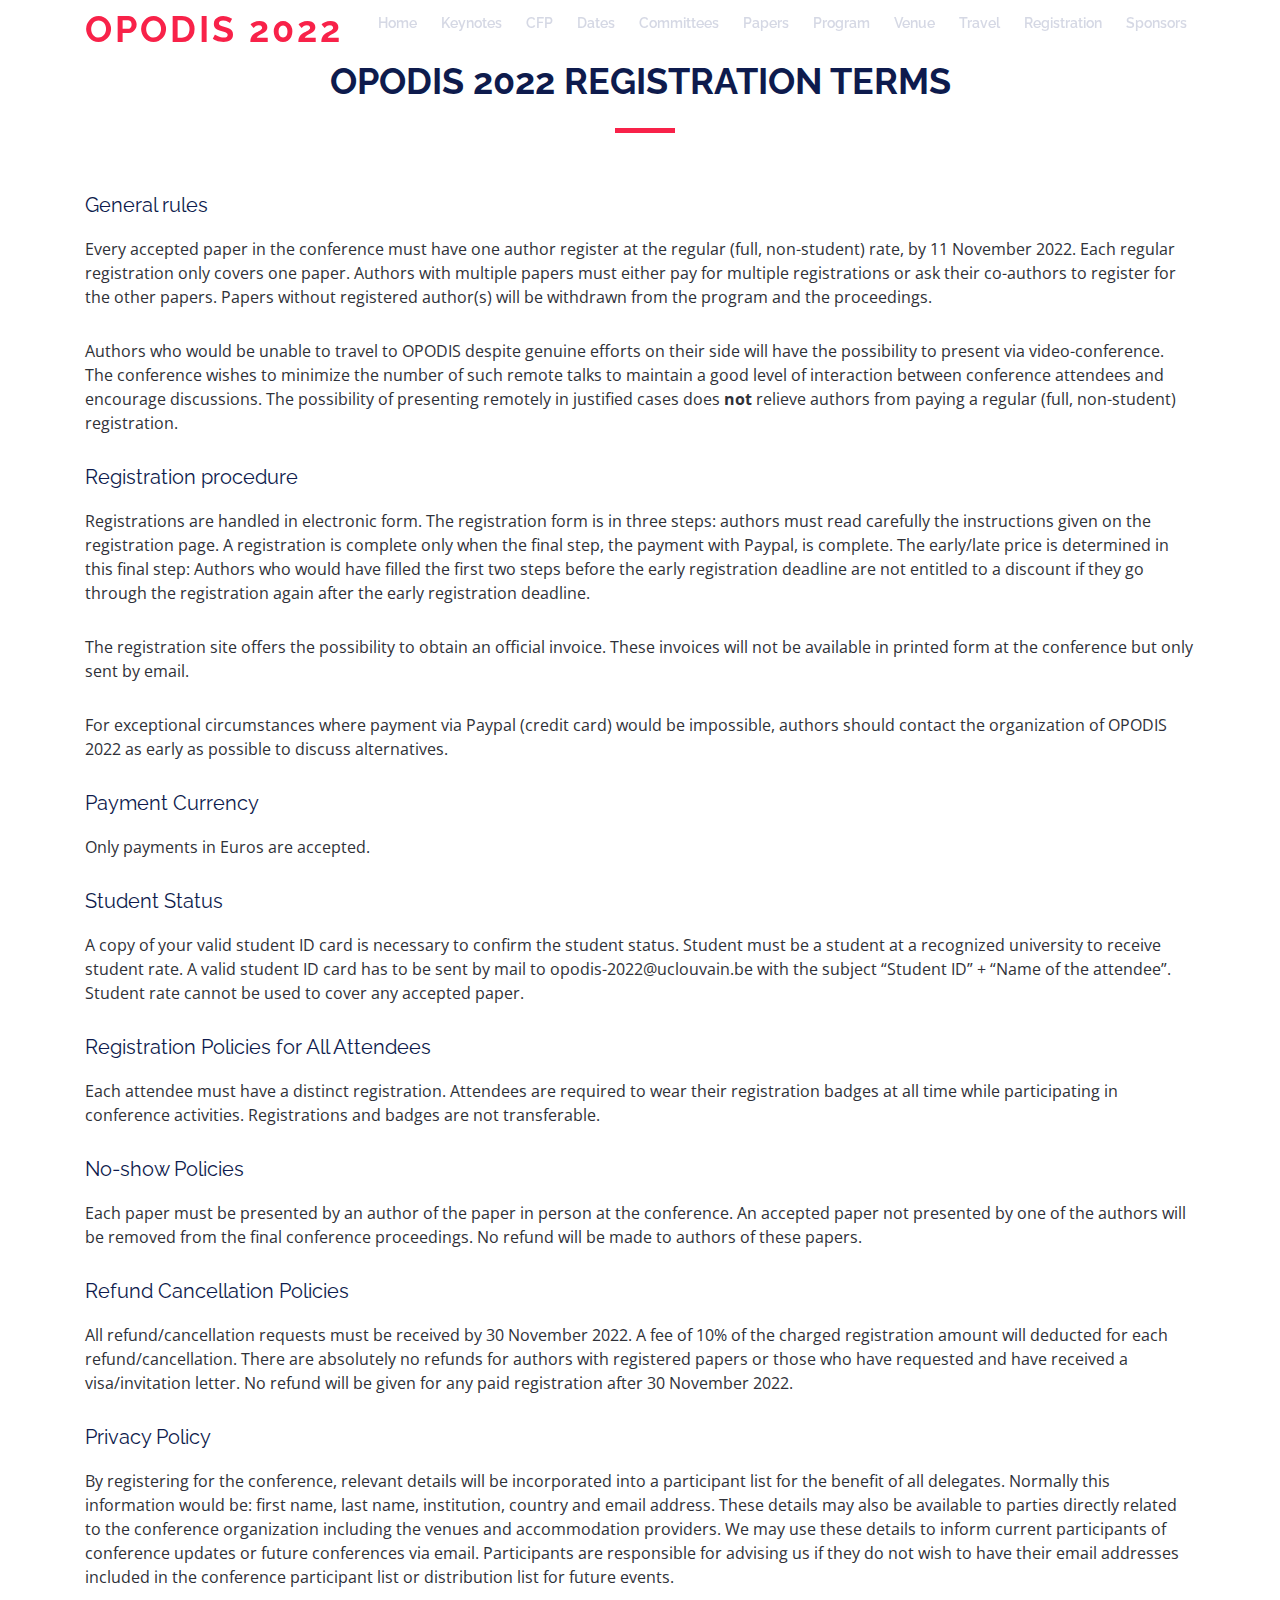
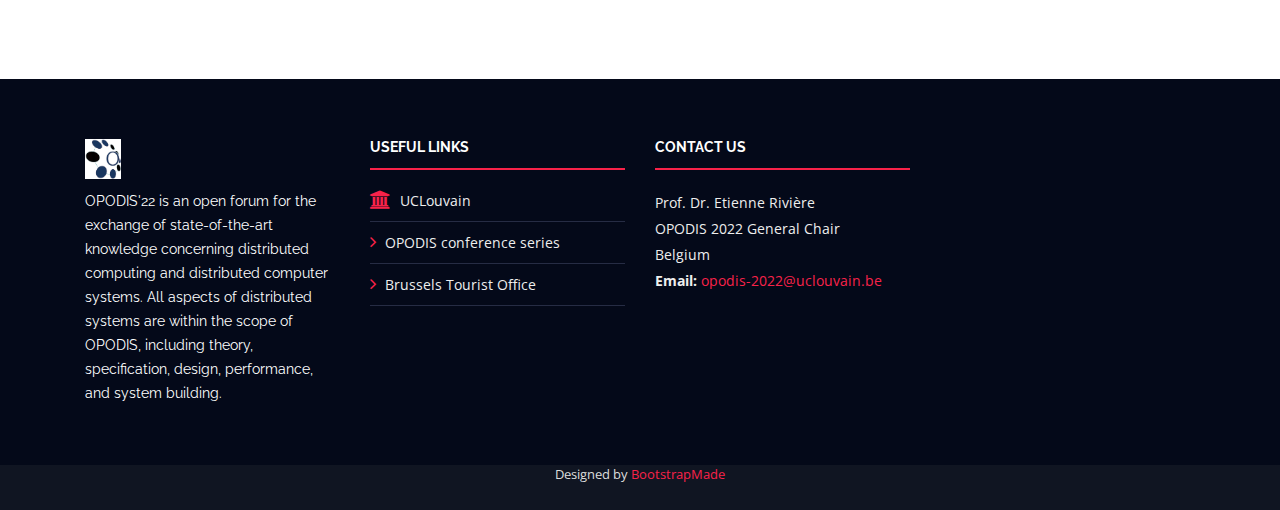
<file: terms.html>
<!DOCTYPE html>
<html lang="en">

<head>
  <meta charset="utf-8">
  <title>OPODIS 22 - The 26th International Conference on Principles of Distributed Systems</title>
  <meta content="width=device-width, initial-scale=1.0" name="viewport">
  <meta content="" name="keywords">
  <meta content="" name="description">

  <!-- Favicons -->
  <link href="img/favicon.png" rel="icon">
  <link href="img/apple-touch-icon.png" rel="apple-touch-icon">

  <!-- Google Fonts -->
  <link href="https://fonts.googleapis.com/css?family=Open+Sans:300,300i,400,400i,700,700i|Raleway:300,400,500,700,800" rel="stylesheet">

  <!-- Bootstrap CSS File -->
  <link href="lib/bootstrap/css/bootstrap.min.css" rel="stylesheet">

  <!-- Libraries CSS Files -->
  <link href="lib/font-awesome/css/font-awesome.min.css" rel="stylesheet">
  <link href="lib/animate/animate.min.css" rel="stylesheet">
  <link href="lib/venobox/venobox.css" rel="stylesheet">
  <link href="lib/owlcarousel/assets/owl.carousel.min.css" rel="stylesheet">

  <!-- Main Stylesheet File -->
  <link href="css/style.css" rel="stylesheet">

  <!-- =======================================================
    Theme Name: TheEvent
    Theme URL: https://bootstrapmade.com/theevent-conference-event-bootstrap-template/
    Author: BootstrapMade.com
    License: https://bootstrapmade.com/license/
  ======================================================= -->
</head>

<body>


  <!--==========================
    Header
  ============================-->
  <header id="header">
    <div class="container">

      <div id="logo" class="pull-left">
        <!-- Uncomment below if you prefer to use a text logo -->
        <h1><a href="#main"><span>OPODIS 2022</span></a></h1>
        <!--a href="#intro" class="scrollto"><img src="img/logo-opodis.png" alt="" title=""></a-->
      </div>

      <nav id="nav-menu-container">
        <ul class="nav-menu">
          <li><a href="index.html#intro">Home</a></li>
           <!--li><a href="index.html#about">About</a></li-->
          <li><a href="index.html#speakers">Keynotes</a></li>
          <li><a href="cfp.html">CFP</a></li>
          <li><a href="cfp.html#dates">Dates</a></li>
          <li><a href="index.html#committees">Committees</a></li>
          <li><a href="accepted-papers.html">Papers</a></li>
          <li><a href="index.html#schedule">Program</a></li>
          <li><a href="index.html#venue">Venue</a></li>
          <li><a href="index.html#travel">Travel</a></li>
          <!-- <li><a href="index.html#hotels">Hotels</a></li> -->
          <li><a href="index.html#subscribe">Registration</a></li>
          <li><a href="index.html#supporters">Sponsors</a></li>
          <!--li><a href="index.html#contact">Contact</a></li-->
        </ul>
      </nav><!-- #nav-menu-container -->
    </div>
  </header><!-- #header -->
  
  <!-- <main id="main" class="main-page"> -->

    <!--==========================
      Speaker Details Section
    ============================-->
    <section id="speakers-details" class="wow fadeIn">
      <div class="container">
        <div class="section-header">
          <h2>OPODIS 2022 registration terms</h2>        
        </div> 
		
		<div>
			<h5> General rules</h5>
			<p>Every accepted paper in the conference must have one author register at the regular (full, non-student) rate, by 11 November 2022. Each regular registration only covers one paper. Authors with multiple papers must either pay for multiple registrations or ask their co-authors to register for the other papers. Papers without registered author(s) will be withdrawn from the program and the proceedings.</p> 
      <p>Authors who would be unable to travel to OPODIS despite genuine efforts on their side will have the possibility to present via video-conference. The conference wishes to minimize the number of such remote talks to maintain a good level of interaction between conference attendees and encourage discussions. The possibility of presenting remotely in justified cases does <strong>not</strong> relieve authors from paying a regular (full, non-student) registration.</p>
		</div>
		
		<div>
			<h5>Registration procedure</h5>
			<p>Registrations are handled in electronic form. The registration form is in three steps: authors must read carefully the instructions given on the registration page. A registration is complete only when the final step, the payment with Paypal, is complete. The early/late price is determined in this final step: Authors who would have filled the first two steps before the early registration deadline are not entitled to a discount if they go through the registration again after the early registration deadline.</p> 
      
      <p>The registration site offers the possibility to obtain an official invoice. These invoices will not be available in printed form at the conference but only sent by email.</p>
        
			<p>For exceptional circumstances where payment via Paypal (credit card) would be impossible, authors should contact the organization of OPODIS 2022 as early as possible to discuss alternatives.</p>
		</div>
		
		<div>
			<h5>Payment Currency</h5>
			<p>Only payments in Euros are accepted. </p>
		</div>
		
		<div>
			<h5>Student Status</h5>
				<p>A copy of your valid student ID card is necessary to confirm the student status. Student must be a student at a recognized university to receive student rate. A valid student ID card has to be sent by mail to opodis-2022@uclouvain.be with the subject “Student ID” + “Name of the attendee”. Student rate cannot be used to cover any accepted paper.</p>
		</div>
		
		
		<!--div>
			<h5>Registration Policies for Authors</h5>
			<p>By registering for the conference, relevant details will be incorporated into a participant list for the benefit of all delegates. Normally this information would be: name, surname, institution, country and email address. These details may also be available to parties directly related to the conference organization including the venues and accommodation providers. We may use these details to inform current participants of conference updates or future conferences via email. Participants are responsible for advising us if they do not wish to have their email addresses included in the conference participant list or in the distribution list for future events. </p>
		</div-->
		
		<div>
			<h5>Registration Policies for All Attendees</h5>
			<p>Each attendee must have a distinct registration. Attendees are required to wear their registration badges at all time while participating in conference activities. Registrations and badges are not transferable. </p>
		</div>
		
		
		<div>
			<h5>No-show Policies</h5>
			<p>Each paper must be presented by an author of the paper in person at the conference. An accepted paper not presented by one of the authors will be removed from the final conference proceedings. No refund will be made to authors of these papers. </p>
		</div>
		
		<div>
			<h5>Refund Cancellation Policies</h5>
			<p>All refund/cancellation requests must be received by 30 November 2022. A fee of 10% of the charged registration amount will deducted for each refund/cancellation. There are absolutely no refunds for authors with registered papers or those who have requested and have received a visa/invitation letter. No refund will be given for any paid registration after 30 November 2022. </p>
		</div>
		
		<div>
			<h5>Privacy Policy</h5>
			<p>By registering for the conference, relevant details will be incorporated into a participant list for the benefit of all delegates. Normally this information would be: first name, last name, institution, country and email address. These details may also be available to parties directly related to the conference organization including the venues and accommodation providers. We may use these details to inform current participants of conference updates or future conferences via email. Participants are responsible for advising us if they do not wish to have their email addresses included in the conference participant list or distribution list for future events. </p>
		</div> </p>
		</div>
		
      </div>

    </section>

  </main>


  <!--==========================
    Footer
  ============================-->
  <footer id="footer">
    <div class="footer-top">
      <div class="container">
        <div class="row">

          <div class="col-lg-3 col-md-6 footer-info">
            <img src="img/logo-opodis.png" alt="OPODIS'19">
            <p>OPODIS'22 is an open forum for the exchange of state-of-the-art knowledge concerning distributed computing and distributed computer systems. All aspects of distributed systems are within the scope of OPODIS, including theory, specification, design, performance, and system building.</p>
          </div>

          <!--div class="col-lg-3 col-md-6 footer-links">
            <h4>Useful Links</h4>
            <ul>
              <li><i class="fa fa-angle-right"></i> <a href="#">Home</a></li>
              <li><i class="fa fa-angle-right"></i> <a href="#">About us</a></li>
              <li><i class="fa fa-angle-right"></i> <a href="#">Services</a></li>
              <li><i class="fa fa-angle-right"></i> <a href="#">Terms of service</a></li>
              <li><i class="fa fa-angle-right"></i> <a href="#">Privacy policy</a></li>
            </ul>
          </div-->

          <div class="col-lg-3 col-md-6 footer-links">
            <h4>Useful Links</h4>
            <ul>
              <li><i class="fa fa-university"></i> <a href="https://uclouvain.be/en/index.html">UCLouvain</a></li>
              <li><i class="fa fa-angle-right"></i> <a href="https://www.opodis.net">OPODIS conference series</a></li>
              <li><i class="fa fa-angle-right"></i> <a href="https://visit.brussels/en">Brussels Tourist Office</a></li>
              <!--li><i class="fa fa-angle-right"></i> <a href="#">Terms of service</a></li-->
              <!--li><i class="fa fa-angle-right"></i> <a href="#">Privacy policy</a></li-->
            </ul>
          </div>

          <div class="col-lg-3 col-md-6 footer-contact">
            <h4>Contact Us</h4>
            <p>
              Prof. Dr. Etienne Rivière<br>
              OPODIS 2022 General Chair<br>
              Belgium<br>
              <strong>Email:</strong> <a href="mailto:opodis-2022@uclouvain.be">opodis-2022@uclouvain.be</a><br>
            </p>
            <!--
            <div class="social-links">
              <a href="#" class="twitter"><i class="fa fa-twitter"></i></a>
              <a href="#" class="facebook"><i class="fa fa-facebook"></i></a>
              <a href="#" class="instagram"><i class="fa fa-instagram"></i></a>
              <a href="#" class="google-plus"><i class="fa fa-google-plus"></i></a>
              <a href="#" class="linkedin"><i class="fa fa-linkedin"></i></a>
            </div>
            -->
          </div>

        </div>
      </div>
    </div>

    <div class="container">
      <!--div class="copyright">
        &copy; Copyright <strong>TheEvent</strong>. All Rights Reserved
      </div-->
      <div class="credits">
        <!--
          All the links in the footer should remain intact.
          You can delete the links only if you purchased the pro version.
          Licensing information: https://bootstrapmade.com/license/
          Purchase the pro version with working PHP/AJAX contact form: https://bootstrapmade.com/buy/?theme=TheEvent
        -->
        Designed by <a href="https://bootstrapmade.com/">BootstrapMade</a>
      </div>
    </div>
  </footer><!-- #footer -->

  <a href="#" class="back-to-top"><i class="fa fa-angle-up"></i></a>

  <!-- JavaScript Libraries -->
  <script src="lib/jquery/jquery.min.js"></script>
  <script src="lib/jquery/jquery-migrate.min.js"></script>
  <script src="lib/bootstrap/js/bootstrap.bundle.min.js"></script>
  <script src="lib/easing/easing.min.js"></script>
  <script src="lib/superfish/hoverIntent.js"></script>
  <script src="lib/superfish/superfish.min.js"></script>
  <script src="lib/wow/wow.min.js"></script>
  <script src="lib/venobox/venobox.min.js"></script>
  <script src="lib/owlcarousel/owl.carousel.min.js"></script>

  <!-- Contact Form JavaScript File -->
  <script src="contactform/contactform.js"></script>

  <!-- Template Main Javascript File -->
  <script src="js/main.js"></script>
</body>

</html>
</file>
<file: lib/venobox/venobox.css>
/* ------ venobox.css --------*/
.vbox-overlay *, .vbox-overlay *:before, .vbox-overlay *:after{
    -webkit-backface-visibility: hidden;
    -webkit-box-sizing:border-box;
    -moz-box-sizing:border-box;
    box-sizing:border-box;
}
.vbox-overlay * { 
    -webkit-backface-visibility: visible;
    backface-visibility: visible;
}
.vbox-overlay{
    display: -webkit-flex;
    display: flex;
    -webkit-flex-direction: column;
    flex-direction: column;
    -webkit-justify-content: center;
    justify-content: center;
    -webkit-align-items: center;
    align-items: center;
    position: fixed;
    left: 0;
    top: 0;
    bottom: 0;
    right: 0;
    z-index: 1040;
    -webkit-transform:translateZ(1000px);
    transform: translateZ(1000px);
    transform-style: preserve-3d;
}

/* ----- navigation ----- */
.vbox-title{
    width: 100%;
    height: 40px;
    float: left;
    text-align: center;
    line-height: 28px;
    font-size: 12px;
    padding: 6px 40px;
    overflow: hidden;
    position: fixed;
    display: none;
    left: 0;
    z-index: 1050;
}
.vbox-close{
    cursor: pointer;
    position: fixed;
    top: 15px;
    right: 15px;
    width: 48px;
    height: 48px;
    display: block;
    background-position:10px center;
    overflow: hidden;
    font-size: 48px;
    line-height: 1;
    text-align: center;
    z-index: 1050;
}
.vbox-num{
    cursor: pointer;
    position: fixed;
    left: 0;
    height: 40px;
    display: block;
    overflow: hidden;
    line-height: 28px;
    font-size: 12px;
    padding: 6px 10px;
    display: none;
    z-index: 1050;
}
/* ----- navigation ARROWS ----- */
.vbox-next, .vbox-prev{
    position: fixed;
    top: 50%;
    margin-top: -15px;
    overflow: hidden;
    cursor: pointer;
    display: block;
    width: 45px;
    height: 45px;
    z-index: 1050;
}
.vbox-next span, .vbox-prev span{
    position: relative;
    width: 20px;
    height: 20px;
    border: 2px solid transparent;
    border-top-color: #B6B6B6;
    border-right-color: #B6B6B6;
    text-indent: -100px;
    position: absolute;
    top: 8px;
    display: block;
}
.vbox-prev{
    left: 15px;
}
.vbox-next{
    right: 30px;
}
.vbox-prev span{
    left: 10px;
    -ms-transform: rotate(-135deg);
    -webkit-transform: rotate(-135deg);
    transform: rotate(-135deg);
}
.vbox-next span{
    -ms-transform: rotate(45deg);
    -webkit-transform: rotate(45deg);
    transform: rotate(45deg);
    right: 10px;
}
/* ------- inline window ------ */
.vbox-inline{
    width: 420px;
    height: 315px;
    height: 70vh;
    padding: 10px;
    background: #fff;
    margin: 0 auto;
    overflow: auto;
    text-align: left;
}
/* ------- Video & iFrames window ------ */
.venoframe{
    max-width: 100%;
    width: 100%;
    border: none;
    width: 100%;
    height: 260px;
    height: 70vh;
}
.venoframe.vbvid{
    height: 260px;
}
@media (min-width: 768px) {
    .venoframe, .vbox-inline{
        width: 90%;
        height: 360px;
        height: 70vh;
    }
    .venoframe.vbvid{
        width: 640px;
        height: 360px;
    }
}
@media (min-width: 992px) {
    .venoframe, .vbox-inline{
        max-width: 1200px;
        width: 80%;
        height: 540px;
        height: 70vh;
    }
    .venoframe.vbvid{
        width: 960px;
        height: 540px;
    }
}
/* 
Please do NOT edit this part! 
or at least read this note: http://i.imgur.com/7C0ws9e.gif
*/
.vbox-open{
    overflow: hidden;
}
.vbox-container{
    position: absolute;
    left: 0;
    right: 0;
    top: 0;
    bottom: 0;
    overflow-x: hidden;
    overflow-y: auto;
    overflow-scrolling: touch;
    -webkit-overflow-scrolling: touch;
    z-index: 20;
    max-height: 100%;

}

.vbox-content{
    text-align: center;
    float: left;
    width: 100%;
    position: relative;
    overflow: hidden;
    padding: 20px 10px;
}
.vbox-container img{
    max-width: 100%;
    height: auto;
}
.figlio{
    max-width: 100%;
    text-align: initial;
    border: 8px solid rgba(255, 255, 255, 0.4);
}
img.figlio{
    -webkit-user-select: none;
-khtml-user-select: none;
-moz-user-select: none;
-o-user-select: none;
user-select: none;
}
.vbox-content.swipe-left{
    margin-left: -200px !important;
}
.vbox-content.swipe-right{
    margin-left: 200px !important;
}
.animated{
    webkit-transition: margin 300ms ease-out;
    transition: margin 300ms ease-out;
}
.animate-in{
    opacity: 1;
}
.animate-out{
    opacity: 0;
}
/* ---------- preloader ----------
 * SPINKIT 
 * http://tobiasahlin.com/spinkit/
-------------------------------- */
.sk-double-bounce,.sk-rotating-plane{width:40px;height:40px;margin:40px auto}.sk-rotating-plane{background-color:#333;-webkit-animation:sk-rotatePlane 1.2s infinite ease-in-out;animation:sk-rotatePlane 1.2s infinite ease-in-out}@-webkit-keyframes sk-rotatePlane{0%{-webkit-transform:perspective(120px) rotateX(0) rotateY(0);transform:perspective(120px) rotateX(0) rotateY(0)}50%{-webkit-transform:perspective(120px) rotateX(-180.1deg) rotateY(0);transform:perspective(120px) rotateX(-180.1deg) rotateY(0)}100%{-webkit-transform:perspective(120px) rotateX(-180deg) rotateY(-179.9deg);transform:perspective(120px) rotateX(-180deg) rotateY(-179.9deg)}}@keyframes sk-rotatePlane{0%{-webkit-transform:perspective(120px) rotateX(0) rotateY(0);transform:perspective(120px) rotateX(0) rotateY(0)}50%{-webkit-transform:perspective(120px) rotateX(-180.1deg) rotateY(0);transform:perspective(120px) rotateX(-180.1deg) rotateY(0)}100%{-webkit-transform:perspective(120px) rotateX(-180deg) rotateY(-179.9deg);transform:perspective(120px) rotateX(-180deg) rotateY(-179.9deg)}}.sk-double-bounce{position:relative}.sk-double-bounce .sk-child{width:100%;height:100%;border-radius:50%;background-color:#333;opacity:.6;position:absolute;top:0;left:0;-webkit-animation:sk-doubleBounce 2s infinite ease-in-out;animation:sk-doubleBounce 2s infinite ease-in-out}.sk-chasing-dots .sk-child,.sk-spinner-pulse,.sk-three-bounce .sk-child{background-color:#333;border-radius:100%}.sk-double-bounce .sk-double-bounce2{-webkit-animation-delay:-1s;animation-delay:-1s}@-webkit-keyframes sk-doubleBounce{0%,100%{-webkit-transform:scale(0);transform:scale(0)}50%{-webkit-transform:scale(1);transform:scale(1)}}@keyframes sk-doubleBounce{0%,100%{-webkit-transform:scale(0);transform:scale(0)}50%{-webkit-transform:scale(1);transform:scale(1)}}.sk-wave{margin:40px auto;width:50px;height:40px;text-align:center;font-size:10px}.sk-wave .sk-rect{background-color:#333;height:100%;width:6px;display:inline-block;-webkit-animation:sk-waveStretchDelay 1.2s infinite ease-in-out;animation:sk-waveStretchDelay 1.2s infinite ease-in-out}.sk-wave .sk-rect1{-webkit-animation-delay:-1.2s;animation-delay:-1.2s}.sk-wave .sk-rect2{-webkit-animation-delay:-1.1s;animation-delay:-1.1s}.sk-wave .sk-rect3{-webkit-animation-delay:-1s;animation-delay:-1s}.sk-wave .sk-rect4{-webkit-animation-delay:-.9s;animation-delay:-.9s}.sk-wave .sk-rect5{-webkit-animation-delay:-.8s;animation-delay:-.8s}@-webkit-keyframes sk-waveStretchDelay{0%,100%,40%{-webkit-transform:scaleY(.4);transform:scaleY(.4)}20%{-webkit-transform:scaleY(1);transform:scaleY(1)}}@keyframes sk-waveStretchDelay{0%,100%,40%{-webkit-transform:scaleY(.4);transform:scaleY(.4)}20%{-webkit-transform:scaleY(1);transform:scaleY(1)}}.sk-wandering-cubes{margin:40px auto;width:40px;height:40px;position:relative}.sk-wandering-cubes .sk-cube{background-color:#333;width:10px;height:10px;position:absolute;top:0;left:0;-webkit-animation:sk-wanderingCube 1.8s ease-in-out -1.8s infinite both;animation:sk-wanderingCube 1.8s ease-in-out -1.8s infinite both}.sk-chasing-dots,.sk-spinner-pulse{width:40px;height:40px;margin:40px auto}.sk-wandering-cubes .sk-cube2{-webkit-animation-delay:-.9s;animation-delay:-.9s}@-webkit-keyframes sk-wanderingCube{0%{-webkit-transform:rotate(0);transform:rotate(0)}25%{-webkit-transform:translateX(30px) rotate(-90deg) scale(.5);transform:translateX(30px) rotate(-90deg) scale(.5)}50%{-webkit-transform:translateX(30px) translateY(30px) rotate(-179deg);transform:translateX(30px) translateY(30px) rotate(-179deg)}50.1%{-webkit-transform:translateX(30px) translateY(30px) rotate(-180deg);transform:translateX(30px) translateY(30px) rotate(-180deg)}75%{-webkit-transform:translateX(0) translateY(30px) rotate(-270deg) scale(.5);transform:translateX(0) translateY(30px) rotate(-270deg) scale(.5)}100%{-webkit-transform:rotate(-360deg);transform:rotate(-360deg)}}@keyframes sk-wanderingCube{0%{-webkit-transform:rotate(0);transform:rotate(0)}25%{-webkit-transform:translateX(30px) rotate(-90deg) scale(.5);transform:translateX(30px) rotate(-90deg) scale(.5)}50%{-webkit-transform:translateX(30px) translateY(30px) rotate(-179deg);transform:translateX(30px) translateY(30px) rotate(-179deg)}50.1%{-webkit-transform:translateX(30px) translateY(30px) rotate(-180deg);transform:translateX(30px) translateY(30px) rotate(-180deg)}75%{-webkit-transform:translateX(0) translateY(30px) rotate(-270deg) scale(.5);transform:translateX(0) translateY(30px) rotate(-270deg) scale(.5)}100%{-webkit-transform:rotate(-360deg);transform:rotate(-360deg)}}.sk-spinner-pulse{-webkit-animation:sk-pulseScaleOut 1s infinite ease-in-out;animation:sk-pulseScaleOut 1s infinite ease-in-out}@-webkit-keyframes sk-pulseScaleOut{0%{-webkit-transform:scale(0);transform:scale(0)}100%{-webkit-transform:scale(1);transform:scale(1);opacity:0}}@keyframes sk-pulseScaleOut{0%{-webkit-transform:scale(0);transform:scale(0)}100%{-webkit-transform:scale(1);transform:scale(1);opacity:0}}.sk-chasing-dots{position:relative;text-align:center;-webkit-animation:sk-chasingDotsRotate 2s infinite linear;animation:sk-chasingDotsRotate 2s infinite linear}.sk-chasing-dots .sk-child{width:60%;height:60%;display:inline-block;position:absolute;top:0;-webkit-animation:sk-chasingDotsBounce 2s infinite ease-in-out;animation:sk-chasingDotsBounce 2s infinite ease-in-out}.sk-chasing-dots .sk-dot2{top:auto;bottom:0;-webkit-animation-delay:-1s;animation-delay:-1s}@-webkit-keyframes sk-chasingDotsRotate{100%{-webkit-transform:rotate(360deg);transform:rotate(360deg)}}@keyframes sk-chasingDotsRotate{100%{-webkit-transform:rotate(360deg);transform:rotate(360deg)}}@-webkit-keyframes sk-chasingDotsBounce{0%,100%{-webkit-transform:scale(0);transform:scale(0)}50%{-webkit-transform:scale(1);transform:scale(1)}}@keyframes sk-chasingDotsBounce{0%,100%{-webkit-transform:scale(0);transform:scale(0)}50%{-webkit-transform:scale(1);transform:scale(1)}}.sk-three-bounce{margin:40px auto;width:80px;text-align:center}.sk-three-bounce .sk-child{width:20px;height:20px;display:inline-block;-webkit-animation:sk-three-bounce 1.4s ease-in-out 0s infinite both;animation:sk-three-bounce 1.4s ease-in-out 0s infinite both}.sk-circle .sk-child:before,.sk-fading-circle .sk-circle:before{display:block;border-radius:100%;content:'';background-color:#333}.sk-three-bounce .sk-bounce1{-webkit-animation-delay:-.32s;animation-delay:-.32s}.sk-three-bounce .sk-bounce2{-webkit-animation-delay:-.16s;animation-delay:-.16s}@-webkit-keyframes sk-three-bounce{0%,100%,80%{-webkit-transform:scale(0);transform:scale(0)}40%{-webkit-transform:scale(1);transform:scale(1)}}@keyframes sk-three-bounce{0%,100%,80%{-webkit-transform:scale(0);transform:scale(0)}40%{-webkit-transform:scale(1);transform:scale(1)}}.sk-circle{margin:40px auto;width:40px;height:40px;position:relative}.sk-circle .sk-child{width:100%;height:100%;position:absolute;left:0;top:0}.sk-circle .sk-child:before{margin:0 auto;width:15%;height:15%;-webkit-animation:sk-circleBounceDelay 1.2s infinite ease-in-out both;animation:sk-circleBounceDelay 1.2s infinite ease-in-out both}.sk-circle .sk-circle2{-webkit-transform:rotate(30deg);-ms-transform:rotate(30deg);transform:rotate(30deg)}.sk-circle .sk-circle3{-webkit-transform:rotate(60deg);-ms-transform:rotate(60deg);transform:rotate(60deg)}.sk-circle .sk-circle4{-webkit-transform:rotate(90deg);-ms-transform:rotate(90deg);transform:rotate(90deg)}.sk-circle .sk-circle5{-webkit-transform:rotate(120deg);-ms-transform:rotate(120deg);transform:rotate(120deg)}.sk-circle .sk-circle6{-webkit-transform:rotate(150deg);-ms-transform:rotate(150deg);transform:rotate(150deg)}.sk-circle .sk-circle7{-webkit-transform:rotate(180deg);-ms-transform:rotate(180deg);transform:rotate(180deg)}.sk-circle .sk-circle8{-webkit-transform:rotate(210deg);-ms-transform:rotate(210deg);transform:rotate(210deg)}.sk-circle .sk-circle9{-webkit-transform:rotate(240deg);-ms-transform:rotate(240deg);transform:rotate(240deg)}.sk-circle .sk-circle10{-webkit-transform:rotate(270deg);-ms-transform:rotate(270deg);transform:rotate(270deg)}.sk-circle .sk-circle11{-webkit-transform:rotate(300deg);-ms-transform:rotate(300deg);transform:rotate(300deg)}.sk-circle .sk-circle12{-webkit-transform:rotate(330deg);-ms-transform:rotate(330deg);transform:rotate(330deg)}.sk-circle .sk-circle2:before{-webkit-animation-delay:-1.1s;animation-delay:-1.1s}.sk-circle .sk-circle3:before{-webkit-animation-delay:-1s;animation-delay:-1s}.sk-circle .sk-circle4:before{-webkit-animation-delay:-.9s;animation-delay:-.9s}.sk-circle .sk-circle5:before{-webkit-animation-delay:-.8s;animation-delay:-.8s}.sk-circle .sk-circle6:before{-webkit-animation-delay:-.7s;animation-delay:-.7s}.sk-circle .sk-circle7:before{-webkit-animation-delay:-.6s;animation-delay:-.6s}.sk-circle .sk-circle8:before{-webkit-animation-delay:-.5s;animation-delay:-.5s}.sk-circle .sk-circle9:before{-webkit-animation-delay:-.4s;animation-delay:-.4s}.sk-circle .sk-circle10:before{-webkit-animation-delay:-.3s;animation-delay:-.3s}.sk-circle .sk-circle11:before{-webkit-animation-delay:-.2s;animation-delay:-.2s}.sk-circle .sk-circle12:before{-webkit-animation-delay:-.1s;animation-delay:-.1s}@-webkit-keyframes sk-circleBounceDelay{0%,100%,80%{-webkit-transform:scale(0);transform:scale(0)}40%{-webkit-transform:scale(1);transform:scale(1)}}@keyframes sk-circleBounceDelay{0%,100%,80%{-webkit-transform:scale(0);transform:scale(0)}40%{-webkit-transform:scale(1);transform:scale(1)}}.sk-cube-grid{width:40px;height:40px;margin:40px auto}.sk-cube-grid .sk-cube{width:33.33%;height:33.33%;background-color:#333;float:left;-webkit-animation:sk-cubeGridScaleDelay 1.3s infinite ease-in-out;animation:sk-cubeGridScaleDelay 1.3s infinite ease-in-out}.sk-cube-grid .sk-cube1{-webkit-animation-delay:.2s;animation-delay:.2s}.sk-cube-grid .sk-cube2{-webkit-animation-delay:.3s;animation-delay:.3s}.sk-cube-grid .sk-cube3{-webkit-animation-delay:.4s;animation-delay:.4s}.sk-cube-grid .sk-cube4{-webkit-animation-delay:.1s;animation-delay:.1s}.sk-cube-grid .sk-cube5{-webkit-animation-delay:.2s;animation-delay:.2s}.sk-cube-grid .sk-cube6{-webkit-animation-delay:.3s;animation-delay:.3s}.sk-cube-grid .sk-cube7{-webkit-animation-delay:0ms;animation-delay:0ms}.sk-cube-grid .sk-cube8{-webkit-animation-delay:.1s;animation-delay:.1s}.sk-cube-grid .sk-cube9{-webkit-animation-delay:.2s;animation-delay:.2s}@-webkit-keyframes sk-cubeGridScaleDelay{0%,100%,70%{-webkit-transform:scale3D(1,1,1);transform:scale3D(1,1,1)}35%{-webkit-transform:scale3D(0,0,1);transform:scale3D(0,0,1)}}@keyframes sk-cubeGridScaleDelay{0%,100%,70%{-webkit-transform:scale3D(1,1,1);transform:scale3D(1,1,1)}35%{-webkit-transform:scale3D(0,0,1);transform:scale3D(0,0,1)}}.sk-fading-circle{margin:40px auto;width:40px;height:40px;position:relative}.sk-fading-circle .sk-circle{width:100%;height:100%;position:absolute;left:0;top:0}.sk-fading-circle .sk-circle:before{margin:0 auto;width:15%;height:15%;-webkit-animation:sk-circleFadeDelay 1.2s infinite ease-in-out both;animation:sk-circleFadeDelay 1.2s infinite ease-in-out both}.sk-fading-circle .sk-circle2{-webkit-transform:rotate(30deg);-ms-transform:rotate(30deg);transform:rotate(30deg)}.sk-fading-circle .sk-circle3{-webkit-transform:rotate(60deg);-ms-transform:rotate(60deg);transform:rotate(60deg)}.sk-fading-circle .sk-circle4{-webkit-transform:rotate(90deg);-ms-transform:rotate(90deg);transform:rotate(90deg)}.sk-fading-circle .sk-circle5{-webkit-transform:rotate(120deg);-ms-transform:rotate(120deg);transform:rotate(120deg)}.sk-fading-circle .sk-circle6{-webkit-transform:rotate(150deg);-ms-transform:rotate(150deg);transform:rotate(150deg)}.sk-fading-circle .sk-circle7{-webkit-transform:rotate(180deg);-ms-transform:rotate(180deg);transform:rotate(180deg)}.sk-fading-circle .sk-circle8{-webkit-transform:rotate(210deg);-ms-transform:rotate(210deg);transform:rotate(210deg)}.sk-fading-circle .sk-circle9{-webkit-transform:rotate(240deg);-ms-transform:rotate(240deg);transform:rotate(240deg)}.sk-fading-circle .sk-circle10{-webkit-transform:rotate(270deg);-ms-transform:rotate(270deg);transform:rotate(270deg)}.sk-fading-circle .sk-circle11{-webkit-transform:rotate(300deg);-ms-transform:rotate(300deg);transform:rotate(300deg)}.sk-fading-circle .sk-circle12{-webkit-transform:rotate(330deg);-ms-transform:rotate(330deg);transform:rotate(330deg)}.sk-fading-circle .sk-circle2:before{-webkit-animation-delay:-1.1s;animation-delay:-1.1s}.sk-fading-circle .sk-circle3:before{-webkit-animation-delay:-1s;animation-delay:-1s}.sk-fading-circle .sk-circle4:before{-webkit-animation-delay:-.9s;animation-delay:-.9s}.sk-fading-circle .sk-circle5:before{-webkit-animation-delay:-.8s;animation-delay:-.8s}.sk-fading-circle .sk-circle6:before{-webkit-animation-delay:-.7s;animation-delay:-.7s}.sk-fading-circle .sk-circle7:before{-webkit-animation-delay:-.6s;animation-delay:-.6s}.sk-fading-circle .sk-circle8:before{-webkit-animation-delay:-.5s;animation-delay:-.5s}.sk-fading-circle .sk-circle9:before{-webkit-animation-delay:-.4s;animation-delay:-.4s}.sk-fading-circle .sk-circle10:before{-webkit-animation-delay:-.3s;animation-delay:-.3s}.sk-fading-circle .sk-circle11:before{-webkit-animation-delay:-.2s;animation-delay:-.2s}.sk-fading-circle .sk-circle12:before{-webkit-animation-delay:-.1s;animation-delay:-.1s}@-webkit-keyframes sk-circleFadeDelay{0%,100%,39%{opacity:0}40%{opacity:1}}@keyframes sk-circleFadeDelay{0%,100%,39%{opacity:0}40%{opacity:1}}.sk-folding-cube{margin:40px auto;width:40px;height:40px;position:relative;-webkit-transform:rotateZ(45deg);transform:rotateZ(45deg)}.sk-folding-cube .sk-cube{float:left;width:50%;height:50%;position:relative;-webkit-transform:scale(1.1);-ms-transform:scale(1.1);transform:scale(1.1)}.sk-folding-cube .sk-cube:before{content:'';position:absolute;top:0;left:0;width:100%;height:100%;background-color:#333;-webkit-animation:sk-foldCubeAngle 2.4s infinite linear both;animation:sk-foldCubeAngle 2.4s infinite linear both;-webkit-transform-origin:100% 100%;-ms-transform-origin:100% 100%;transform-origin:100% 100%}.sk-folding-cube .sk-cube2{-webkit-transform:scale(1.1) rotateZ(90deg);transform:scale(1.1) rotateZ(90deg)}.sk-folding-cube .sk-cube3{-webkit-transform:scale(1.1) rotateZ(180deg);transform:scale(1.1) rotateZ(180deg)}.sk-folding-cube .sk-cube4{-webkit-transform:scale(1.1) rotateZ(270deg);transform:scale(1.1) rotateZ(270deg)}.sk-folding-cube .sk-cube2:before{-webkit-animation-delay:.3s;animation-delay:.3s}.sk-folding-cube .sk-cube3:before{-webkit-animation-delay:.6s;animation-delay:.6s}.sk-folding-cube .sk-cube4:before{-webkit-animation-delay:.9s;animation-delay:.9s}@-webkit-keyframes sk-foldCubeAngle{0%,10%{-webkit-transform:perspective(140px) rotateX(-180deg);transform:perspective(140px) rotateX(-180deg);opacity:0}25%,75%{-webkit-transform:perspective(140px) rotateX(0);transform:perspective(140px) rotateX(0);opacity:1}100%,90%{-webkit-transform:perspective(140px) rotateY(180deg);transform:perspective(140px) rotateY(180deg);opacity:0}}@keyframes sk-foldCubeAngle{0%,10%{-webkit-transform:perspective(140px) rotateX(-180deg);transform:perspective(140px) rotateX(-180deg);opacity:0}25%,75%{-webkit-transform:perspective(140px) rotateX(0);transform:perspective(140px) rotateX(0);opacity:1}100%,90%{-webkit-transform:perspective(140px) rotateY(180deg);transform:perspective(140px) rotateY(180deg);opacity:0}}
</file>
<file: css/style.css>
/*
  Theme Name: TheEvent
  Theme URL: https://bootstrapmade.com/theevent-conference-event-bootstrap-template/
  Author: BootstrapMade.com
  License: https://bootstrapmade.com/license/
*/

/*--------------------------------------------------------------
# General
--------------------------------------------------------------*/

body {
  background: #fff;
  color: #2f3138;
  font-family: "Open Sans", sans-serif;
}

a {
  color: #f82249;
  transition: 0.5s;
}

a:hover,
a:active,
a:focus {
  color: #f8234a;
  outline: none;
  text-decoration: none;
}

p {
  padding: 0;
  margin: 0 0 30px 0;
}

h1,
h2,
h3,
h4,
h5,
h6 {
  font-family: "Raleway", sans-serif;
  font-weight: 400;
  margin: 0 0 20px 0;
  padding: 0;
  color: #0e1b4d;
}

.main-page {
  margin-top: 70px;
}

.wow {
  visibility: hidden;
}

/* Prelaoder */

#preloader {
  position: fixed;
  left: 0;
  top: 0;
  z-index: 999;
  width: 100%;
  height: 100%;
  overflow: visible;
  background: #fff url("../img/preloader.svg") no-repeat center center;
}

/* Back to top button */

.back-to-top {
  position: fixed;
  display: none;
  background: #f82249;
  color: #fff;
  width: 40px;
  height: 40px;
  text-align: center;
  border-radius: 50px;
  right: 15px;
  bottom: 15px;
  transition: background 0.5s ease-in-out;
}

.back-to-top i {
  font-size: 24px;
  padding-top: 6px;
}

.back-to-top:focus {
  background: #e0072f;
  color: #fff;
  outline: none;
}

.back-to-top:hover {
  background: #e0072f;
  color: #fff;
}

/* Sections Header
--------------------------------*/

.section-header {
  margin-bottom: 60px;
  position: relative;
  padding-bottom: 20px;
}

.section-header::before {
  content: '';
  position: absolute;
  display: block;
  width: 60px;
  height: 5px;
  background: #f82249;
  bottom: 0;
  left: calc(50% - 25px);
}
.firstRedLine {
  margin-bottom: 9px;

}

.section-header h2 {
  font-size: 36px;
  text-transform: uppercase;
  text-align: center;
  font-weight: 700;
  margin-bottom: 10px;
}

.section-header p {
  text-align: center;
  padding: 0;
  margin: 0;
  font-size: 18px;
  font-weight: 500;
  color: #9195a2;
}

.section-with-bg {
  background-color: #f6f7fd;
}

/*--------------------------------------------------------------
# Header
--------------------------------------------------------------*/

#header {
  height: 90px;
  padding: 5px 0;
  position: fixed;
  left: 0;
  top: 0;
  right: 0;
  transition: all 0.5s;
  z-index: 997;
}

#header.header-scrolled,
#header.header-fixed {
  background: rgba(6, 12, 34, 0.98);
  height: 70px;
  padding: 10px 0;
  transition: all 0.5s;
}

#header #logo h1 {
  font-size: 36px;
  margin: 0;
  padding: 6px 0;
  line-height: 1;
  font-family: "Raleway", sans-serif;
  font-weight: 700;
  letter-spacing: 3px;
  text-transform: uppercase;
}

#header #logo h1 span {
  color: #f82249;
}

#header #logo h1 a,
#header #logo h1 a:hover {
  color: #fff;
}

#header #logo img {
  padding: 0;
  margin: 0;
  max-height: 20px;
}

.noTrasparentHeader{
  background-color: rgba(6, 12, 34, 0.98);
}

.cfpMainTitle{
  margin-top: 70px;
}

.cfpLineTitle::before{
  margin-bottom: 18px;
}



/*--------------------------------------------------------------
# Navigation Menu
--------------------------------------------------------------*/

/* Nav Menu Essentials */

.nav-menu,
.nav-menu * {
  margin: 0;
  padding: 0;
  list-style: none;
}

.nav-menu ul {
  position: absolute;
  display: none;
  top: 100%;
  left: 0;
  z-index: 99;
}

.nav-menu li {
  position: relative;
  white-space: nowrap;
}

.nav-menu > li {
  float: left;
}

.nav-menu li:hover > ul,
.nav-menu li.sfHover > ul {
  display: block;
}

.nav-menu ul ul {
  top: 0;
  left: 100%;
}

.nav-menu ul li {
  min-width: 180px;
}

/* Nav Menu Arrows */

.sf-arrows .sf-with-ul {
  padding-right: 30px;
}

.sf-arrows .sf-with-ul:after {
  content: "\f107";
  position: absolute;
  right: 15px;
  font-family: FontAwesome;
  font-style: normal;
  font-weight: normal;
}

.sf-arrows ul .sf-with-ul:after {
  content: "\f105";
}

/* Nav Meu Container */

#nav-menu-container {
  float: right;
  margin: 0;
}

/* Nav Meu Styling */

.nav-menu a {
  padding: 8px;
  text-decoration: none;
  display: inline-block;
  color: rgba(202, 206, 221, 0.8);
  font-family: "Raleway", sans-serif;
  font-weight: 600;
  font-size: 14px;
  outline: none;
}

.nav-menu .menu-active a,
.nav-menu a:hover {
  color: #fff;
}

.nav-menu > li {
  margin-left: 8px;
}

.nav-menu > li > a:before {
  content: "";
  position: absolute;
  width: 0;
  height: 2px;
  bottom: 0;
  left: 0;
  background-color: #f82249;
  visibility: hidden;
  transition: all 0.3s ease-in-out 0s;
}

.nav-menu a:hover:before,
.nav-menu li:hover > a:before,
.nav-menu .menu-active > a:before {
  visibility: visible;
  width: 100%;
}

.nav-menu li.buy-tickets a {
  color: #fff;
  background: #f82249;
  padding: 7px 22px;
  border-radius: 50px;
  border: 2px solid #f82249;
  transition: all ease-in-out 0.3s;
  font-weight: 500;
  margin-left: 8px;
  margin-top: 2px;
  line-height: 1;
  font-size: 13px;
}

.nav-menu li.buy-tickets a:hover {
  background: none;
}

.nav-menu li.buy-tickets:hover a:before,
.nav-menu li.buy-tickets.menu-active a:before {
  visibility: hidden;
}

.nav-menu ul {
  margin: 4px 0 0 0;
  padding: 10px;
  box-shadow: 0px 0px 30px rgba(127, 137, 161, 0.25);
  background: #fff;
  border-radius: 3px;
}

.nav-menu ul li {
  transition: 0.3s;
}

.nav-menu ul li a {
  padding: 10px;
  color: #060c22;
  transition: 0.3s;
  display: block;
  font-size: 13px;
  text-transform: none;
  border-radius: 3px;
}

.nav-menu ul li:hover > a {
  background: #f82249;
  color: #fff;
}

.nav-menu ul ul {
  margin: 0;
}

/* Mobile Nav Toggle */

#mobile-nav-toggle {
  position: fixed;
  right: 0;
  top: 0;
  z-index: 999;
  margin: 15px 15px 0 0;
  border: 0;
  background: none;
  font-size: 24px;
  display: none;
  transition: all 0.4s;
  outline: none;
  cursor: pointer;
}

#mobile-nav-toggle i {
  color: #fff;
}

/* Mobile Nav Styling */

#mobile-nav {
  position: fixed;
  top: 0;
  padding-top: 18px;
  bottom: 0;
  z-index: 998;
  background: rgba(6, 12, 34, 0.9);
  left: -260px;
  width: 260px;
  overflow-y: auto;
  transition: 0.4s;
}

#mobile-nav ul {
  padding: 0;
  margin: 0;
  list-style: none;
}

#mobile-nav ul li {
  position: relative;
}

#mobile-nav ul li a {
  color: #fff;
  font-size: 17px;
  overflow: hidden;
  padding: 10px 22px 10px 15px;
  position: relative;
  text-decoration: none;
  width: 100%;
  display: block;
  outline: none;
}

#mobile-nav ul li a:hover {
  color: #f82249;
}

#mobile-nav ul li li {
  padding-left: 30px;
}

#mobile-nav ul .menu-has-children i {
  position: absolute;
  right: 0;
  z-index: 99;
  padding: 15px;
  cursor: pointer;
  color: #fff;
}

#mobile-nav ul .menu-has-children i.fa-chevron-up {
  color: #f82249;
}

#mobile-nav ul .menu-item-active {
  color: #f82249;
}

#mobile-body-overly {
  width: 100%;
  height: 100%;
  z-index: 997;
  top: 0;
  left: 0;
  position: fixed;
  background: rgba(6, 12, 34, 0.8);
  display: none;
}

/* Mobile Nav body classes */

body.mobile-nav-active {
  overflow: hidden;
}

body.mobile-nav-active #mobile-nav {
  left: 0;
}

body.mobile-nav-active #mobile-nav-toggle {
  color: #fff;
}

/*--------------------------------------------------------------
# Intro Section
--------------------------------------------------------------*/

#intro {
  width: 100%;
  height: 100vh;
  background: url(../img/subscribe-bg.jpg) top center;
  background-size: cover;
  overflow: hidden;
  position: relative;
}

#intro:before {
  content: "";
  background: rgba(6, 12, 34, 0.8);
  position: absolute;
  bottom: 0;
  top: 0;
  left: 0;
  right: 0;
}

#intro .intro-container {
  position: absolute;
  bottom: 0;
  left: 0;
  top: 90px;
  right: 0;
  display: -webkit-box;
  display: -ms-flexbox;
  display: flex;
  -webkit-box-pack: center;
  -ms-flex-pack: center;
  justify-content: center;
  -webkit-box-align: center;
  -ms-flex-align: center;
  align-items: center;
  -webkit-box-orient: vertical;
  -webkit-box-direction: normal;
  -ms-flex-direction: column;
  flex-direction: column;
  text-align: center;
  padding: 0 15px;
}

#intro h1 {
  color: #fff;
  font-family: "Raleway", sans-serif;
  font-size: 56px;
  font-weight: 600;
  text-transform: uppercase;
}

#intro h1 span {
  color: #f82249;
}

#intro p {
  color: #ebebeb;
  font-weight: 700;
  font-size: 20px;
}

#intro .play-btn {
  width: 94px;
  height: 94px;
  background: radial-gradient(#f82249 50%, rgba(101, 111, 150, 0.15) 52%);
  border-radius: 50%;
  display: block;
  position: relative;
  overflow: hidden;
}

#intro .play-btn::after {
  content: '';
  position: absolute;
  left: 50%;
  top: 50%;
  -webkit-transform: translateX(-40%) translateY(-50%);
  transform: translateX(-40%) translateY(-50%);
  width: 0;
  height: 0;
  border-top: 10px solid transparent;
  border-bottom: 10px solid transparent;
  border-left: 15px solid #fff;
  z-index: 100;
  transition: all 400ms cubic-bezier(0.55, 0.055, 0.675, 0.19);
}

#intro .play-btn:before {
  content: '';
  position: absolute;
  width: 120px;
  height: 120px;
  -webkit-animation-delay: 0s;
  animation-delay: 0s;
  -webkit-animation: pulsate-btn 2s;
  animation: pulsate-btn 2s;
  -webkit-animation-direction: forwards;
  animation-direction: forwards;
  -webkit-animation-iteration-count: infinite;
  animation-iteration-count: infinite;
  -webkit-animation-timing-function: steps;
  animation-timing-function: steps;
  opacity: 1;
  border-radius: 50%;
  border: 2px solid rgba(163, 163, 163, 0.4);
  top: -15%;
  left: -15%;
  background: rgba(198, 16, 0, 0);
}

#intro .play-btn:hover::after {
  border-left: 15px solid #f82249;
  -webkit-transform: scale(20);
  transform: scale(20);
}

#intro .play-btn:hover::before {
  content: '';
  position: absolute;
  left: 50%;
  top: 50%;
  -webkit-transform: translateX(-40%) translateY(-50%);
  transform: translateX(-40%) translateY(-50%);
  width: 0;
  height: 0;
  border: none;
  border-top: 10px solid transparent;
  border-bottom: 10px solid transparent;
  border-left: 15px solid #fff;
  z-index: 200;
  -webkit-animation: none;
  animation: none;
  border-radius: 0;
}

#intro .about-btn {
  font-family: "Raleway", sans-serif;
  font-weight: 500;
  font-size: 14px;
  letter-spacing: 1px;
  display: inline-block;
  padding: 12px 32px;
  border-radius: 50px;
  transition: 0.5s;
  line-height: 1;
  margin: 10px;
  color: #fff;
  -webkit-animation-delay: 0.8s;
  animation-delay: 0.8s;
  border: 2px solid #f82249;
}

#intro .about-btn:hover {
  background: #f82249;
  color: #fff;
}

@-webkit-keyframes pulsate-btn {
  0% {
    -webkit-transform: scale(0.6, 0.6);
    transform: scale(0.6, 0.6);
    opacity: 1;
  }

  100% {
    -webkit-transform: scale(1, 1);
    transform: scale(1, 1);
    opacity: 0;
  }
}

@keyframes pulsate-btn {
  0% {
    -webkit-transform: scale(0.6, 0.6);
    transform: scale(0.6, 0.6);
    opacity: 1;
  }

  100% {
    -webkit-transform: scale(1, 1);
    transform: scale(1, 1);
    opacity: 0;
  }
}

/*--------------------------------------------------------------
# About Section
--------------------------------------------------------------*/

#about {
  background: url("../img/about-bg.jpg");
  background-size: cover;
  overflow: hidden;
  position: relative;
  color: #fff;
  padding: 60px 0 40px 0;
}

#about:before {
  content: "";
  background: rgba(13, 20, 41, 0.8);
  position: absolute;
  bottom: 0;
  top: 0;
  left: 0;
  right: 0;
}

#about h2 {
  font-size: 36px;
  font-weight: bold;
  margin-bottom: 10px;
  color: #fff;
}

#about h3 {
  font-size: 18px;
  font-weight: bold;
  text-transform: uppercase;
  margin-bottom: 10px;
  color: #fff;
}

#about p {
  font-size: 14px;
  margin-bottom: 20px;
  color: #fff;
}

/*--------------------------------------------------------------
# Speakers Section
--------------------------------------------------------------*/

#speakers {
  padding: 60px 0 30px 0;
}

#speakers .speaker {
  position: relative;
  overflow: hidden;
  margin-bottom: 30px;
}

#speakers .speaker .details {
  background: rgba(6, 12, 34, 0.76);
  position: absolute;
  left: 0;
  bottom: -30px;
  right: 0;
  text-align: center;
  padding-top: 10px;
  transition: all 300ms cubic-bezier(0.645, 0.045, 0.355, 1);
}

#speakers .speaker .details h3 {
  color: #fff;
  font-size: 22px;
  font-weight: 600;
  margin-bottom: 5px;
}

#speakers .speaker .details p {
  color: #fff;
  font-size: 15px;
  margin-bottom: 10px;
  font-style: italic;
}

#speakers .speaker .details .social {
  height: 30px;
}

#speakers .speaker .details a {
  color: #fff;
}

#speakers .speaker .details a:hover {
  color: #f82249;
}

#speakers .speaker:hover .details {
  bottom: 0;
}

#speakers-details {
  padding: 60px 0;
}

#speakers-details .details h2 {
  color: #112363;
  font-size: 28px;
  font-weight: 700;
  margin-bottom: 10px;
}

#speakers-details .details .social {
  margin-bottom: 15px;
}

#speakers-details .details .social a {
  background: #e9edfb;
  color: #112363;
  line-height: 1;
  display: inline-block;
  text-align: center;
  border-radius: 50%;
  width: 36px;
  height: 36px;
  padding-top: 9px;
}

#speakers-details .details .social a:hover {
  background: #f82249;
  color: #fff;
}

#speakers-details .details .social a i {
  font-size: 18px;
}

#speakers-details .details p {
  color: #112363;
  font-size: 15px;
  margin-bottom: 10px;
}
.subtitleBioUniversity{
  text-align: center;
}

/*--------------------------------------------------------------
# Schedule Section
--------------------------------------------------------------*/

#schedule {
  padding: 60px 0 60px 0;
}

#schedule .nav-tabs {
  text-align: center;
  margin: auto;
  display: block;
  border-bottom: 0;
  margin-bottom: 30px;
}

#schedule .nav-tabs li {
  display: inline-block;
  margin-bottom: 0;
}

#schedule .nav-tabs a {
  border: none;
  border-radius: 50px;
  font-weight: 600;
  background-color: #0e1b4d;
  color: #fff;
  padding: 10px 100px;
}

#schedule .nav-tabs a.active {
  background-color: #f82249;
  color: #fff;
}

#schedule .sub-heading {
  text-align: center;
  font-size: 18px;
  font-style: italic;
  margin: 0 auto 30px auto;
}

#schedule .tab-pane {
  transition: ease-in-out .2s;
}

#schedule .schedule-item {
  border-bottom: 1px solid #cad4f6;
  padding-top: 15px;
  padding-bottom: 15px;
  transition: background-color ease-in-out 0.3s;
}

#schedule .schedule-item:hover {
  background-color: #fff;
}

#schedule .schedule-item time {
  padding-bottom: 5px;
  display: inline-block;
}

#schedule .schedule-item .speaker {
  width: 60px;
  height: 60px;
  overflow: hidden;
  border-radius: 50%;
  float: left;
  margin: 0 10px 10px 0;
}

#schedule .schedule-item .speaker img {
  height: 100%;
  -webkit-transform: translateX(-50%);
  transform: translateX(-50%);
  margin-left: 50%;
  transition: all ease-in-out 0.3s;
}

#schedule .schedule-item h4 {
  font-size: 18px;
  font-weight: 600;
  margin-bottom: 5px;
}

#schedule .schedule-item h4 span {
  font-style: italic;
  color: #19328e;
  font-weight: normal;
  font-size: 16px;
}

#schedule .schedule-item p {
  font-style: italic;
  color: #152b79;
  margin-bottom: 0;
}

/*--------------------------------------------------------------
# Venue Section
--------------------------------------------------------------*/

#venue {
  padding: 60px 0;
}

#venue .container-fluid {
  margin-bottom: 3px;
}

#venue .venue-map iframe {
  width: 100%;
  height: 100%;
  min-height: 300px;
}

#venue .venue-info {
  background: url("../img/venue-info-bg.jpg") top center no-repeat;
  background-size: cover;
  position: relative;
  padding-top: 60px;
  padding-bottom: 60px;
}

#venue .venue-info:before {
  content: "";
  background: rgba(13, 20, 41, 0.8);
  position: absolute;
  bottom: 0;
  top: 0;
  left: 0;
  right: 0;
}

#venue .venue-info h3 {
  font-size: 36px;
  font-weight: 700;
  color: #fff;
}

#venue .venue-info p {
  color: #fff;
  margin-bottom: 0;
}

#venue .venue-gallery-container {
  padding-right: 12px;
}

#venue .venue-gallery {
  overflow: hidden;
  border-right: 3px solid #fff;
  border-bottom: 3px solid #fff;
}

#venue .venue-gallery img {
  transition: all ease-in-out 0.4s;
}

#venue .venue-gallery:hover img {
  -webkit-transform: scale(1.1);
  transform: scale(1.1);
}

/*--------------------------------------------------------------
# Hotels Section
--------------------------------------------------------------*/

#hotels {
  padding: 60px 0;
}

#hotels .hotel {
  border: 1px solid #e0e5fa;
  background: #fff;
  margin-bottom: 30px;
}

#hotels .hotel:hover .hotel-img img {
  -webkit-transform: scale(1.1);
  transform: scale(1.1);
}

#hotels .hotel-img {
  overflow: hidden;
  margin-bottom: 15px;
}

#hotels .hotel-img img {
  transition: 0.3s ease-in-out;
}

#hotels h3 {
  font-weight: 600;
  font-size: 20px;
  margin-bottom: 5px;
  padding: 0 20px;
}

#hotels a {
  color: #152b79;
}

#hotels a:hover {
  color: #f82249;
}

#hotels .stars {
  padding: 0 20px;
  margin-bottom: 5px;
}

#hotels .stars i {
  color: #ffc31d;
}

#hotels p {
  padding: 0 20px;
  margin-bottom: 20px;
  color: #060c22;
  font-style: italic;
  font-size: 15px;
}

/*--------------------------------------------------------------
# Gallery Section
--------------------------------------------------------------*/

#gallery {
  padding: 60px;
  overflow: hidden;
}

#gallery .owl-nav,
#gallery .owl-dots {
  margin-top: 25px;
  text-align: center;
}

#gallery .owl-item {
  border-left: 2px solid #fff;
  border-right: 2px solid #fff;
}

#gallery .owl-dot {
  display: inline-block;
  margin: 0 5px;
  width: 12px;
  height: 12px;
  border-radius: 50%;
  background-color: #ddd;
}

#gallery .owl-dot.active {
  background-color: #f82249;
}

#gallery .gallery-carousel .owl-stage-outer {
  overflow: visible;
}

#gallery .gallery-carousel .center {
  border: 6px solid #f82249;
  margin: -10px;
  box-sizing: content-box;
  padding: 4px;
  background: #fff;
  z-index: 1;
}

/*--------------------------------------------------------------
# supporters Section
--------------------------------------------------------------*/

#supporters {
  padding: 60px 0;
}

#supporters .supporters-wrap {
  border-top: 1px solid #e0e5fa;
  border-left: 1px solid #e0e5fa;
  margin-bottom: 30px;
}

#supporters .supporter-logo {
  padding: 30px;
  display: -webkit-box;
  display: -ms-flexbox;
  display: flex;
  -webkit-box-pack: center;
  -ms-flex-pack: center;
  justify-content: center;
  -webkit-box-align: center;
  -ms-flex-align: center;
  align-items: center;
  border-right: 1px solid #e0e5fa;
  border-bottom: 1px solid #e0e5fa;
  overflow: hidden;
  background: rgba(255, 255, 255, 0.5);
  height: 160px;
}

#supporters .supporter-logo:hover img {
  -webkit-transform: scale(1.2);
  transform: scale(1.2);
}

#supporters img {
  transition: all 0.4s ease-in-out;
}

/*--------------------------------------------------------------
# F.A.Q Section
--------------------------------------------------------------*/

#faq {
  padding: 60px 0;
}

#faq #faq-list {
  padding: 0;
  list-style: none;
}

#faq #faq-list li {
  border-bottom: 1px solid #ddd;
}

#faq #faq-list a {
  padding: 18px 0;
  display: block;
  position: relative;
  font-family: "Raleway", sans-serif;
  font-size: 16px;
  line-height: 24px;
  font-weight: 600;
  padding-right: 20px;
}

#faq #faq-list i {
  font-size: 24px;
  position: absolute;
  right: 0;
  top: 16px;
}

#faq #faq-list p {
  margin-bottom: 20px;
}

#faq #faq-list a.collapse {
  color: #f82249;
}

#faq #faq-list a.collapsed {
  color: #000;
}

#faq #faq-list a.collapsed i::before {
  content: "\f055" !important;
}

/*--------------------------------------------------------------
# Subscribe Section
--------------------------------------------------------------*/

#subscribe {
  padding: 60px;
  background: url(../img/subscribe-bg.jpg) center center no-repeat;
  background-size: cover;
  overflow: hidden;
  position: relative;
}

#subscribe:before {
  content: "";
  background: rgba(6, 12, 34, 0.6);
  position: absolute;
  bottom: 0;
  top: 0;
  left: 0;
  right: 0;
}

#subscribe .section-header h2,
#subscribe p {
  color: #fff;
}

#subscribe input {
  background: #fff;
  color: #060c22;
  border: 0;
  outline: none;
  margin: 0;
  padding: 9px 20px;
  border-radius: 50px;
  font-size: 14px;
}

#subscribe button {
  border: 0;
  padding: 9px 25px;
  cursor: pointer;
  background: #f82249;
  color: #fff;
  transition: all 0.3s ease;
  outline: none;
  font-size: 14px;
  border-radius: 50px;
}

#subscribe button:hover {
  background: #e0072f;
}

/*--------------------------------------------------------------
# Buy Tickets Section
--------------------------------------------------------------*/

#buy-tickets {
  padding: 60px 0;
}

#buy-tickets .card {
  border: none;
  border-radius: 5px;
  transition: all  0.3s ease-in-out;
  box-shadow: 0 10px 25px 0 rgba(6, 12, 34, 0.1);
}

#buy-tickets .card:hover {
  box-shadow: 0 10px 35px 0 rgba(6, 12, 34, 0.2);
}

#buy-tickets .card hr {
  margin: 25px 0;
}

#buy-tickets .card .card-title {
  margin: 10px 0;
  font-size: 14px;
  letter-spacing: 1px;
  font-weight: bold;
}

#buy-tickets .card .card-price {
  font-size: 48px;
  margin: 0;
}

#buy-tickets .card ul li {
  margin-bottom: 20px;
}

#buy-tickets .card .text-muted {
  opacity: 0.7;
}

#buy-tickets .card .btn {
  font-size: 15px;
  border-radius: 50px;
  padding: 10px 40px;
  transition: all 0.2s;
  background-color: #f82249;
  border: 0;
  color: #fff;
}

#buy-tickets .card .btn:hover {
  background-color: #e0072f;
}

#buy-tickets #buy-ticket-modal input,
#buy-tickets #buy-ticket-modal select {
  border-radius: 0;
}

#buy-tickets #buy-ticket-modal .btn {
  font-size: 15px;
  border-radius: 50px;
  padding: 10px 40px;
  transition: all 0.2s;
  background-color: #f82249;
  border: 0;
  color: #fff;
}

#buy-tickets #buy-ticket-modal .btn:hover {
  background-color: #e0072f;
}

/*--------------------------------------------------------------
# Contact Section
--------------------------------------------------------------*/

#contact {
  padding: 60px 0;
}

#contact .contact-info {
  margin-bottom: 20px;
  text-align: center;
}

#contact .contact-info i {
  font-size: 48px;
  display: inline-block;
  margin-bottom: 10px;
  color: #f82249;
}

#contact .contact-info address,
#contact .contact-info p {
  margin-bottom: 0;
  color: #112363;
}

#contact .contact-info h3 {
  font-size: 18px;
  margin-bottom: 15px;
  font-weight: bold;
  text-transform: uppercase;
  color: #112363;
}

#contact .contact-info a {
  color: #4869df;
}

#contact .contact-info a:hover {
  color: #f82249;
}

#contact .contact-address,
#contact .contact-phone,
#contact .contact-email {
  margin-bottom: 20px;
}

#contact .form #sendmessage {
  color: #f82249;
  border: 1px solid #f82249;
  display: none;
  text-align: center;
  padding: 15px;
  font-weight: 600;
  margin-bottom: 15px;
}

#contact .form #errormessage {
  color: red;
  display: none;
  border: 1px solid red;
  text-align: center;
  padding: 15px;
  font-weight: 600;
  margin-bottom: 15px;
}

#contact .form #sendmessage.show,
#contact .form #errormessage.show,
#contact .form .show {
  display: block;
}

#contact .form .validation {
  color: red;
  display: none;
  margin: 0 0 20px;
  font-weight: 400;
  font-size: 13px;
}

#contact .form input,
#contact .form textarea {
  padding: 10px 14px;
  border-radius: 0;
  box-shadow: none;
  font-size: 15px;
}

#contact .form button[type="submit"] {
  background: #f82249;
  border: 0;
  padding: 10px 40px;
  color: #fff;
  transition: 0.4s;
  border-radius: 50px;
  cursor: pointer;
}

#contact .form button[type="submit"]:hover {
  background: #e0072f;
}

/*--------------------------------------------------------------
# Footer
--------------------------------------------------------------*/

#footer {
  background: #101522;
  padding: 0 0 25px 0;
  color: #eee;
  font-size: 14px;
}

#footer .footer-top {
  background: #040919;
  padding: 60px 0 30px 0;
}

#footer .footer-top .footer-info {
  margin-bottom: 30px;
}

#footer .footer-top .footer-info h3 {
  font-size: 26px;
  margin: 0 0 20px 0;
  padding: 2px 0 2px 0;
  line-height: 1;
  font-family: "Raleway", sans-serif;
  font-weight: 700;
  color: #fff;
}

#footer .footer-top .footer-info img {
  height: 40px;
  margin-bottom: 10px;
}

#footer .footer-top .footer-info p {
  font-size: 14px;
  line-height: 24px;
  margin-bottom: 0;
  font-family: "Raleway", sans-serif;
  color: #fff;
}

#footer .footer-top .social-links a {
  font-size: 18px;
  display: inline-block;
  background: #222636;
  color: #eee;
  line-height: 1;
  padding: 8px 0;
  margin-right: 4px;
  border-radius: 50%;
  text-align: center;
  width: 36px;
  height: 36px;
  transition: 0.3s;
}

#footer .footer-top .social-links a:hover {
  background: #f82249;
  color: #fff;
}

#footer .footer-top h4 {
  font-size: 14px;
  font-weight: bold;
  color: #fff;
  text-transform: uppercase;
  position: relative;
  padding-bottom: 12px;
  border-bottom: 2px solid #f82249;
}

#footer .footer-top .footer-links {
  margin-bottom: 30px;
}

#footer .footer-top .footer-links ul {
  list-style: none;
  padding: 0;
  margin: 0;
}

#footer .footer-top .footer-links ul i {
  padding-right: 5px;
  color: #f82249;
  font-size: 18px;
}

#footer .footer-top .footer-links ul li {
  border-bottom: 1px solid #262c44;
  padding: 10px 0;
}

#footer .footer-top .footer-links ul li:first-child {
  padding-top: 0;
}

#footer .footer-top .footer-links ul a {
  color: #eee;
}

#footer .footer-top .footer-links ul a:hover {
  color: #f82249;
}

#footer .footer-top .footer-contact {
  margin-bottom: 30px;
}

#footer .footer-top .footer-contact p {
  line-height: 26px;
}

#footer .footer-top .footer-newsletter {
  margin-bottom: 30px;
}

#footer .footer-top .footer-newsletter input[type="email"] {
  border: 0;
  padding: 6px 8px;
  width: 65%;
}

#footer .footer-top .footer-newsletter input[type="submit"] {
  background: #f82249;
  border: 0;
  width: 35%;
  padding: 6px 0;
  text-align: center;
  color: #fff;
  transition: 0.3s;
  cursor: pointer;
}

#footer .footer-top .footer-newsletter input[type="submit"]:hover {
  background: #e0072f;
}

#footer .copyright {
  text-align: center;
  padding-top: 30px;
}

#footer .credits {
  text-align: center;
  font-size: 13px;
  color: #ddd;
}


/*--------------------------------------------------------------
# Accepted Papers
--------------------------------------------------------------*/


#schedule-item .authors { 
  color: #fff;
  left: 0;
  top: 0;
  right:0;
  padding-right: 5px;
}
.title { 
  font-style: italic;
  padding-left: 5px;
}

.acceptedPapersMainTitle{
  margin-top: 70px;
}

.acceptedPapersLineTitle::before{
  margin-bottom: 18px;
}


/*--------------------------------------------------------------
# Responsive Media Queries
--------------------------------------------------------------*/

@media (min-width: 767px) {
  #subscribe input {
    min-width: 400px;
  }
}

@media (min-width: 768px) {
  #contact .contact-address,
  #contact .contact-phone,
  #contact .contact-email {
    padding: 20px 0;
  }

  #contact .contact-phone {
    border-left: 1px solid #ddd;
    border-right: 1px solid #ddd;
  }
}

@media (min-width: 991px) {
  #schedule .sub-heading {
    width: 75%;
  }
}

@media (min-width: 1024px) {
  #intro {
    background-attachment: fixed;
  }

  #about {
    background-attachment: fixed;
  }

  #subscribe {
    background-attachment: fixed;
  }
}

@media (max-width: 1199px) {
  #header .container {
    max-width: 100%;
  }

  .nav-menu a {
    padding: 8px 4px;
  }
}

@media (max-width: 991px) {
  #header {
    background: rgba(6, 12, 34, 0.98);
    height: 70px;
    padding: 15px 0;
    transition: all 0.5s;
  }

  #nav-menu-container {
    display: none;
  }

  #mobile-nav-toggle {
    display: inline;
  }

  #intro .intro-container {
    top: 70px;
  }

  #intro h1 {
    font-size: 34px;
  }

  #intro p {
    font-size: 16px;
  }

  #schedule .nav-tabs a {
    padding: 8px 60px;
  }
}

@media (max-width: 768px) {
  .back-to-top {
    bottom: 15px;
  }

  #faq #faq-list a {
    font-size: 18px;
  }

  #faq #faq-list i {
    top: 13px;
  }
}

@media (max-width: 767px) {
  #schedule .nav-tabs a {
    padding: 8px 50px;
  }
}

@media (max-width: 574px) {
  #venue .venue-info h3 {
    font-size: 24px;
  }
}

@media (max-width: 480px) {
  #schedule .nav-tabs a {
    padding: 8px 30px;
  }
}

@media (max-width: 460px) {
  #subscribe button {
    margin-top: 10px;
  }
}
</file>
